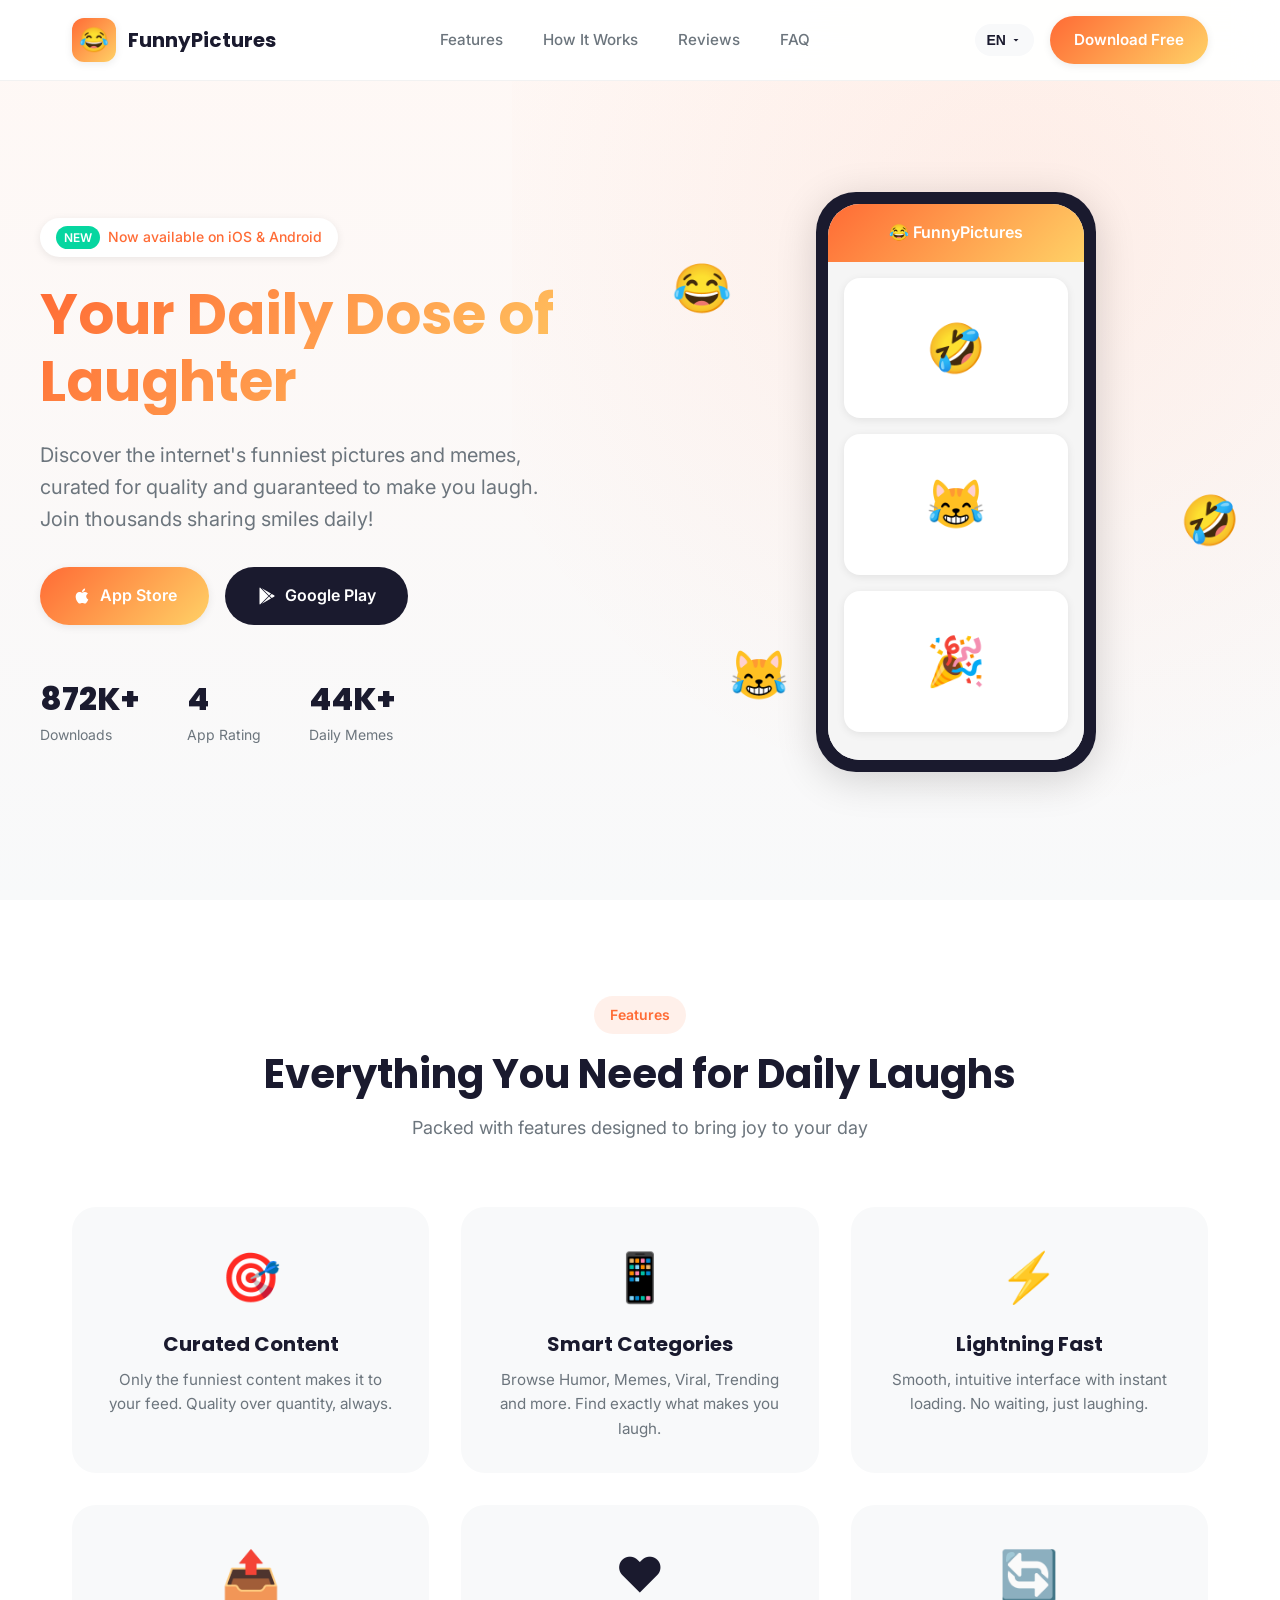
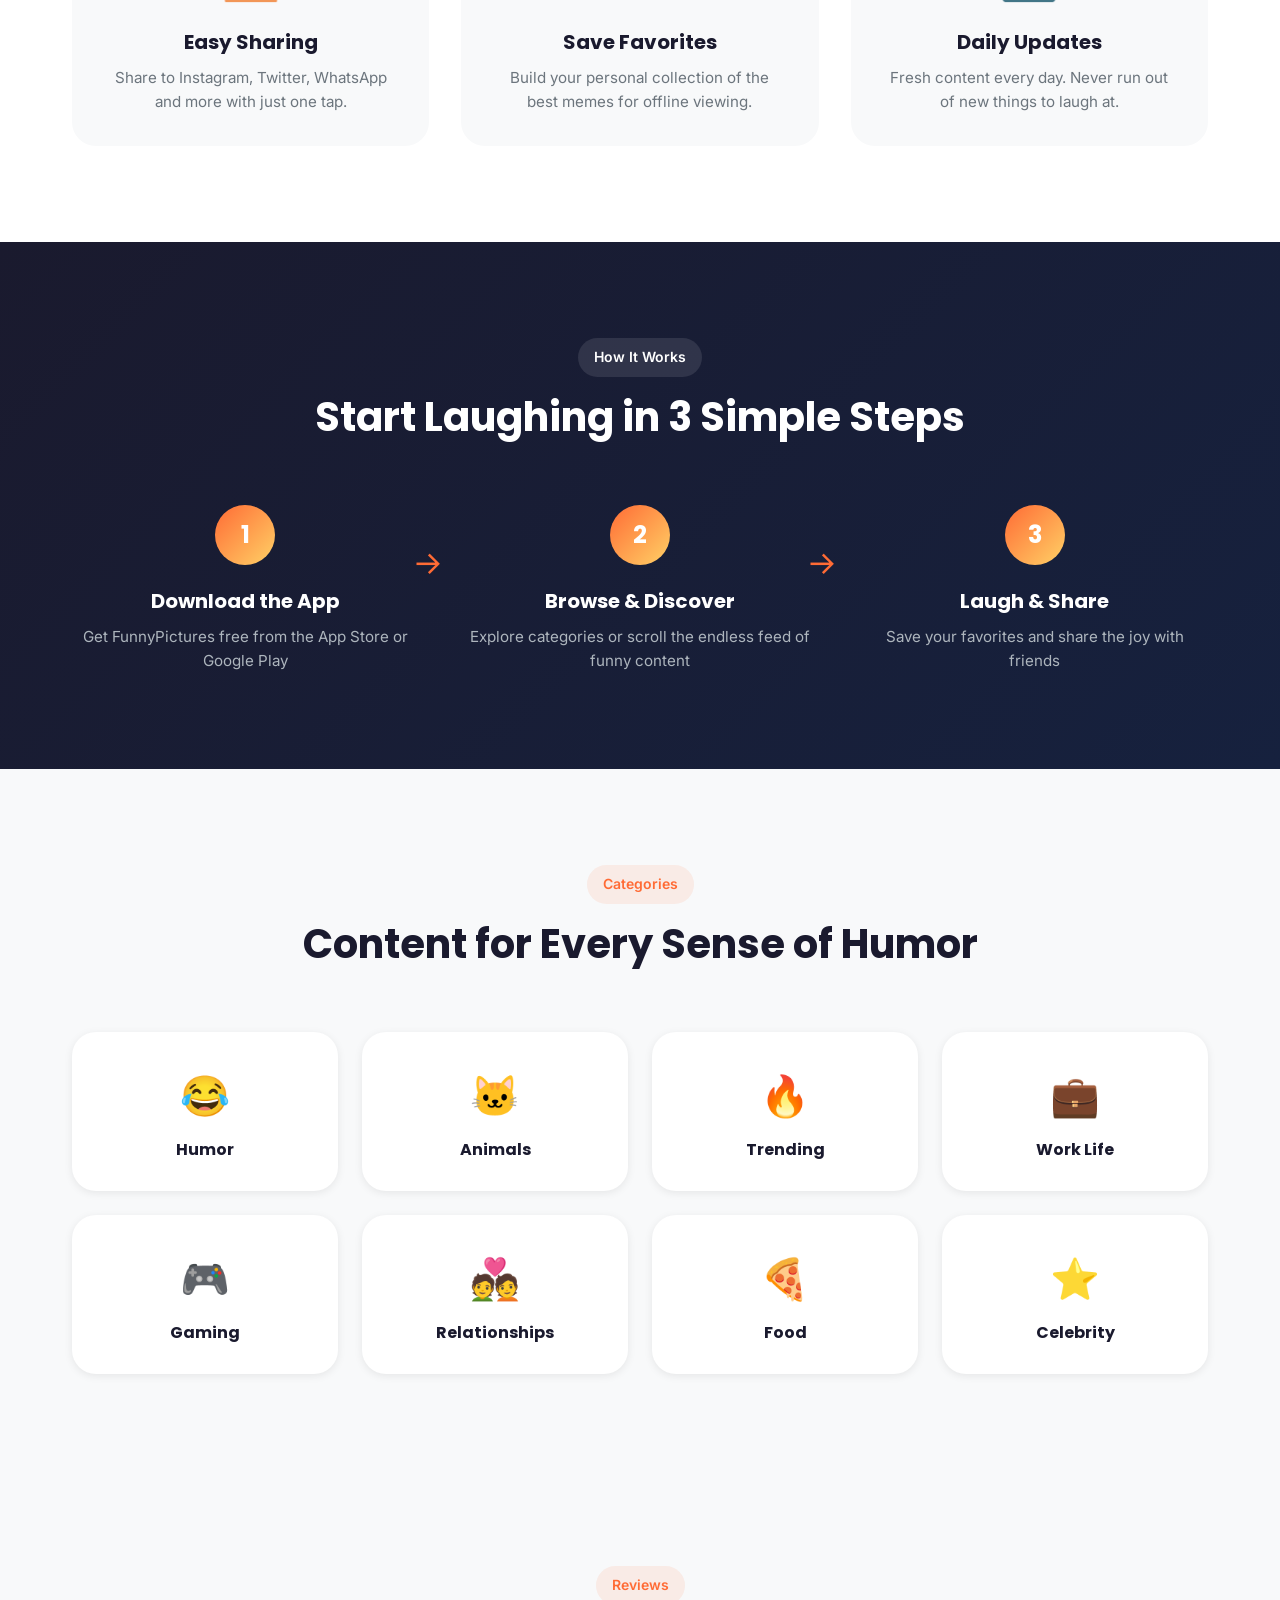
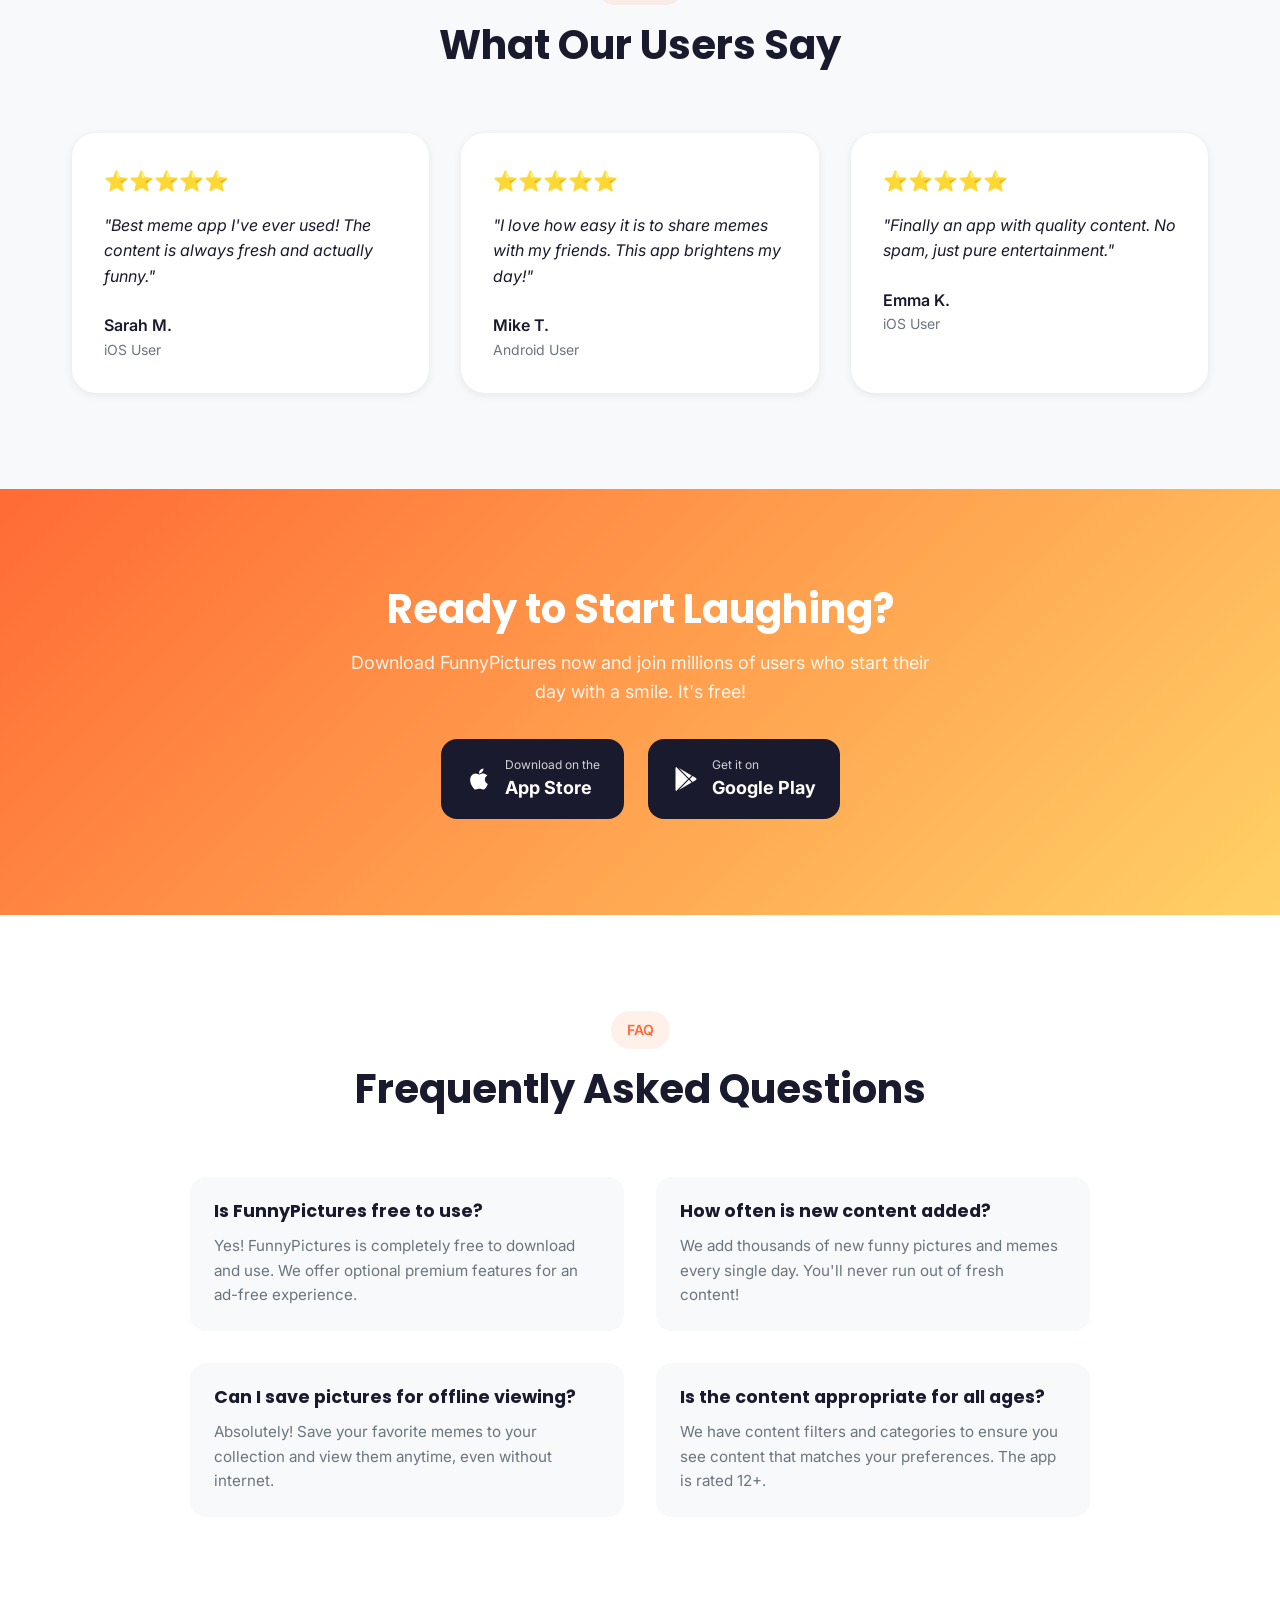
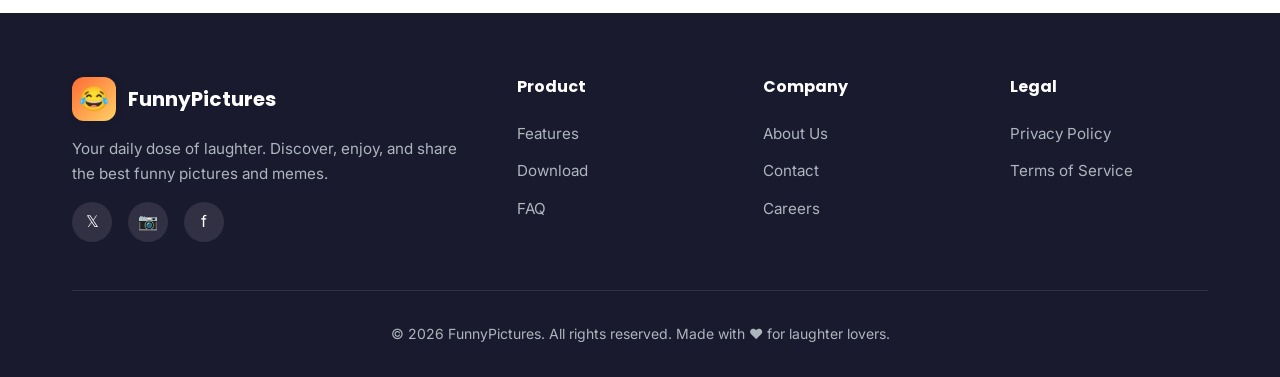
<file: index.html>
<!DOCTYPE html>
<html lang="en">
<head>
    <meta charset="UTF-8">
    <meta name="viewport" content="width=device-width, initial-scale=1.0">
    <meta name="description" content="FunnyPictures - Discover the internet's funniest pictures and memes. Daily jokes, hilarious memes, viral pics and funny quotes.">
    <meta name="keywords" content="funny pictures, memes, humor, comedy, entertainment, viral, trending, jokes, laugh">
    <title>FunnyPictures - Memes & Humor | Daily Funny Pictures App</title>
    <link rel="preconnect" href="https://fonts.googleapis.com">
    <link rel="preconnect" href="https://fonts.gstatic.com" crossorigin>
    <link href="https://fonts.googleapis.com/css2?family=Inter:wght@400;500;600;700;800&family=Poppins:wght@600;700;800&display=swap" rel="stylesheet">
    <link rel="stylesheet" href="styles.css">
</head>
<body>
    <!-- Navigation -->
    <nav id="navbar">
        <div class="nav-container">
            <a href="#" class="logo">
                <div class="logo-icon">😂</div>
                <span class="logo-text">FunnyPictures</span>
            </a>
            <ul class="nav-links">
                <li><a href="#features">Features</a></li>
                <li><a href="#how-it-works">How It Works</a></li>
                <li><a href="#testimonials">Reviews</a></li>
                <li><a href="#faq">FAQ</a></li>
            </ul>
            <div class="nav-right">
                <div class="lang-switcher">
                    <button class="lang-btn" aria-label="Select Language">
                        <span class="lang-current">EN</span>
                        <svg width="12" height="12" viewBox="0 0 24 24" fill="currentColor"><path d="M7 10l5 5 5-5z"/></svg>
                    </button>
                    <div class="lang-dropdown">
                        <a href="index.html" class="active">🇺🇸 English</a>
                        <a href="de/index.html">🇩🇪 Deutsch</a>
                        <a href="it/index.html">🇮🇹 Italiano</a>
                        <a href="ru/index.html">🇷🇺 Русский</a>
                    </div>
                </div>
                <a href="#download" class="btn btn-primary nav-cta-btn">Download Free</a>
            </div>
            <div class="mobile-menu-btn" aria-label="Menu">
                <span></span><span></span><span></span>
            </div>
        </div>
    </nav>

    <!-- Mobile Menu -->
    <div class="mobile-menu">
        <ul class="mobile-nav-links">
            <li><a href="#features">Features</a></li>
            <li><a href="#how-it-works">How It Works</a></li>
            <li><a href="#testimonials">Reviews</a></li>
            <li><a href="#faq">FAQ</a></li>
        </ul>
        <div class="mobile-lang-switcher">
            <a href="index.html" class="active">🇺🇸 EN</a>
            <a href="de/index.html">🇩🇪 DE</a>
            <a href="it/index.html">🇮🇹 IT</a>
            <a href="ru/index.html">🇷🇺 RU</a>
        </div>
        <a href="#download" class="btn btn-primary btn-block">Download Free</a>
    </div>

    <!-- Hero Section -->
    <section class="hero" id="home">
        <div class="hero-container">
            <div class="hero-content">
                <div class="hero-badge">
                    <span>NEW</span> Now available on iOS & Android
                </div>
                <h1>Your Daily Dose of Laughter</h1>
                <p class="hero-subtitle">Discover the internet's funniest pictures and memes, curated for quality and guaranteed to make you laugh. Join thousands sharing smiles daily!</p>
                <div class="hero-cta">
                    <a href="https://apps.apple.com/us/app/funnypics-funny-memes-jokes/id6755989494" target="_blank" class="btn btn-primary btn-lg">
                        <svg width="20" height="20" viewBox="0 0 24 24" fill="currentColor"><path d="M17.05 20.28c-.98.95-2.05.8-3.08.35-1.09-.46-2.09-.48-3.24 0-1.44.62-2.2.44-3.06-.35C2.79 15.25 3.51 7.59 9.05 7.31c1.35.07 2.29.74 3.08.8 1.18-.24 2.31-.93 3.57-.84 1.51.12 2.65.72 3.4 1.8-3.12 1.87-2.38 5.98.48 7.13-.57 1.5-1.31 2.99-2.54 4.09l.01-.01zM12.03 7.25c-.15-2.23 1.66-4.07 3.74-4.25.29 2.58-2.34 4.5-3.74 4.25z"/></svg>
                        App Store
                    </a>
                    <a href="https://play.google.com/store/apps/details?id=free.md036.funny_pics" target="_blank" class="btn btn-dark btn-lg">
                        <svg width="20" height="20" viewBox="0 0 24 24" fill="currentColor"><path d="M3.609 1.814L13.792 12 3.61 22.186a.996.996 0 01-.61-.92V2.734a1 1 0 01.609-.92zm10.89 10.893l2.302 2.302-10.937 6.333 8.635-8.635zm3.199-3.198l2.807 1.626a1 1 0 010 1.73l-2.808 1.626L15.206 12l2.492-2.491zM5.864 2.658L16.8 8.99l-2.302 2.302-8.634-8.634z"/></svg>
                        Google Play
                    </a>
                </div>
                <div class="hero-stats">
                    <div class="stat">
                        <span class="stat-number">1M+</span>
                        <span class="stat-label">Downloads</span>
                    </div>
                    <div class="stat">
                        <span class="stat-number">4.8</span>
                        <span class="stat-label">App Rating</span>
                    </div>
                    <div class="stat">
                        <span class="stat-number">50K+</span>
                        <span class="stat-label">Daily Memes</span>
                    </div>
                </div>
            </div>
            <div class="hero-visual">
                <div class="phone-mockup">
                    <div class="phone-screen">
                        <div class="app-preview">
                            <div class="preview-header">
                                <span>😂 FunnyPictures</span>
                            </div>
                            <div class="preview-content">
                                <div class="meme-card">🤣</div>
                                <div class="meme-card">😹</div>
                                <div class="meme-card">🎉</div>
                            </div>
                        </div>
                    </div>
                </div>
                <div class="floating-emoji emoji-1">😂</div>
                <div class="floating-emoji emoji-2">🤣</div>
                <div class="floating-emoji emoji-3">😹</div>
            </div>
        </div>
    </section>

    <!-- Features Section -->
    <section class="features" id="features">
        <div class="container">
            <div class="section-header">
                <span class="section-badge">Features</span>
                <h2>Everything You Need for Daily Laughs</h2>
                <p>Packed with features designed to bring joy to your day</p>
            </div>
            <div class="features-grid">
                <div class="feature-card">
                    <div class="feature-icon">🎯</div>
                    <h3>Curated Content</h3>
                    <p>Only the funniest content makes it to your feed. Quality over quantity, always.</p>
                </div>
                <div class="feature-card">
                    <div class="feature-icon">📱</div>
                    <h3>Smart Categories</h3>
                    <p>Browse Humor, Memes, Viral, Trending and more. Find exactly what makes you laugh.</p>
                </div>
                <div class="feature-card">
                    <div class="feature-icon">⚡</div>
                    <h3>Lightning Fast</h3>
                    <p>Smooth, intuitive interface with instant loading. No waiting, just laughing.</p>
                </div>
                <div class="feature-card">
                    <div class="feature-icon">📤</div>
                    <h3>Easy Sharing</h3>
                    <p>Share to Instagram, Twitter, WhatsApp and more with just one tap.</p>
                </div>
                <div class="feature-card">
                    <div class="feature-icon">❤️</div>
                    <h3>Save Favorites</h3>
                    <p>Build your personal collection of the best memes for offline viewing.</p>
                </div>
                <div class="feature-card">
                    <div class="feature-icon">🔄</div>
                    <h3>Daily Updates</h3>
                    <p>Fresh content every day. Never run out of new things to laugh at.</p>
                </div>
            </div>
        </div>
    </section>

    <!-- How It Works -->
    <section class="how-it-works" id="how-it-works">
        <div class="container">
            <div class="section-header">
                <span class="section-badge">How It Works</span>
                <h2>Start Laughing in 3 Simple Steps</h2>
            </div>
            <div class="steps-grid">
                <div class="step">
                    <div class="step-number">1</div>
                    <h3>Download the App</h3>
                    <p>Get FunnyPictures free from the App Store or Google Play</p>
                </div>
                <div class="step">
                    <div class="step-number">2</div>
                    <h3>Browse & Discover</h3>
                    <p>Explore categories or scroll the endless feed of funny content</p>
                </div>
                <div class="step">
                    <div class="step-number">3</div>
                    <h3>Laugh & Share</h3>
                    <p>Save your favorites and share the joy with friends</p>
                </div>
            </div>
        </div>
    </section>

    <!-- Categories Showcase -->
    <section class="categories" id="categories">
        <div class="container">
            <div class="section-header">
                <span class="section-badge">Categories</span>
                <h2>Content for Every Sense of Humor</h2>
            </div>
            <div class="categories-grid">
                <div class="category-card">
                    <span class="category-emoji">😂</span>
                    <h4>Humor</h4>
                </div>
                <div class="category-card">
                    <span class="category-emoji">🐱</span>
                    <h4>Animals</h4>
                </div>
                <div class="category-card">
                    <span class="category-emoji">🔥</span>
                    <h4>Trending</h4>
                </div>
                <div class="category-card">
                    <span class="category-emoji">💼</span>
                    <h4>Work Life</h4>
                </div>
                <div class="category-card">
                    <span class="category-emoji">🎮</span>
                    <h4>Gaming</h4>
                </div>
                <div class="category-card">
                    <span class="category-emoji">💑</span>
                    <h4>Relationships</h4>
                </div>
                <div class="category-card">
                    <span class="category-emoji">🍕</span>
                    <h4>Food</h4>
                </div>
                <div class="category-card">
                    <span class="category-emoji">⭐</span>
                    <h4>Celebrity</h4>
                </div>
            </div>
        </div>
    </section>

    <!-- Testimonials -->
    <section class="testimonials" id="testimonials">
        <div class="container">
            <div class="section-header">
                <span class="section-badge">Reviews</span>
                <h2>What Our Users Say</h2>
            </div>
            <div class="testimonials-grid">
                <div class="testimonial-card">
                    <div class="stars">⭐⭐⭐⭐⭐</div>
                    <p>"Best meme app I've ever used! The content is always fresh and actually funny."</p>
                    <div class="testimonial-author">
                        <span class="author-name">Sarah M.</span>
                        <span class="author-platform">iOS User</span>
                    </div>
                </div>
                <div class="testimonial-card">
                    <div class="stars">⭐⭐⭐⭐⭐</div>
                    <p>"I love how easy it is to share memes with my friends. This app brightens my day!"</p>
                    <div class="testimonial-author">
                        <span class="author-name">Mike T.</span>
                        <span class="author-platform">Android User</span>
                    </div>
                </div>
                <div class="testimonial-card">
                    <div class="stars">⭐⭐⭐⭐⭐</div>
                    <p>"Finally an app with quality content. No spam, just pure entertainment."</p>
                    <div class="testimonial-author">
                        <span class="author-name">Emma K.</span>
                        <span class="author-platform">iOS User</span>
                    </div>
                </div>
            </div>
        </div>
    </section>

    <!-- Download Section -->
    <section class="download" id="download">
        <div class="container">
            <div class="download-content">
                <h2>Ready to Start Laughing?</h2>
                <p>Download FunnyPictures now and join millions of users who start their day with a smile. It's free!</p>
                <div class="download-buttons">
                    <a href="https://apps.apple.com/us/app/funnypics-funny-memes-jokes/id6755989494" target="_blank" class="store-btn">
                        <svg width="28" height="28" viewBox="0 0 24 24" fill="currentColor"><path d="M17.05 20.28c-.98.95-2.05.8-3.08.35-1.09-.46-2.09-.48-3.24 0-1.44.62-2.2.44-3.06-.35C2.79 15.25 3.51 7.59 9.05 7.31c1.35.07 2.29.74 3.08.8 1.18-.24 2.31-.93 3.57-.84 1.51.12 2.65.72 3.4 1.8-3.12 1.87-2.38 5.98.48 7.13-.57 1.5-1.31 2.99-2.54 4.09l.01-.01zM12.03 7.25c-.15-2.23 1.66-4.07 3.74-4.25.29 2.58-2.34 4.5-3.74 4.25z"/></svg>
                        <div class="store-text">
                            <span>Download on the</span>
                            <strong>App Store</strong>
                        </div>
                    </a>
                    <a href="https://play.google.com/store/apps/details?id=free.md036.funny_pics" target="_blank" class="store-btn">
                        <svg width="28" height="28" viewBox="0 0 24 24" fill="currentColor"><path d="M3.609 1.814L13.792 12 3.61 22.186a.996.996 0 01-.61-.92V2.734a1 1 0 01.609-.92zm10.89 10.893l2.302 2.302-10.937 6.333 8.635-8.635zm3.199-3.198l2.807 1.626a1 1 0 010 1.73l-2.808 1.626L15.206 12l2.492-2.491zM5.864 2.658L16.8 8.99l-2.302 2.302-8.634-8.634z"/></svg>
                        <div class="store-text">
                            <span>Get it on</span>
                            <strong>Google Play</strong>
                        </div>
                    </a>
                </div>
            </div>
        </div>
    </section>

    <!-- FAQ Section -->
    <section class="faq" id="faq">
        <div class="container">
            <div class="section-header">
                <span class="section-badge">FAQ</span>
                <h2>Frequently Asked Questions</h2>
            </div>
            <div class="faq-grid">
                <div class="faq-item">
                    <h4>Is FunnyPictures free to use?</h4>
                    <p>Yes! FunnyPictures is completely free to download and use. We offer optional premium features for an ad-free experience.</p>
                </div>
                <div class="faq-item">
                    <h4>How often is new content added?</h4>
                    <p>We add thousands of new funny pictures and memes every single day. You'll never run out of fresh content!</p>
                </div>
                <div class="faq-item">
                    <h4>Can I save pictures for offline viewing?</h4>
                    <p>Absolutely! Save your favorite memes to your collection and view them anytime, even without internet.</p>
                </div>
                <div class="faq-item">
                    <h4>Is the content appropriate for all ages?</h4>
                    <p>We have content filters and categories to ensure you see content that matches your preferences. The app is rated 12+.</p>
                </div>
            </div>
        </div>
    </section>

    <!-- Footer -->
    <footer>
        <div class="container">
            <div class="footer-grid">
                <div class="footer-brand">
                    <a href="#" class="logo">
                        <div class="logo-icon">😂</div>
                        <span class="logo-text">FunnyPictures</span>
                    </a>
                    <p>Your daily dose of laughter. Discover, enjoy, and share the best funny pictures and memes.</p>
                    <div class="social-links">
                        <a href="#" aria-label="Twitter">𝕏</a>
                        <a href="#" aria-label="Instagram">📷</a>
                        <a href="#" aria-label="Facebook">f</a>
                    </div>
                </div>
                <div class="footer-links">
                    <h4>Product</h4>
                    <ul>
                        <li><a href="#features">Features</a></li>
                        <li><a href="#download">Download</a></li>
                        <li><a href="#faq">FAQ</a></li>
                    </ul>
                </div>
                <div class="footer-links">
                    <h4>Company</h4>
                    <ul>
                        <li><a href="#">About Us</a></li>
                        <li><a href="#">Contact</a></li>
                        <li><a href="#">Careers</a></li>
                    </ul>
                </div>
                <div class="footer-links">
                    <h4>Legal</h4>
                    <ul>
                        <li><a href="privacy-policy.html">Privacy Policy</a></li>
                        <li><a href="terms.html">Terms of Service</a></li>
                    </ul>
                </div>
            </div>
            <div class="footer-bottom">
                <p>&copy; <span class="js-current-year"></span> FunnyPictures. All rights reserved. Made with ❤️ for laughter lovers.</p>
            </div>
        </div>
    </footer>

    <script src="script.js"></script>
</body>
</html>
</file>
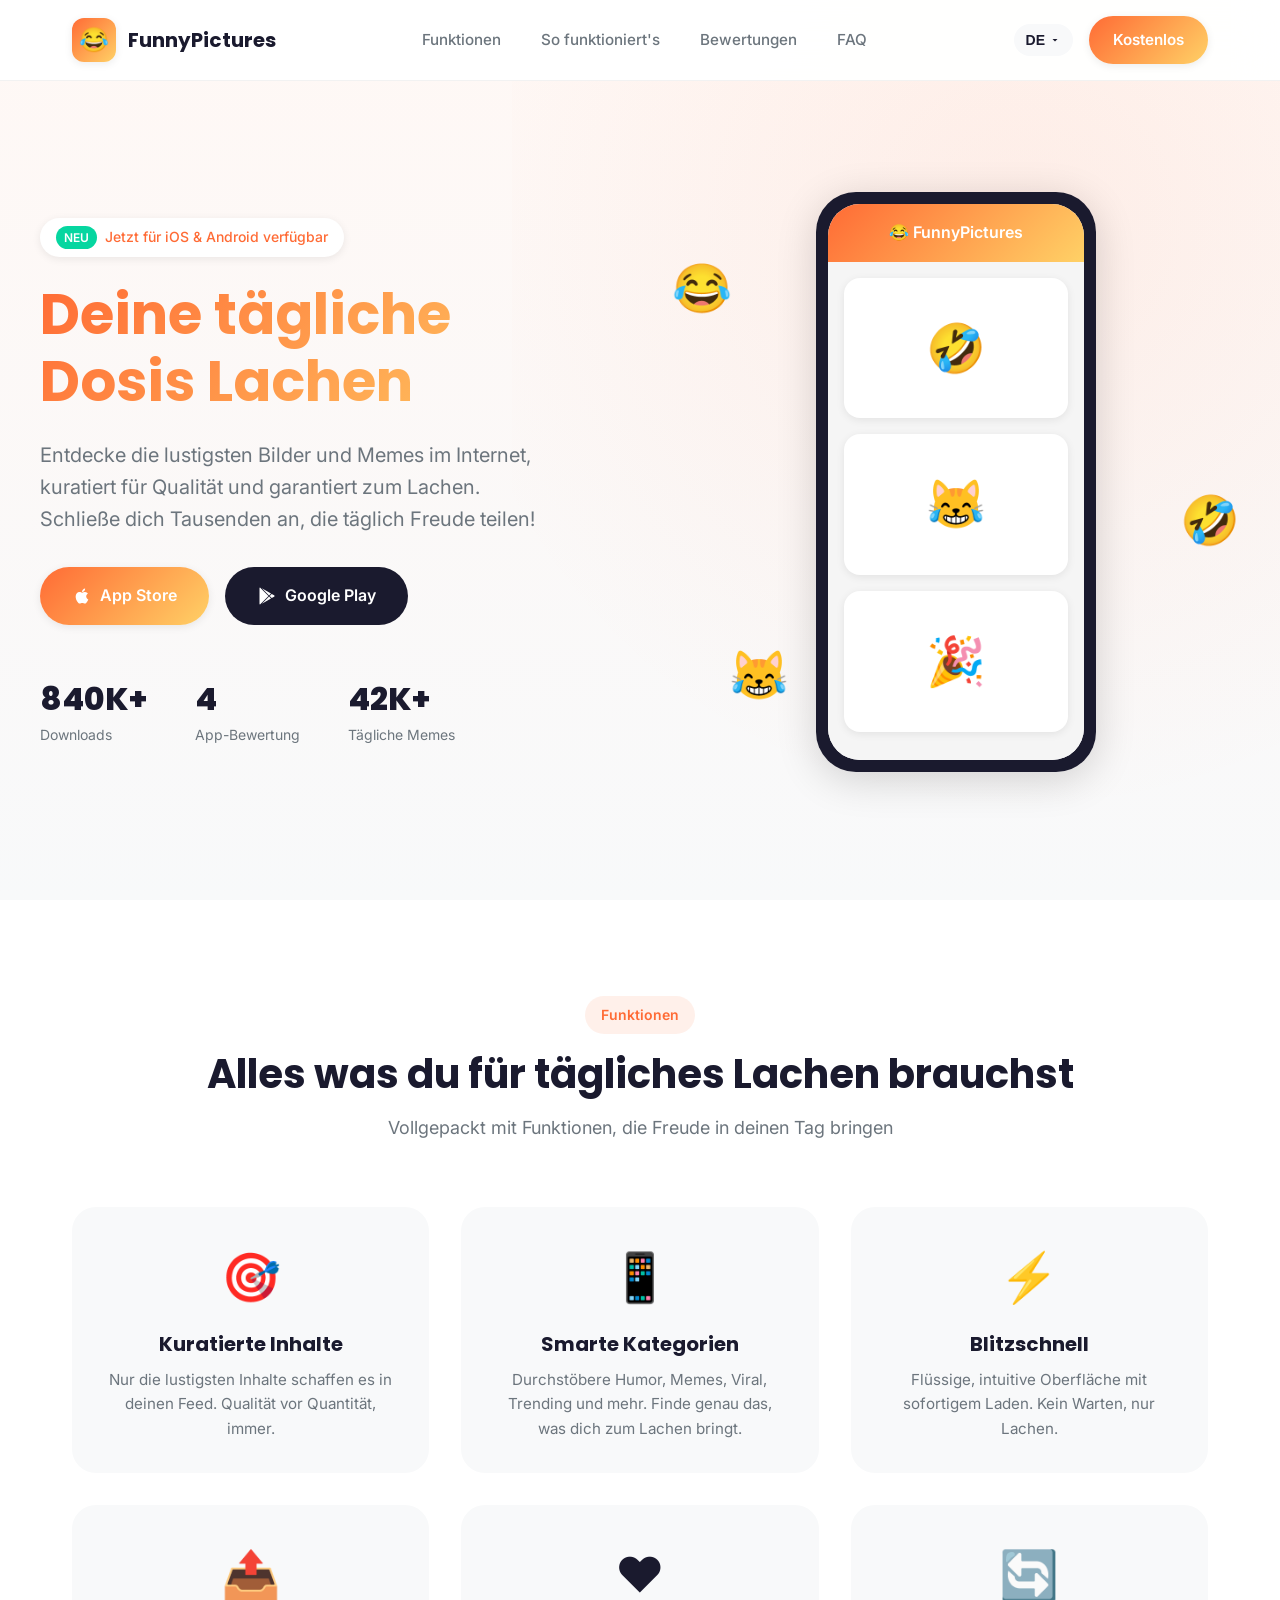
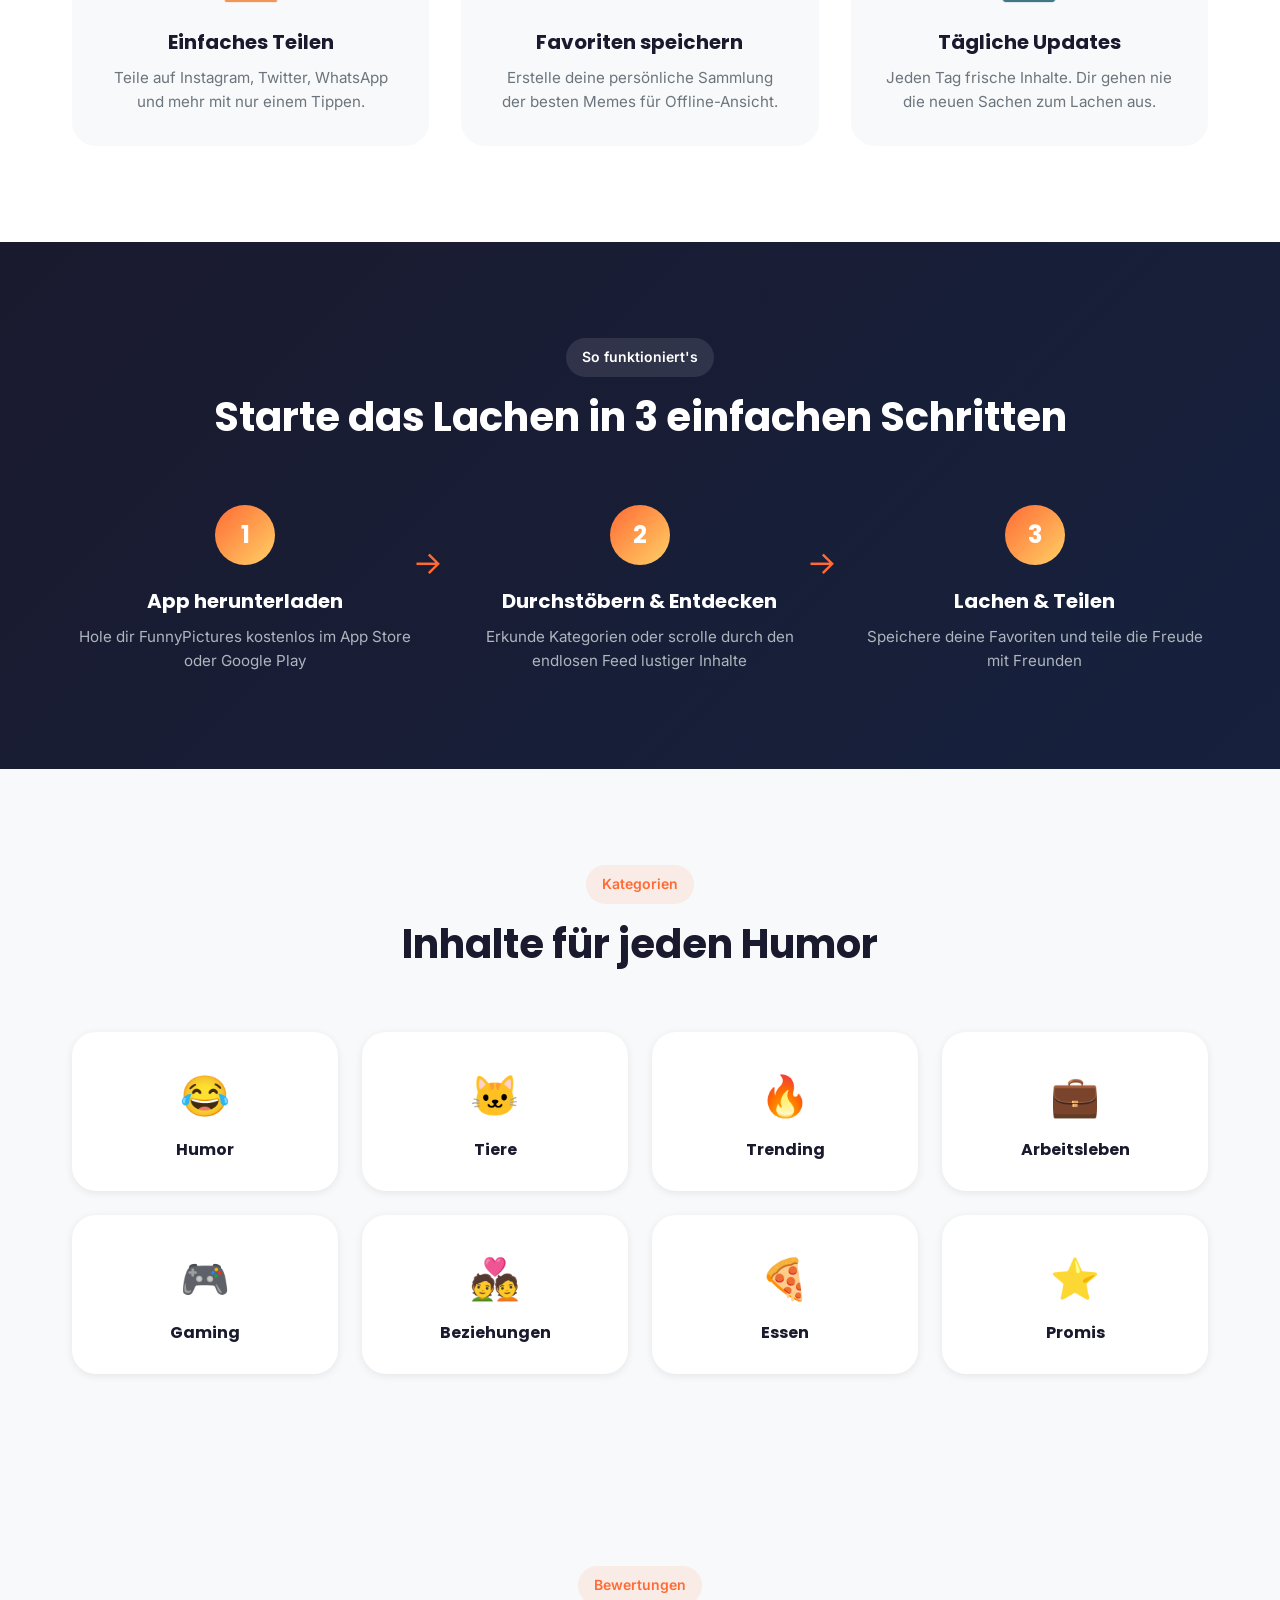
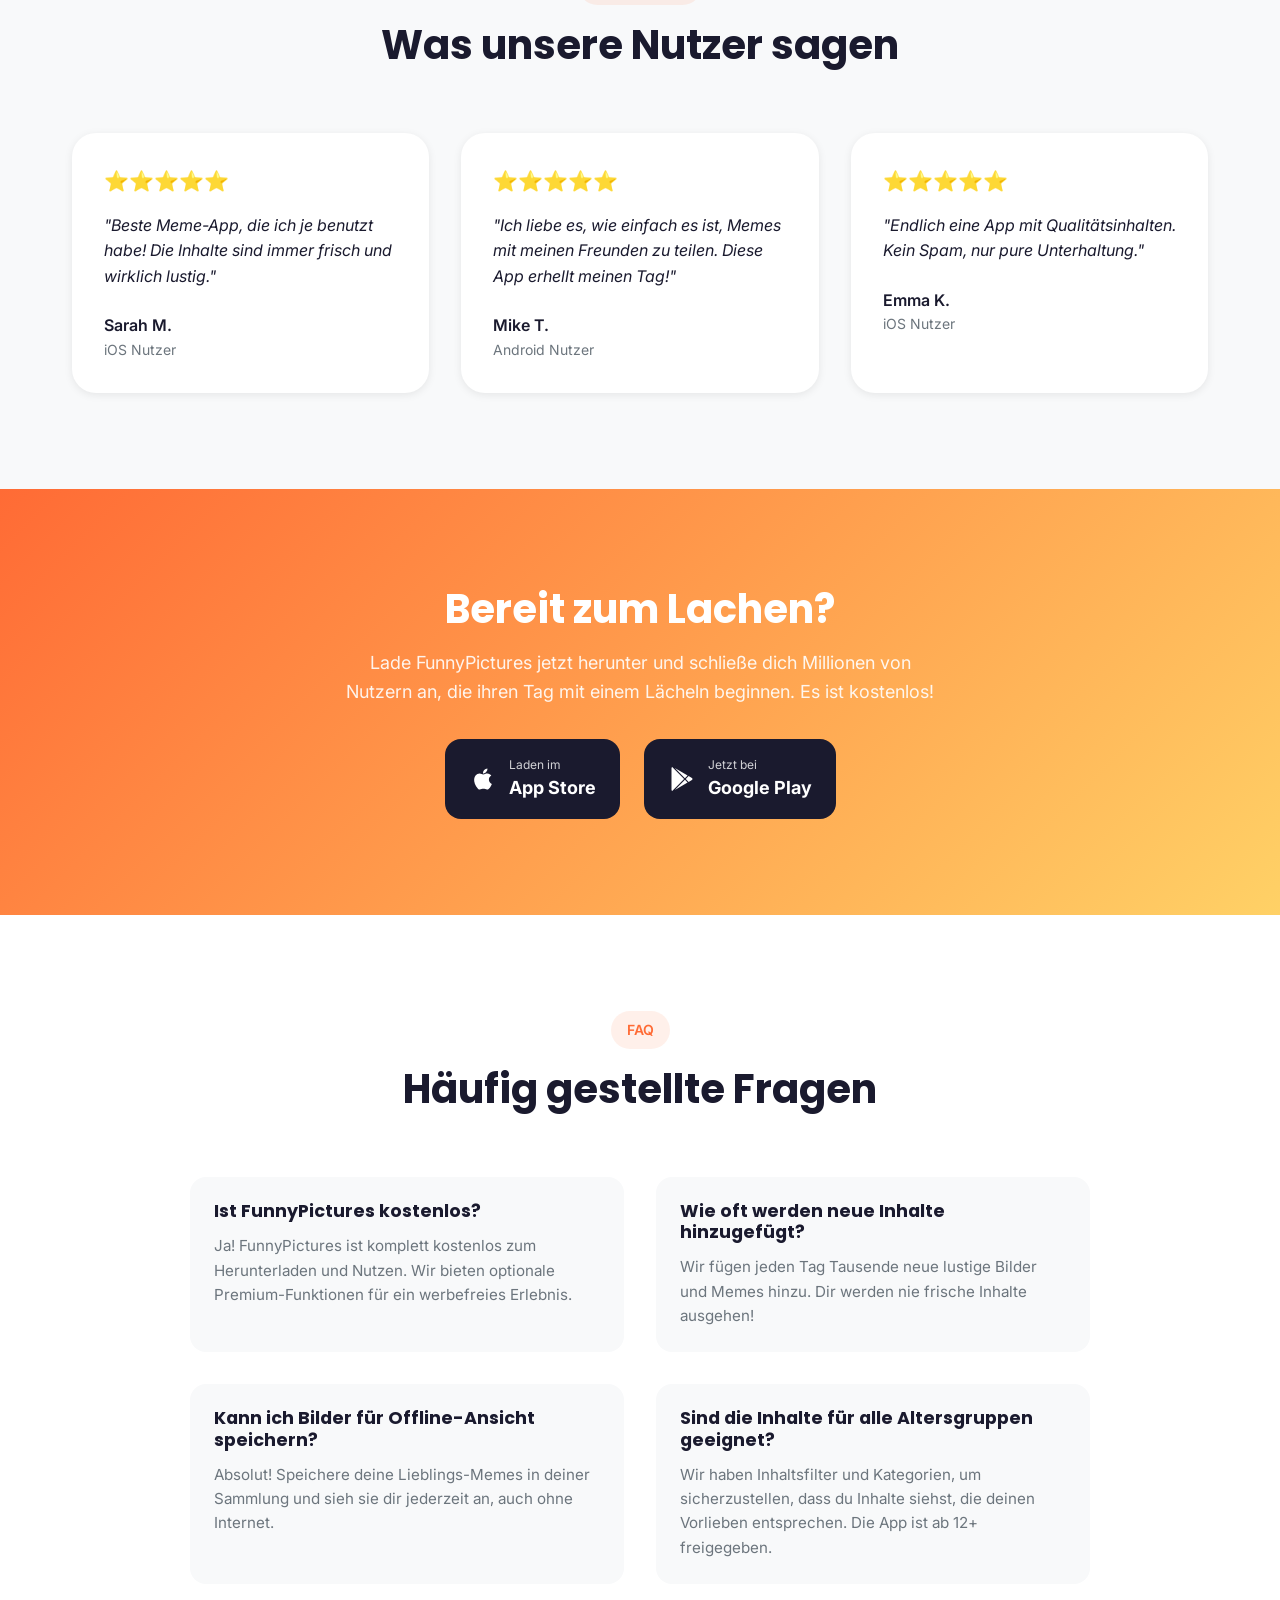
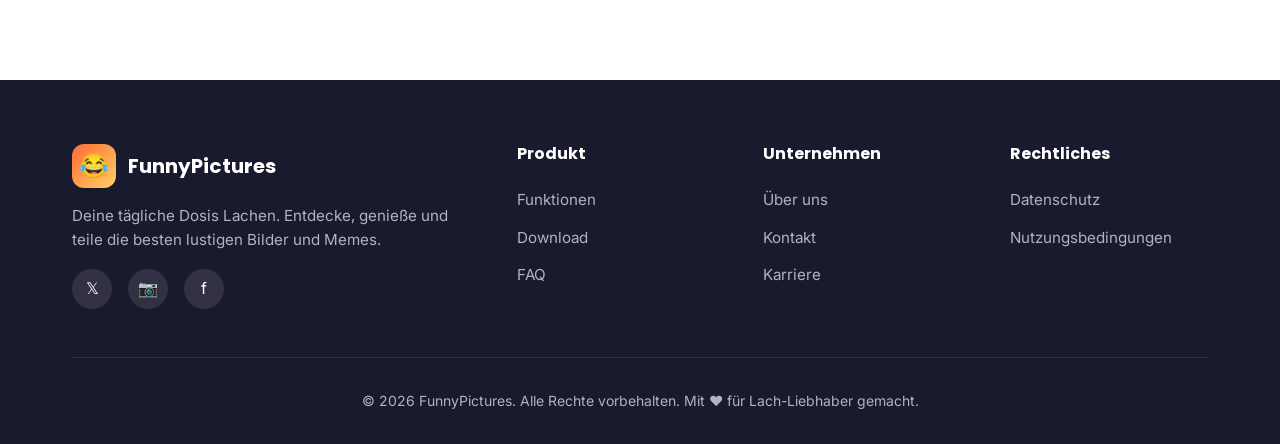
<file: de/index.html>
<!DOCTYPE html>
<html lang="de">
<head>
    <meta charset="UTF-8">
    <meta name="viewport" content="width=device-width, initial-scale=1.0">
    <meta name="description" content="FunnyPictures - Entdecke die lustigsten Bilder und Memes im Internet. Tägliche Witze, witzige Memes, virale Bilder und lustige Sprüche.">
    <meta name="keywords" content="lustige bilder, memes, humor, comedy, unterhaltung, viral, trending, witze, lachen">
    <title>FunnyPictures - Memes & Humor | Tägliche Lustige Bilder App</title>
    <link rel="preconnect" href="https://fonts.googleapis.com">
    <link rel="preconnect" href="https://fonts.gstatic.com" crossorigin>
    <link href="https://fonts.googleapis.com/css2?family=Inter:wght@400;500;600;700;800&family=Poppins:wght@600;700;800&display=swap" rel="stylesheet">
    <link rel="stylesheet" href="../styles.css">
</head>
<body>
<!-- Navigation -->
<nav id="navbar">
    <div class="nav-container">
        <a href="#" class="logo">
            <div class="logo-icon">😂</div>
            <span class="logo-text">FunnyPictures</span>
        </a>
        <ul class="nav-links">
            <li><a href="#features">Funktionen</a></li>
            <li><a href="#how-it-works">So funktioniert's</a></li>
            <li><a href="#testimonials">Bewertungen</a></li>
            <li><a href="#faq">FAQ</a></li>
        </ul>
        <div class="nav-right">
            <div class="lang-switcher">
                <button class="lang-btn" aria-label="Sprache wählen">
                    <span class="lang-current">DE</span>
                    <svg width="12" height="12" viewBox="0 0 24 24" fill="currentColor"><path d="M7 10l5 5 5-5z"/></svg>
                </button>
                <div class="lang-dropdown">
                    <a href="../index.html">🇺🇸 English</a>
                    <a href="index.html" class="active">🇩🇪 Deutsch</a>
                    <a href="../it/index.html">🇮🇹 Italiano</a>
                    <a href="../ru/index.html">🇷🇺 Русский</a>
                </div>
            </div>
            <a href="#download" class="btn btn-primary nav-cta-btn">Kostenlos</a>
        </div>
        <div class="mobile-menu-btn" aria-label="Menü">
            <span></span><span></span><span></span>
        </div>
    </div>
</nav>

<!-- Mobile Menu -->
<div class="mobile-menu">
    <ul class="mobile-nav-links">
        <li><a href="#features">Funktionen</a></li>
        <li><a href="#how-it-works">So funktioniert's</a></li>
        <li><a href="#testimonials">Bewertungen</a></li>
        <li><a href="#faq">FAQ</a></li>
    </ul>
    <div class="mobile-lang-switcher">
        <a href="../index.html">🇺🇸 EN</a>
        <a href="index.html" class="active">🇩🇪 DE</a>
        <a href="../it/index.html">🇮🇹 IT</a>
        <a href="../ru/index.html">🇷🇺 RU</a>
    </div>
    <a href="#download" class="btn btn-primary btn-block">Kostenlos herunterladen</a>
</div>

<!-- Hero Section -->
<section class="hero" id="home">
    <div class="hero-container">
        <div class="hero-content">
            <div class="hero-badge">
                <span>NEU</span> Jetzt für iOS & Android verfügbar
            </div>
            <h1>Deine tägliche Dosis Lachen</h1>
            <p class="hero-subtitle">Entdecke die lustigsten Bilder und Memes im Internet, kuratiert für Qualität und garantiert zum Lachen. Schließe dich Tausenden an, die täglich Freude teilen!</p>
            <div class="hero-cta">
                <a href="https://apps.apple.com/us/app/funnypics-funny-memes-jokes/id6755989494" target="_blank" class="btn btn-primary btn-lg">
                    <svg width="20" height="20" viewBox="0 0 24 24" fill="currentColor"><path d="M17.05 20.28c-.98.95-2.05.8-3.08.35-1.09-.46-2.09-.48-3.24 0-1.44.62-2.2.44-3.06-.35C2.79 15.25 3.51 7.59 9.05 7.31c1.35.07 2.29.74 3.08.8 1.18-.24 2.31-.93 3.57-.84 1.51.12 2.65.72 3.4 1.8-3.12 1.87-2.38 5.98.48 7.13-.57 1.5-1.31 2.99-2.54 4.09l.01-.01zM12.03 7.25c-.15-2.23 1.66-4.07 3.74-4.25.29 2.58-2.34 4.5-3.74 4.25z"/></svg>
                    App Store
                </a>
                <a href="https://play.google.com/store/apps/details?id=free.md036.funny_pics" target="_blank" class="btn btn-dark btn-lg">
                    <svg width="20" height="20" viewBox="0 0 24 24" fill="currentColor"><path d="M3.609 1.814L13.792 12 3.61 22.186a.996.996 0 01-.61-.92V2.734a1 1 0 01.609-.92zm10.89 10.893l2.302 2.302-10.937 6.333 8.635-8.635zm3.199-3.198l2.807 1.626a1 1 0 010 1.73l-2.808 1.626L15.206 12l2.492-2.491zM5.864 2.658L16.8 8.99l-2.302 2.302-8.634-8.634z"/></svg>
                    Google Play
                </a>
            </div>
            <div class="hero-stats">
                <div class="stat">
                    <span class="stat-number">1M+</span>
                    <span class="stat-label">Downloads</span>
                </div>
                <div class="stat">
                    <span class="stat-number">4.8</span>
                    <span class="stat-label">App-Bewertung</span>
                </div>
                <div class="stat">
                    <span class="stat-number">50K+</span>
                    <span class="stat-label">Tägliche Memes</span>
                </div>
            </div>
        </div>
        <div class="hero-visual">
            <div class="phone-mockup">
                <div class="phone-screen">
                    <div class="app-preview">
                        <div class="preview-header">
                            <span>😂 FunnyPictures</span>
                        </div>
                        <div class="preview-content">
                            <div class="meme-card">🤣</div>
                            <div class="meme-card">😹</div>
                            <div class="meme-card">🎉</div>
                        </div>
                    </div>
                </div>
            </div>
            <div class="floating-emoji emoji-1">😂</div>
            <div class="floating-emoji emoji-2">🤣</div>
            <div class="floating-emoji emoji-3">😹</div>
        </div>
    </div>
</section>

<!-- Features Section -->
<section class="features" id="features">
    <div class="container">
        <div class="section-header">
            <span class="section-badge">Funktionen</span>
            <h2>Alles was du für tägliches Lachen brauchst</h2>
            <p>Vollgepackt mit Funktionen, die Freude in deinen Tag bringen</p>
        </div>
        <div class="features-grid">
            <div class="feature-card">
                <div class="feature-icon">🎯</div>
                <h3>Kuratierte Inhalte</h3>
                <p>Nur die lustigsten Inhalte schaffen es in deinen Feed. Qualität vor Quantität, immer.</p>
            </div>
            <div class="feature-card">
                <div class="feature-icon">📱</div>
                <h3>Smarte Kategorien</h3>
                <p>Durchstöbere Humor, Memes, Viral, Trending und mehr. Finde genau das, was dich zum Lachen bringt.</p>
            </div>
            <div class="feature-card">
                <div class="feature-icon">⚡</div>
                <h3>Blitzschnell</h3>
                <p>Flüssige, intuitive Oberfläche mit sofortigem Laden. Kein Warten, nur Lachen.</p>
            </div>
            <div class="feature-card">
                <div class="feature-icon">📤</div>
                <h3>Einfaches Teilen</h3>
                <p>Teile auf Instagram, Twitter, WhatsApp und mehr mit nur einem Tippen.</p>
            </div>
            <div class="feature-card">
                <div class="feature-icon">❤️</div>
                <h3>Favoriten speichern</h3>
                <p>Erstelle deine persönliche Sammlung der besten Memes für Offline-Ansicht.</p>
            </div>
            <div class="feature-card">
                <div class="feature-icon">🔄</div>
                <h3>Tägliche Updates</h3>
                <p>Jeden Tag frische Inhalte. Dir gehen nie die neuen Sachen zum Lachen aus.</p>
            </div>
        </div>
    </div>
</section>

<!-- How It Works -->
<section class="how-it-works" id="how-it-works">
    <div class="container">
        <div class="section-header">
            <span class="section-badge">So funktioniert's</span>
            <h2>Starte das Lachen in 3 einfachen Schritten</h2>
        </div>
        <div class="steps-grid">
            <div class="step">
                <div class="step-number">1</div>
                <h3>App herunterladen</h3>
                <p>Hole dir FunnyPictures kostenlos im App Store oder Google Play</p>
            </div>
            <div class="step">
                <div class="step-number">2</div>
                <h3>Durchstöbern & Entdecken</h3>
                <p>Erkunde Kategorien oder scrolle durch den endlosen Feed lustiger Inhalte</p>
            </div>
            <div class="step">
                <div class="step-number">3</div>
                <h3>Lachen & Teilen</h3>
                <p>Speichere deine Favoriten und teile die Freude mit Freunden</p>
            </div>
        </div>
    </div>
</section>

<!-- Categories Showcase -->
<section class="categories" id="categories">
    <div class="container">
        <div class="section-header">
            <span class="section-badge">Kategorien</span>
            <h2>Inhalte für jeden Humor</h2>
        </div>
        <div class="categories-grid">
            <div class="category-card">
                <span class="category-emoji">😂</span>
                <h4>Humor</h4>
            </div>
            <div class="category-card">
                <span class="category-emoji">🐱</span>
                <h4>Tiere</h4>
            </div>
            <div class="category-card">
                <span class="category-emoji">🔥</span>
                <h4>Trending</h4>
            </div>
            <div class="category-card">
                <span class="category-emoji">💼</span>
                <h4>Arbeitsleben</h4>
            </div>
            <div class="category-card">
                <span class="category-emoji">🎮</span>
                <h4>Gaming</h4>
            </div>
            <div class="category-card">
                <span class="category-emoji">💑</span>
                <h4>Beziehungen</h4>
            </div>
            <div class="category-card">
                <span class="category-emoji">🍕</span>
                <h4>Essen</h4>
            </div>
            <div class="category-card">
                <span class="category-emoji">⭐</span>
                <h4>Promis</h4>
            </div>
        </div>
    </div>
</section>

<!-- Testimonials -->
<section class="testimonials" id="testimonials">
    <div class="container">
        <div class="section-header">
            <span class="section-badge">Bewertungen</span>
            <h2>Was unsere Nutzer sagen</h2>
        </div>
        <div class="testimonials-grid">
            <div class="testimonial-card">
                <div class="stars">⭐⭐⭐⭐⭐</div>
                <p>"Beste Meme-App, die ich je benutzt habe! Die Inhalte sind immer frisch und wirklich lustig."</p>
                <div class="testimonial-author">
                    <span class="author-name">Sarah M.</span>
                    <span class="author-platform">iOS Nutzer</span>
                </div>
            </div>
            <div class="testimonial-card">
                <div class="stars">⭐⭐⭐⭐⭐</div>
                <p>"Ich liebe es, wie einfach es ist, Memes mit meinen Freunden zu teilen. Diese App erhellt meinen Tag!"</p>
                <div class="testimonial-author">
                    <span class="author-name">Mike T.</span>
                    <span class="author-platform">Android Nutzer</span>
                </div>
            </div>
            <div class="testimonial-card">
                <div class="stars">⭐⭐⭐⭐⭐</div>
                <p>"Endlich eine App mit Qualitätsinhalten. Kein Spam, nur pure Unterhaltung."</p>
                <div class="testimonial-author">
                    <span class="author-name">Emma K.</span>
                    <span class="author-platform">iOS Nutzer</span>
                </div>
            </div>
        </div>
    </div>
</section>

<!-- Download Section -->
<section class="download" id="download">
    <div class="container">
        <div class="download-content">
            <h2>Bereit zum Lachen?</h2>
            <p>Lade FunnyPictures jetzt herunter und schließe dich Millionen von Nutzern an, die ihren Tag mit einem Lächeln beginnen. Es ist kostenlos!</p>
            <div class="download-buttons">
                <a href="https://apps.apple.com/us/app/funnypics-funny-memes-jokes/id6755989494" target="_blank" class="store-btn">
                    <svg width="28" height="28" viewBox="0 0 24 24" fill="currentColor"><path d="M17.05 20.28c-.98.95-2.05.8-3.08.35-1.09-.46-2.09-.48-3.24 0-1.44.62-2.2.44-3.06-.35C2.79 15.25 3.51 7.59 9.05 7.31c1.35.07 2.29.74 3.08.8 1.18-.24 2.31-.93 3.57-.84 1.51.12 2.65.72 3.4 1.8-3.12 1.87-2.38 5.98.48 7.13-.57 1.5-1.31 2.99-2.54 4.09l.01-.01zM12.03 7.25c-.15-2.23 1.66-4.07 3.74-4.25.29 2.58-2.34 4.5-3.74 4.25z"/></svg>
                    <div class="store-text">
                        <span>Laden im</span>
                        <strong>App Store</strong>
                    </div>
                </a>
                <a href="https://play.google.com/store/apps/details?id=free.md036.funny_pics" target="_blank" class="store-btn">
                    <svg width="28" height="28" viewBox="0 0 24 24" fill="currentColor"><path d="M3.609 1.814L13.792 12 3.61 22.186a.996.996 0 01-.61-.92V2.734a1 1 0 01.609-.92zm10.89 10.893l2.302 2.302-10.937 6.333 8.635-8.635zm3.199-3.198l2.807 1.626a1 1 0 010 1.73l-2.808 1.626L15.206 12l2.492-2.491zM5.864 2.658L16.8 8.99l-2.302 2.302-8.634-8.634z"/></svg>
                    <div class="store-text">
                        <span>Jetzt bei</span>
                        <strong>Google Play</strong>
                    </div>
                </a>
            </div>
        </div>
    </div>
</section>

<!-- FAQ Section -->
<section class="faq" id="faq">
    <div class="container">
        <div class="section-header">
            <span class="section-badge">FAQ</span>
            <h2>Häufig gestellte Fragen</h2>
        </div>
        <div class="faq-grid">
            <div class="faq-item">
                <h4>Ist FunnyPictures kostenlos?</h4>
                <p>Ja! FunnyPictures ist komplett kostenlos zum Herunterladen und Nutzen. Wir bieten optionale Premium-Funktionen für ein werbefreies Erlebnis.</p>
            </div>
            <div class="faq-item">
                <h4>Wie oft werden neue Inhalte hinzugefügt?</h4>
                <p>Wir fügen jeden Tag Tausende neue lustige Bilder und Memes hinzu. Dir werden nie frische Inhalte ausgehen!</p>
            </div>
            <div class="faq-item">
                <h4>Kann ich Bilder für Offline-Ansicht speichern?</h4>
                <p>Absolut! Speichere deine Lieblings-Memes in deiner Sammlung und sieh sie dir jederzeit an, auch ohne Internet.</p>
            </div>
            <div class="faq-item">
                <h4>Sind die Inhalte für alle Altersgruppen geeignet?</h4>
                <p>Wir haben Inhaltsfilter und Kategorien, um sicherzustellen, dass du Inhalte siehst, die deinen Vorlieben entsprechen. Die App ist ab 12+ freigegeben.</p>
            </div>
        </div>
    </div>
</section>

<!-- Footer -->
<footer>
    <div class="container">
        <div class="footer-grid">
            <div class="footer-brand">
                <a href="#" class="logo">
                    <div class="logo-icon">😂</div>
                    <span class="logo-text">FunnyPictures</span>
                </a>
                <p>Deine tägliche Dosis Lachen. Entdecke, genieße und teile die besten lustigen Bilder und Memes.</p>
                <div class="social-links">
                    <a href="#" aria-label="Twitter">𝕏</a>
                    <a href="#" aria-label="Instagram">📷</a>
                    <a href="#" aria-label="Facebook">f</a>
                </div>
            </div>
            <div class="footer-links">
                <h4>Produkt</h4>
                <ul>
                    <li><a href="#features">Funktionen</a></li>
                    <li><a href="#download">Download</a></li>
                    <li><a href="#faq">FAQ</a></li>
                </ul>
            </div>
            <div class="footer-links">
                <h4>Unternehmen</h4>
                <ul>
                    <li><a href="#">Über uns</a></li>
                    <li><a href="#">Kontakt</a></li>
                    <li><a href="#">Karriere</a></li>
                </ul>
            </div>
            <div class="footer-links">
                <h4>Rechtliches</h4>
                <ul>
                    <li><a href="../privacy-policy.html">Datenschutz</a></li>
                    <li><a href="../terms.html">Nutzungsbedingungen</a></li>
                </ul>
            </div>
        </div>
        <div class="footer-bottom">
            <p>&copy; <span class="js-current-year"></span> FunnyPictures. Alle Rechte vorbehalten. Mit ❤️ für Lach-Liebhaber gemacht.</p>
        </div>
    </div>
</footer>

<script src="../script.js"></script>
</body>
</html>
</file>
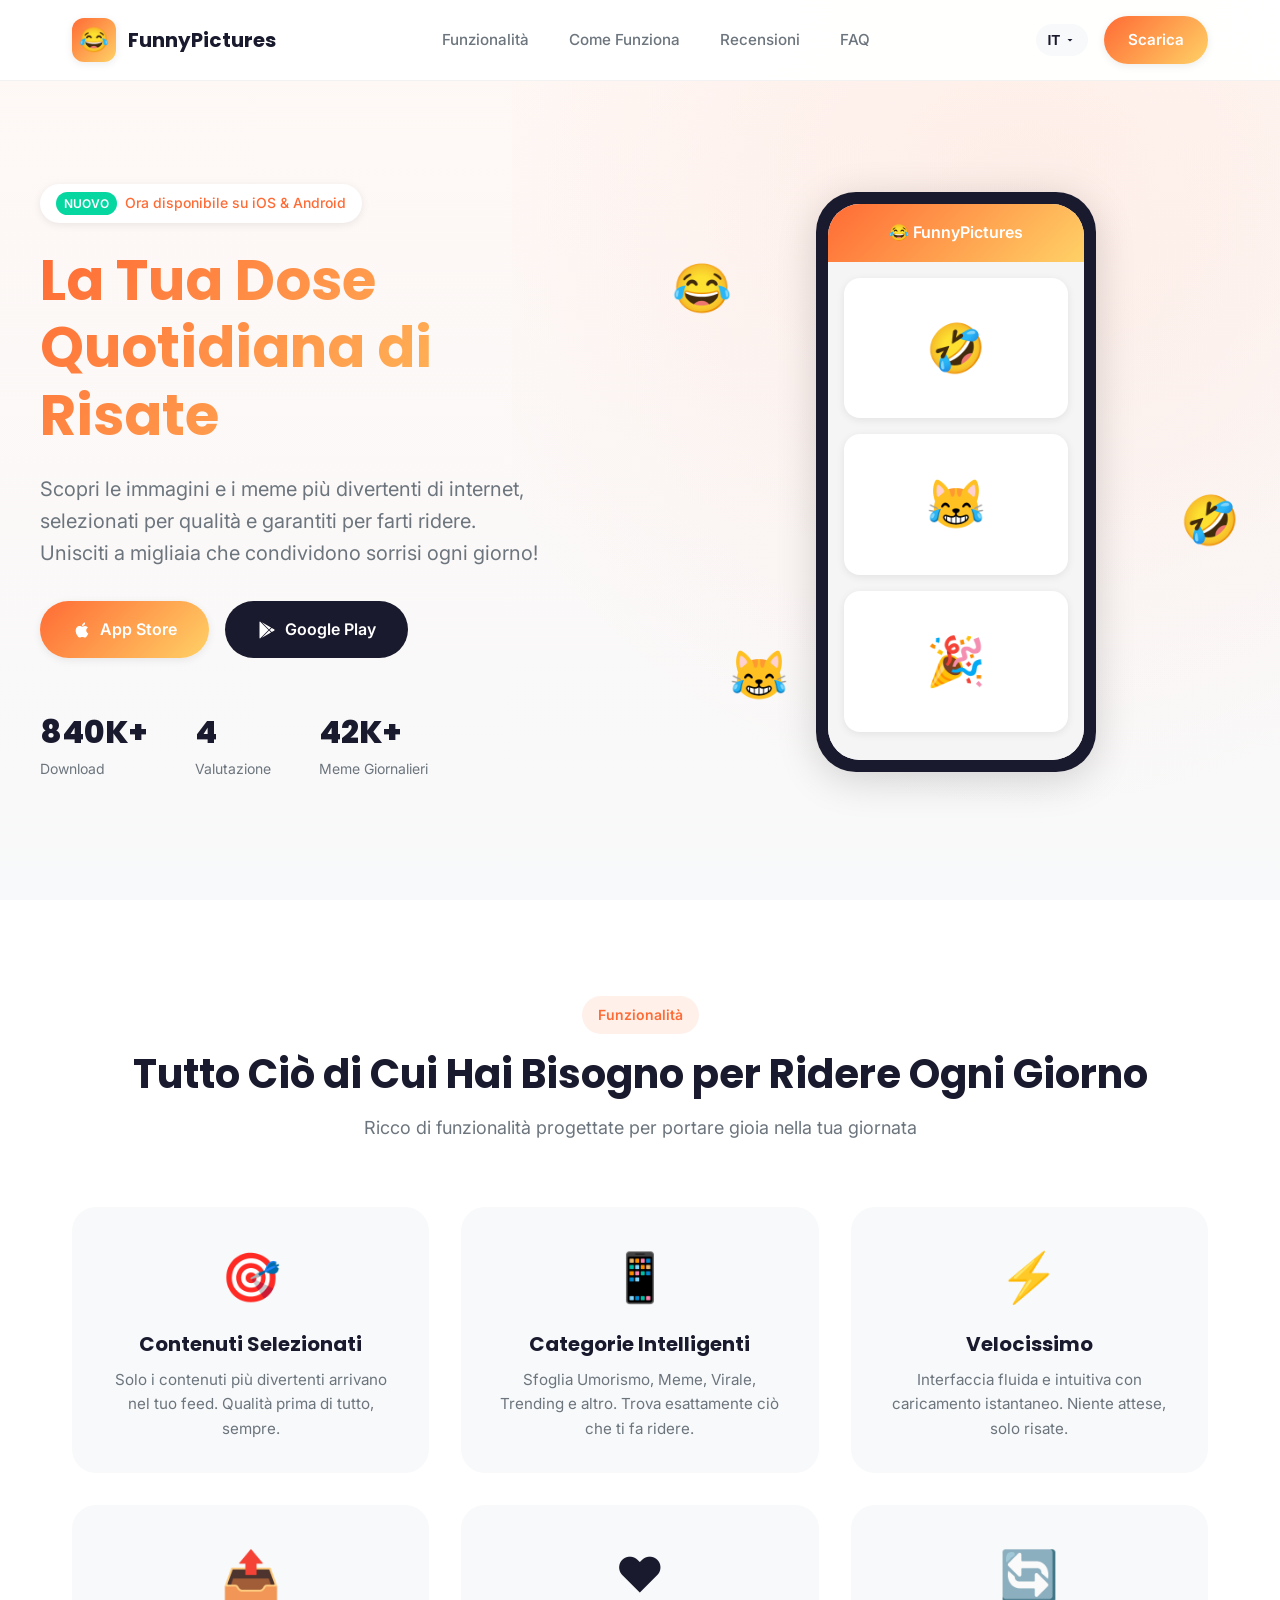
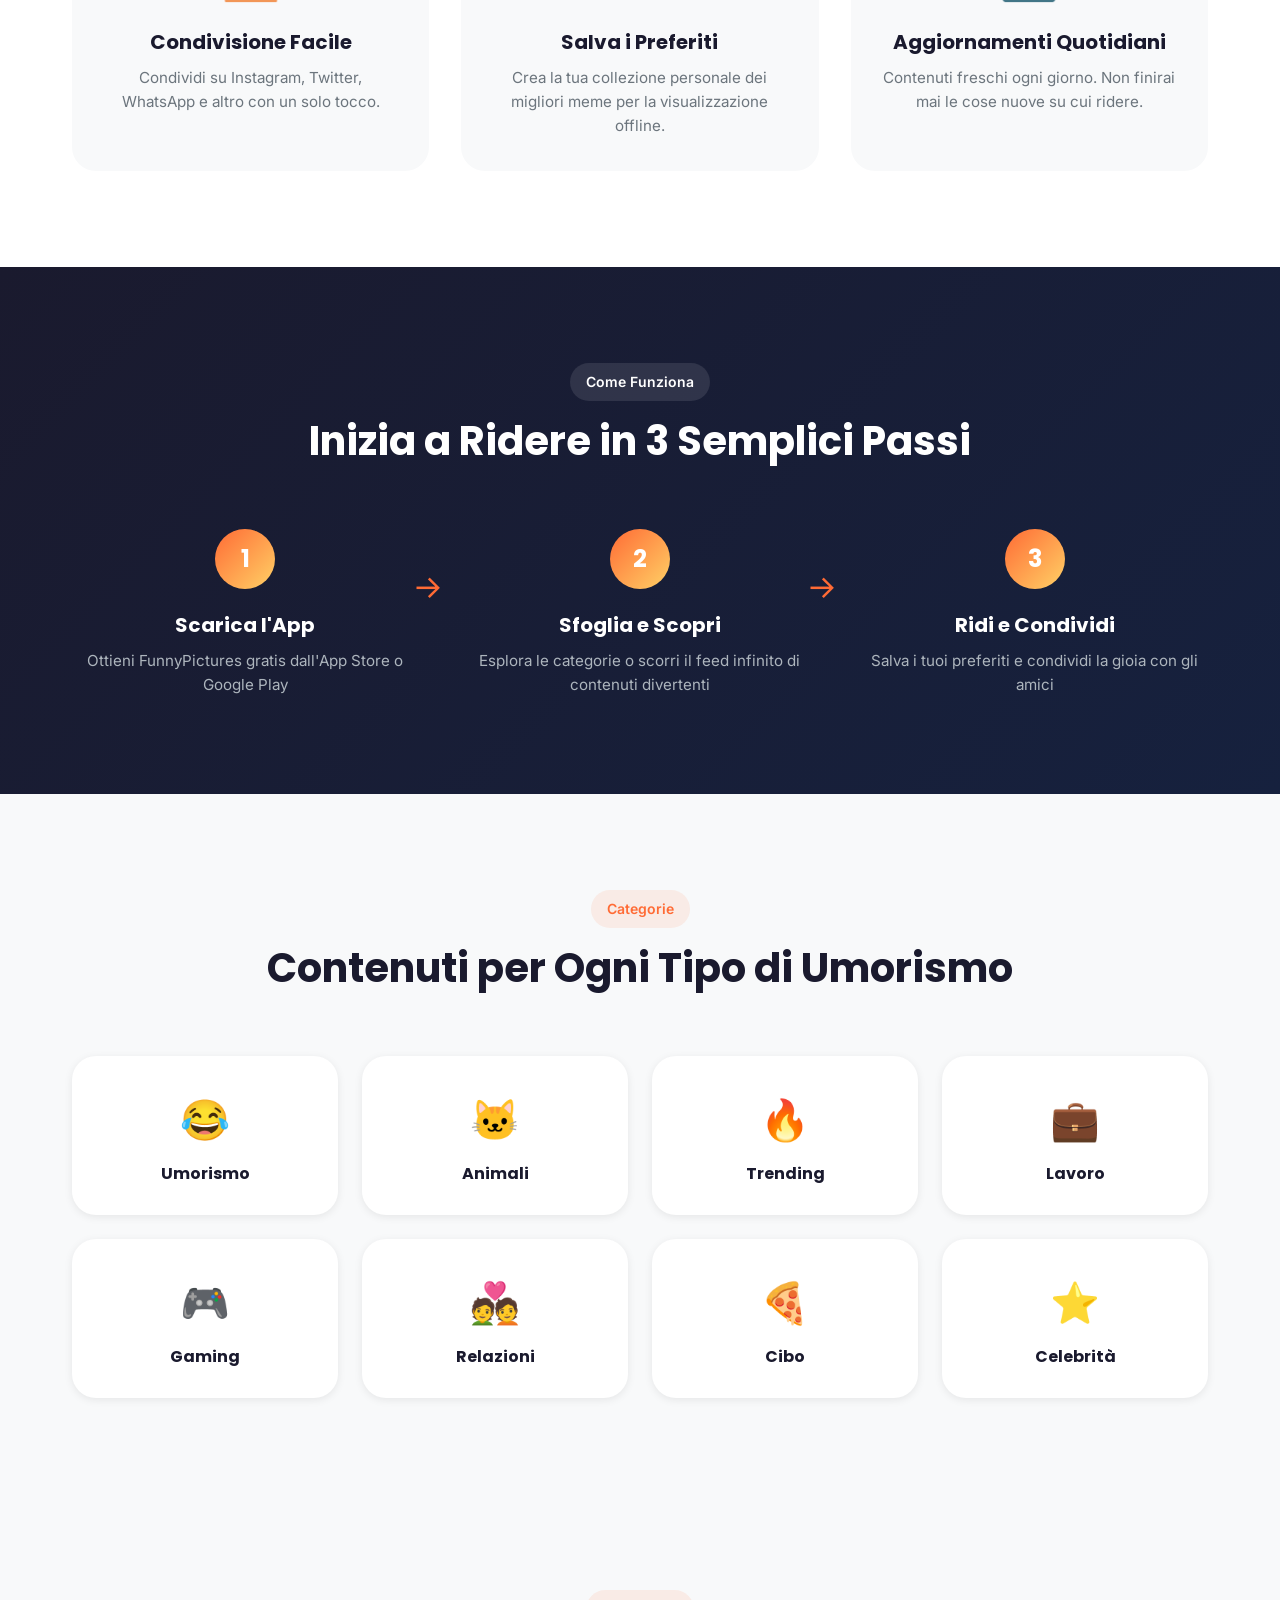
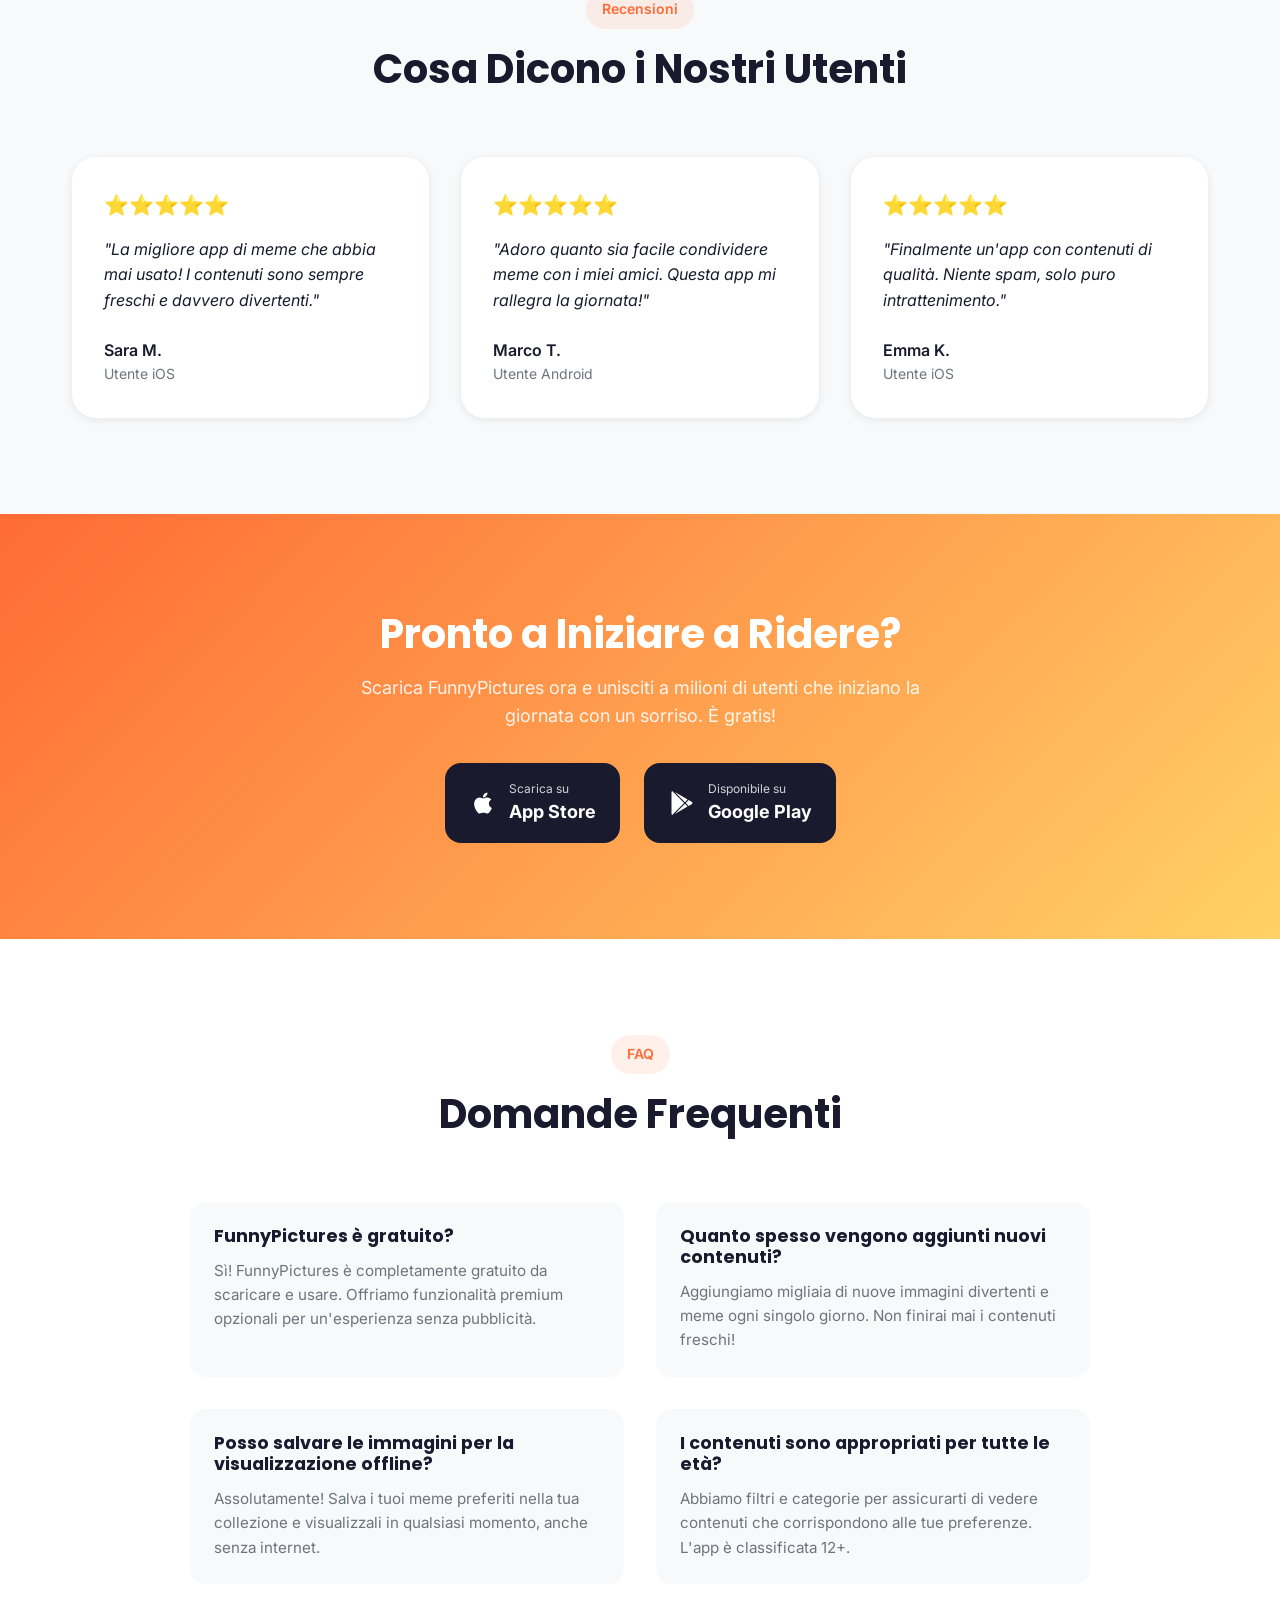
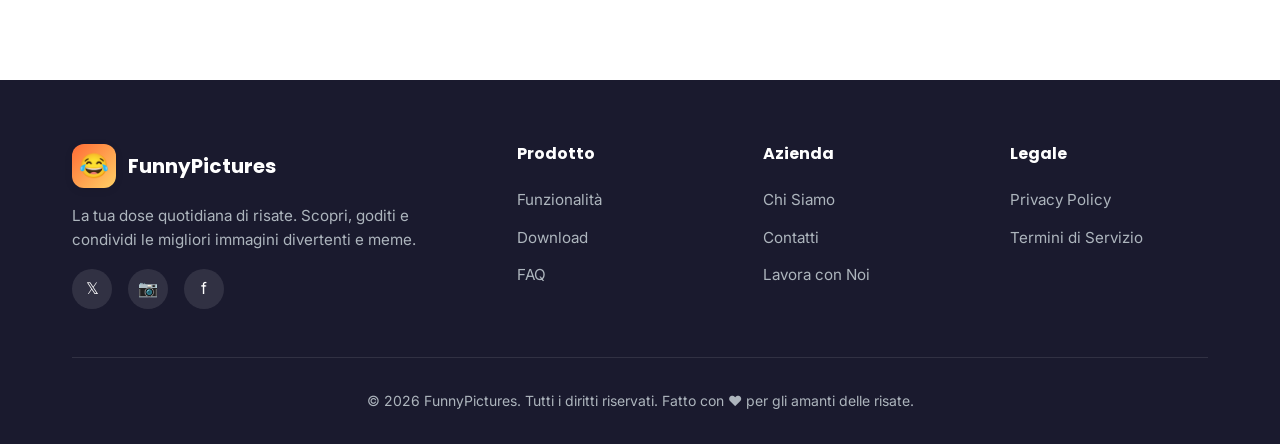
<file: it/index.html>
<!DOCTYPE html>
<html lang="it">
<head>
    <meta charset="UTF-8">
    <meta name="viewport" content="width=device-width, initial-scale=1.0">
    <meta name="description" content="FunnyPictures - Scopri le immagini e i meme più divertenti di internet. Battute quotidiane, meme esilaranti e citazioni divertenti.">
    <meta name="keywords" content="immagini divertenti, meme, umorismo, commedia, intrattenimento, virale, trending, battute, risate">
    <title>FunnyPictures - Meme & Umorismo | App Immagini Divertenti</title>
    <link rel="preconnect" href="https://fonts.googleapis.com">
    <link rel="preconnect" href="https://fonts.gstatic.com" crossorigin>
    <link href="https://fonts.googleapis.com/css2?family=Inter:wght@400;500;600;700;800&family=Poppins:wght@600;700;800&display=swap" rel="stylesheet">
    <link rel="stylesheet" href="../styles.css">
</head>
<body>
<!-- Navigation -->
<nav id="navbar">
    <div class="nav-container">
        <a href="#" class="logo">
            <div class="logo-icon">😂</div>
            <span class="logo-text">FunnyPictures</span>
        </a>
        <ul class="nav-links">
            <li><a href="#features">Funzionalità</a></li>
            <li><a href="#how-it-works">Come Funziona</a></li>
            <li><a href="#testimonials">Recensioni</a></li>
            <li><a href="#faq">FAQ</a></li>
        </ul>
        <div class="nav-right">
            <div class="lang-switcher">
                <button class="lang-btn" aria-label="Seleziona Lingua">
                    <span class="lang-current">IT</span>
                    <svg width="12" height="12" viewBox="0 0 24 24" fill="currentColor"><path d="M7 10l5 5 5-5z"/></svg>
                </button>
                <div class="lang-dropdown">
                    <a href="../index.html">🇺🇸 English</a>
                    <a href="../de/index.html">🇩🇪 Deutsch</a>
                    <a href="index.html" class="active">🇮🇹 Italiano</a>
                    <a href="../ru/index.html">🇷🇺 Русский</a>
                </div>
            </div>
            <a href="#download" class="btn btn-primary nav-cta-btn">Scarica</a>
        </div>
        <div class="mobile-menu-btn" aria-label="Menu">
            <span></span><span></span><span></span>
        </div>
    </div>
</nav>

<!-- Mobile Menu -->
<div class="mobile-menu">
    <ul class="mobile-nav-links">
        <li><a href="#features">Funzionalità</a></li>
        <li><a href="#how-it-works">Come Funziona</a></li>
        <li><a href="#testimonials">Recensioni</a></li>
        <li><a href="#faq">FAQ</a></li>
    </ul>
    <div class="mobile-lang-switcher">
        <a href="../index.html">🇺🇸 EN</a>
        <a href="../de/index.html">🇩🇪 DE</a>
        <a href="index.html" class="active">🇮🇹 IT</a>
        <a href="../ru/index.html">🇷🇺 RU</a>
    </div>
    <a href="#download" class="btn btn-primary btn-block">Scarica Gratis</a>
</div>

<!-- Hero Section -->
<section class="hero" id="home">
    <div class="hero-container">
        <div class="hero-content">
            <div class="hero-badge">
                <span>NUOVO</span> Ora disponibile su iOS & Android
            </div>
            <h1>La Tua Dose Quotidiana di Risate</h1>
            <p class="hero-subtitle">Scopri le immagini e i meme più divertenti di internet, selezionati per qualità e garantiti per farti ridere. Unisciti a migliaia che condividono sorrisi ogni giorno!</p>
            <div class="hero-cta">
                <a href="https://apps.apple.com/us/app/funnypics-funny-memes-jokes/id6755989494" target="_blank" class="btn btn-primary btn-lg">
                    <svg width="20" height="20" viewBox="0 0 24 24" fill="currentColor"><path d="M17.05 20.28c-.98.95-2.05.8-3.08.35-1.09-.46-2.09-.48-3.24 0-1.44.62-2.2.44-3.06-.35C2.79 15.25 3.51 7.59 9.05 7.31c1.35.07 2.29.74 3.08.8 1.18-.24 2.31-.93 3.57-.84 1.51.12 2.65.72 3.4 1.8-3.12 1.87-2.38 5.98.48 7.13-.57 1.5-1.31 2.99-2.54 4.09l.01-.01zM12.03 7.25c-.15-2.23 1.66-4.07 3.74-4.25.29 2.58-2.34 4.5-3.74 4.25z"/></svg>
                    App Store
                </a>
                <a href="https://play.google.com/store/apps/details?id=free.md036.funny_pics" target="_blank" class="btn btn-dark btn-lg">
                    <svg width="20" height="20" viewBox="0 0 24 24" fill="currentColor"><path d="M3.609 1.814L13.792 12 3.61 22.186a.996.996 0 01-.61-.92V2.734a1 1 0 01.609-.92zm10.89 10.893l2.302 2.302-10.937 6.333 8.635-8.635zm3.199-3.198l2.807 1.626a1 1 0 010 1.73l-2.808 1.626L15.206 12l2.492-2.491zM5.864 2.658L16.8 8.99l-2.302 2.302-8.634-8.634z"/></svg>
                    Google Play
                </a>
            </div>
            <div class="hero-stats">
                <div class="stat">
                    <span class="stat-number">1M+</span>
                    <span class="stat-label">Download</span>
                </div>
                <div class="stat">
                    <span class="stat-number">4.8</span>
                    <span class="stat-label">Valutazione</span>
                </div>
                <div class="stat">
                    <span class="stat-number">50K+</span>
                    <span class="stat-label">Meme Giornalieri</span>
                </div>
            </div>
        </div>
        <div class="hero-visual">
            <div class="phone-mockup">
                <div class="phone-screen">
                    <div class="app-preview">
                        <div class="preview-header">
                            <span>😂 FunnyPictures</span>
                        </div>
                        <div class="preview-content">
                            <div class="meme-card">🤣</div>
                            <div class="meme-card">😹</div>
                            <div class="meme-card">🎉</div>
                        </div>
                    </div>
                </div>
            </div>
            <div class="floating-emoji emoji-1">😂</div>
            <div class="floating-emoji emoji-2">🤣</div>
            <div class="floating-emoji emoji-3">😹</div>
        </div>
    </div>
</section>

<!-- Features Section -->
<section class="features" id="features">
    <div class="container">
        <div class="section-header">
            <span class="section-badge">Funzionalità</span>
            <h2>Tutto Ciò di Cui Hai Bisogno per Ridere Ogni Giorno</h2>
            <p>Ricco di funzionalità progettate per portare gioia nella tua giornata</p>
        </div>
        <div class="features-grid">
            <div class="feature-card">
                <div class="feature-icon">🎯</div>
                <h3>Contenuti Selezionati</h3>
                <p>Solo i contenuti più divertenti arrivano nel tuo feed. Qualità prima di tutto, sempre.</p>
            </div>
            <div class="feature-card">
                <div class="feature-icon">📱</div>
                <h3>Categorie Intelligenti</h3>
                <p>Sfoglia Umorismo, Meme, Virale, Trending e altro. Trova esattamente ciò che ti fa ridere.</p>
            </div>
            <div class="feature-card">
                <div class="feature-icon">⚡</div>
                <h3>Velocissimo</h3>
                <p>Interfaccia fluida e intuitiva con caricamento istantaneo. Niente attese, solo risate.</p>
            </div>
            <div class="feature-card">
                <div class="feature-icon">📤</div>
                <h3>Condivisione Facile</h3>
                <p>Condividi su Instagram, Twitter, WhatsApp e altro con un solo tocco.</p>
            </div>
            <div class="feature-card">
                <div class="feature-icon">❤️</div>
                <h3>Salva i Preferiti</h3>
                <p>Crea la tua collezione personale dei migliori meme per la visualizzazione offline.</p>
            </div>
            <div class="feature-card">
                <div class="feature-icon">🔄</div>
                <h3>Aggiornamenti Quotidiani</h3>
                <p>Contenuti freschi ogni giorno. Non finirai mai le cose nuove su cui ridere.</p>
            </div>
        </div>
    </div>
</section>

<!-- How It Works -->
<section class="how-it-works" id="how-it-works">
    <div class="container">
        <div class="section-header">
            <span class="section-badge">Come Funziona</span>
            <h2>Inizia a Ridere in 3 Semplici Passi</h2>
        </div>
        <div class="steps-grid">
            <div class="step">
                <div class="step-number">1</div>
                <h3>Scarica l'App</h3>
                <p>Ottieni FunnyPictures gratis dall'App Store o Google Play</p>
            </div>
            <div class="step">
                <div class="step-number">2</div>
                <h3>Sfoglia e Scopri</h3>
                <p>Esplora le categorie o scorri il feed infinito di contenuti divertenti</p>
            </div>
            <div class="step">
                <div class="step-number">3</div>
                <h3>Ridi e Condividi</h3>
                <p>Salva i tuoi preferiti e condividi la gioia con gli amici</p>
            </div>
        </div>
    </div>
</section>

<!-- Categories Showcase -->
<section class="categories" id="categories">
    <div class="container">
        <div class="section-header">
            <span class="section-badge">Categorie</span>
            <h2>Contenuti per Ogni Tipo di Umorismo</h2>
        </div>
        <div class="categories-grid">
            <div class="category-card">
                <span class="category-emoji">😂</span>
                <h4>Umorismo</h4>
            </div>
            <div class="category-card">
                <span class="category-emoji">🐱</span>
                <h4>Animali</h4>
            </div>
            <div class="category-card">
                <span class="category-emoji">🔥</span>
                <h4>Trending</h4>
            </div>
            <div class="category-card">
                <span class="category-emoji">💼</span>
                <h4>Lavoro</h4>
            </div>
            <div class="category-card">
                <span class="category-emoji">🎮</span>
                <h4>Gaming</h4>
            </div>
            <div class="category-card">
                <span class="category-emoji">💑</span>
                <h4>Relazioni</h4>
            </div>
            <div class="category-card">
                <span class="category-emoji">🍕</span>
                <h4>Cibo</h4>
            </div>
            <div class="category-card">
                <span class="category-emoji">⭐</span>
                <h4>Celebrità</h4>
            </div>
        </div>
    </div>
</section>

<!-- Testimonials -->
<section class="testimonials" id="testimonials">
    <div class="container">
        <div class="section-header">
            <span class="section-badge">Recensioni</span>
            <h2>Cosa Dicono i Nostri Utenti</h2>
        </div>
        <div class="testimonials-grid">
            <div class="testimonial-card">
                <div class="stars">⭐⭐⭐⭐⭐</div>
                <p>"La migliore app di meme che abbia mai usato! I contenuti sono sempre freschi e davvero divertenti."</p>
                <div class="testimonial-author">
                    <span class="author-name">Sara M.</span>
                    <span class="author-platform">Utente iOS</span>
                </div>
            </div>
            <div class="testimonial-card">
                <div class="stars">⭐⭐⭐⭐⭐</div>
                <p>"Adoro quanto sia facile condividere meme con i miei amici. Questa app mi rallegra la giornata!"</p>
                <div class="testimonial-author">
                    <span class="author-name">Marco T.</span>
                    <span class="author-platform">Utente Android</span>
                </div>
            </div>
            <div class="testimonial-card">
                <div class="stars">⭐⭐⭐⭐⭐</div>
                <p>"Finalmente un'app con contenuti di qualità. Niente spam, solo puro intrattenimento."</p>
                <div class="testimonial-author">
                    <span class="author-name">Emma K.</span>
                    <span class="author-platform">Utente iOS</span>
                </div>
            </div>
        </div>
    </div>
</section>

<!-- Download Section -->
<section class="download" id="download">
    <div class="container">
        <div class="download-content">
            <h2>Pronto a Iniziare a Ridere?</h2>
            <p>Scarica FunnyPictures ora e unisciti a milioni di utenti che iniziano la giornata con un sorriso. È gratis!</p>
            <div class="download-buttons">
                <a href="https://apps.apple.com/us/app/funnypics-funny-memes-jokes/id6755989494" target="_blank" class="store-btn">
                    <svg width="28" height="28" viewBox="0 0 24 24" fill="currentColor"><path d="M17.05 20.28c-.98.95-2.05.8-3.08.35-1.09-.46-2.09-.48-3.24 0-1.44.62-2.2.44-3.06-.35C2.79 15.25 3.51 7.59 9.05 7.31c1.35.07 2.29.74 3.08.8 1.18-.24 2.31-.93 3.57-.84 1.51.12 2.65.72 3.4 1.8-3.12 1.87-2.38 5.98.48 7.13-.57 1.5-1.31 2.99-2.54 4.09l.01-.01zM12.03 7.25c-.15-2.23 1.66-4.07 3.74-4.25.29 2.58-2.34 4.5-3.74 4.25z"/></svg>
                    <div class="store-text">
                        <span>Scarica su</span>
                        <strong>App Store</strong>
                    </div>
                </a>
                <a href="https://play.google.com/store/apps/details?id=free.md036.funny_pics" target="_blank" class="store-btn">
                    <svg width="28" height="28" viewBox="0 0 24 24" fill="currentColor"><path d="M3.609 1.814L13.792 12 3.61 22.186a.996.996 0 01-.61-.92V2.734a1 1 0 01.609-.92zm10.89 10.893l2.302 2.302-10.937 6.333 8.635-8.635zm3.199-3.198l2.807 1.626a1 1 0 010 1.73l-2.808 1.626L15.206 12l2.492-2.491zM5.864 2.658L16.8 8.99l-2.302 2.302-8.634-8.634z"/></svg>
                    <div class="store-text">
                        <span>Disponibile su</span>
                        <strong>Google Play</strong>
                    </div>
                </a>
            </div>
        </div>
    </div>
</section>

<!-- FAQ Section -->
<section class="faq" id="faq">
    <div class="container">
        <div class="section-header">
            <span class="section-badge">FAQ</span>
            <h2>Domande Frequenti</h2>
        </div>
        <div class="faq-grid">
            <div class="faq-item">
                <h4>FunnyPictures è gratuito?</h4>
                <p>Sì! FunnyPictures è completamente gratuito da scaricare e usare. Offriamo funzionalità premium opzionali per un'esperienza senza pubblicità.</p>
            </div>
            <div class="faq-item">
                <h4>Quanto spesso vengono aggiunti nuovi contenuti?</h4>
                <p>Aggiungiamo migliaia di nuove immagini divertenti e meme ogni singolo giorno. Non finirai mai i contenuti freschi!</p>
            </div>
            <div class="faq-item">
                <h4>Posso salvare le immagini per la visualizzazione offline?</h4>
                <p>Assolutamente! Salva i tuoi meme preferiti nella tua collezione e visualizzali in qualsiasi momento, anche senza internet.</p>
            </div>
            <div class="faq-item">
                <h4>I contenuti sono appropriati per tutte le età?</h4>
                <p>Abbiamo filtri e categorie per assicurarti di vedere contenuti che corrispondono alle tue preferenze. L'app è classificata 12+.</p>
            </div>
        </div>
    </div>
</section>

<!-- Footer -->
<footer>
    <div class="container">
        <div class="footer-grid">
            <div class="footer-brand">
                <a href="#" class="logo">
                    <div class="logo-icon">😂</div>
                    <span class="logo-text">FunnyPictures</span>
                </a>
                <p>La tua dose quotidiana di risate. Scopri, goditi e condividi le migliori immagini divertenti e meme.</p>
                <div class="social-links">
                    <a href="#" aria-label="Twitter">𝕏</a>
                    <a href="#" aria-label="Instagram">📷</a>
                    <a href="#" aria-label="Facebook">f</a>
                </div>
            </div>
            <div class="footer-links">
                <h4>Prodotto</h4>
                <ul>
                    <li><a href="#features">Funzionalità</a></li>
                    <li><a href="#download">Download</a></li>
                    <li><a href="#faq">FAQ</a></li>
                </ul>
            </div>
            <div class="footer-links">
                <h4>Azienda</h4>
                <ul>
                    <li><a href="#">Chi Siamo</a></li>
                    <li><a href="#">Contatti</a></li>
                    <li><a href="#">Lavora con Noi</a></li>
                </ul>
            </div>
            <div class="footer-links">
                <h4>Legale</h4>
                <ul>
                    <li><a href="../privacy-policy.html">Privacy Policy</a></li>
                    <li><a href="../terms.html">Termini di Servizio</a></li>
                </ul>
            </div>
        </div>
        <div class="footer-bottom">
            <p>&copy; <span class="js-current-year"></span> FunnyPictures. Tutti i diritti riservati. Fatto con ❤️ per gli amanti delle risate.</p>
        </div>
    </div>
</footer>

<script src="../script.js"></script>
</body>
</html>
</file>
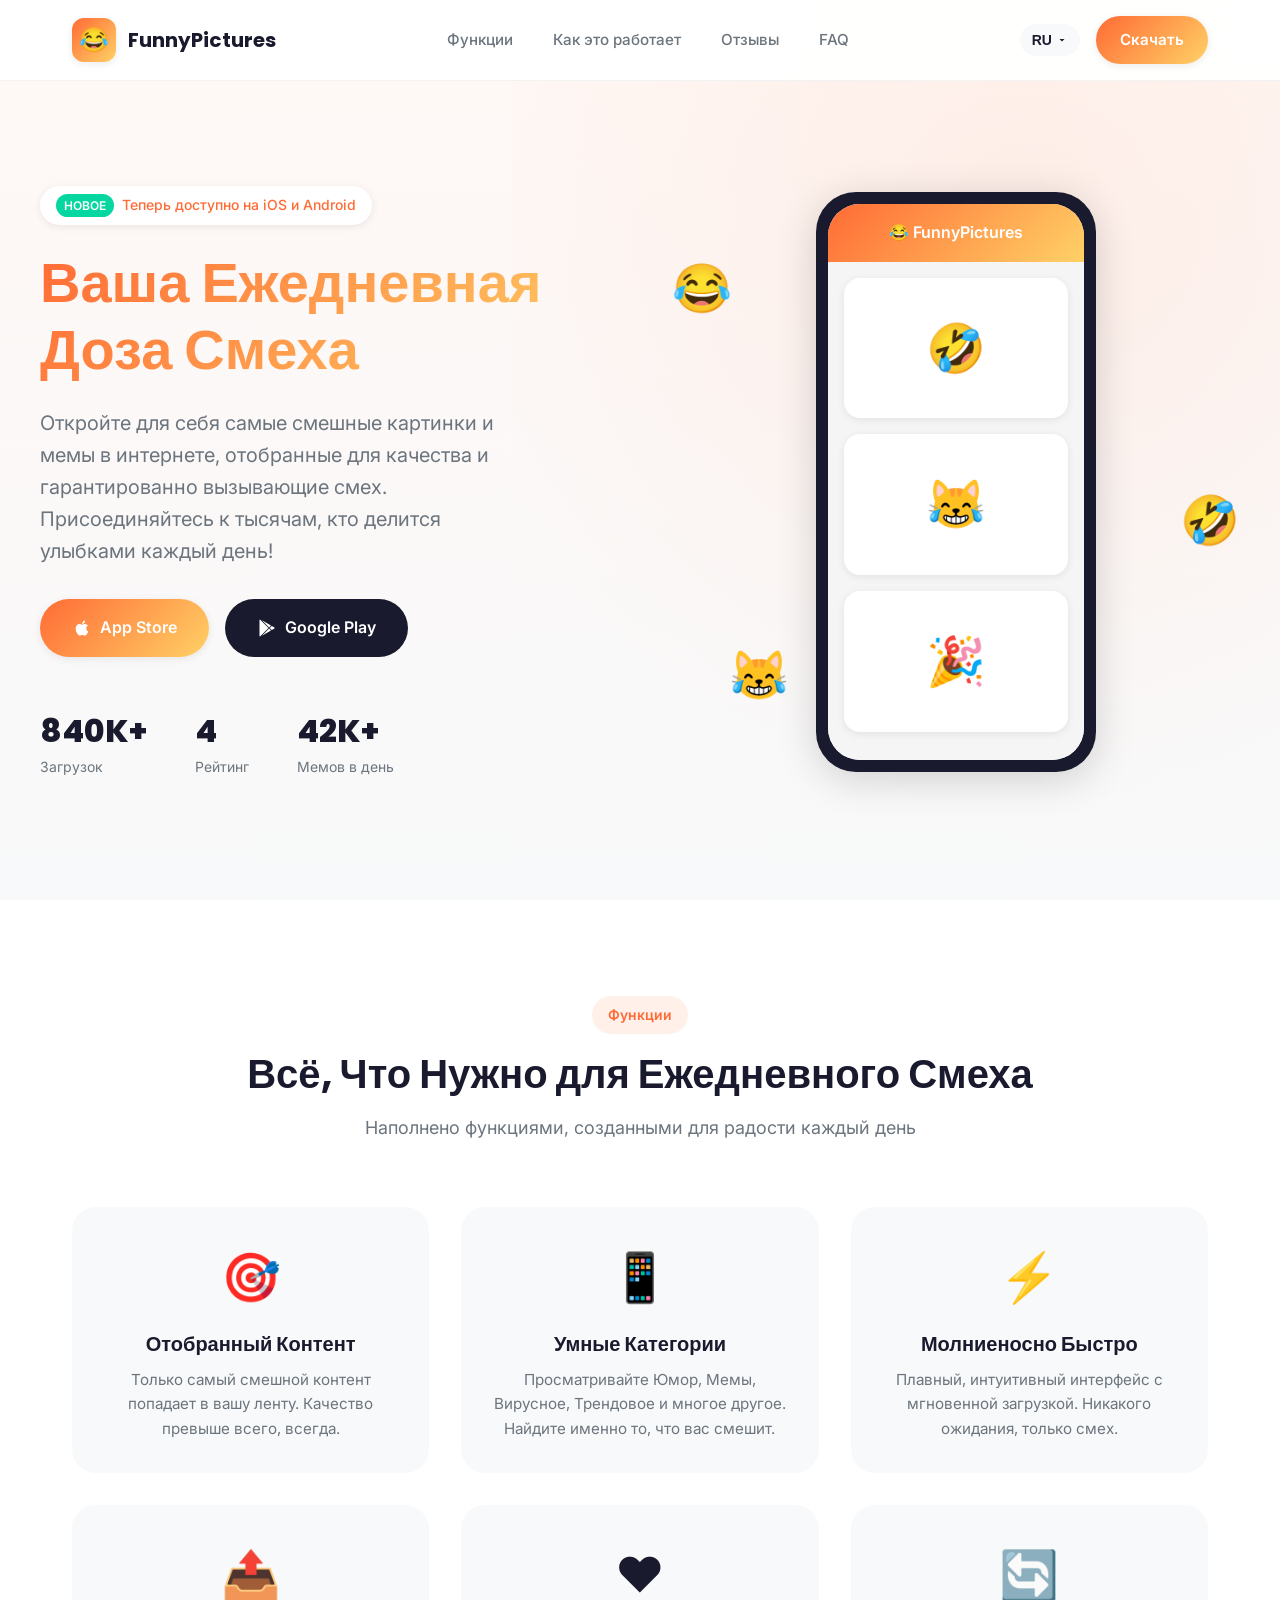
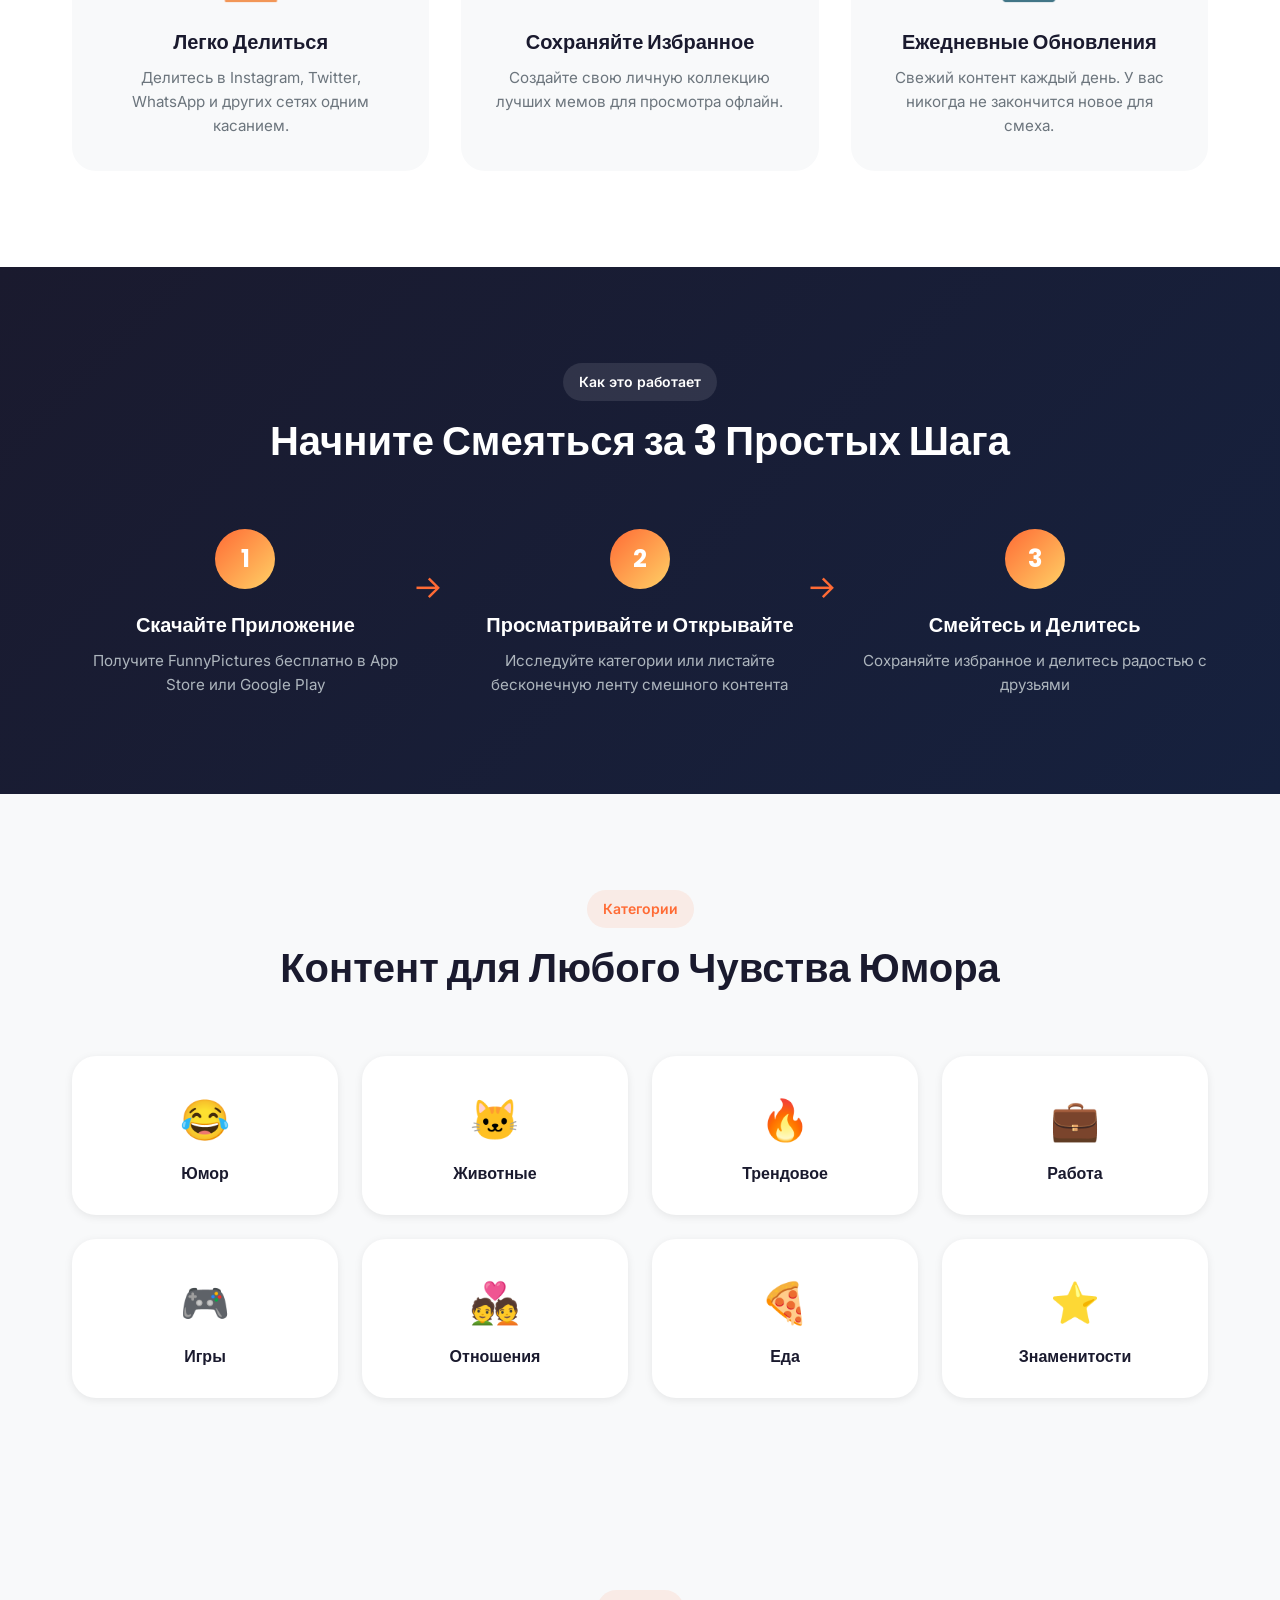
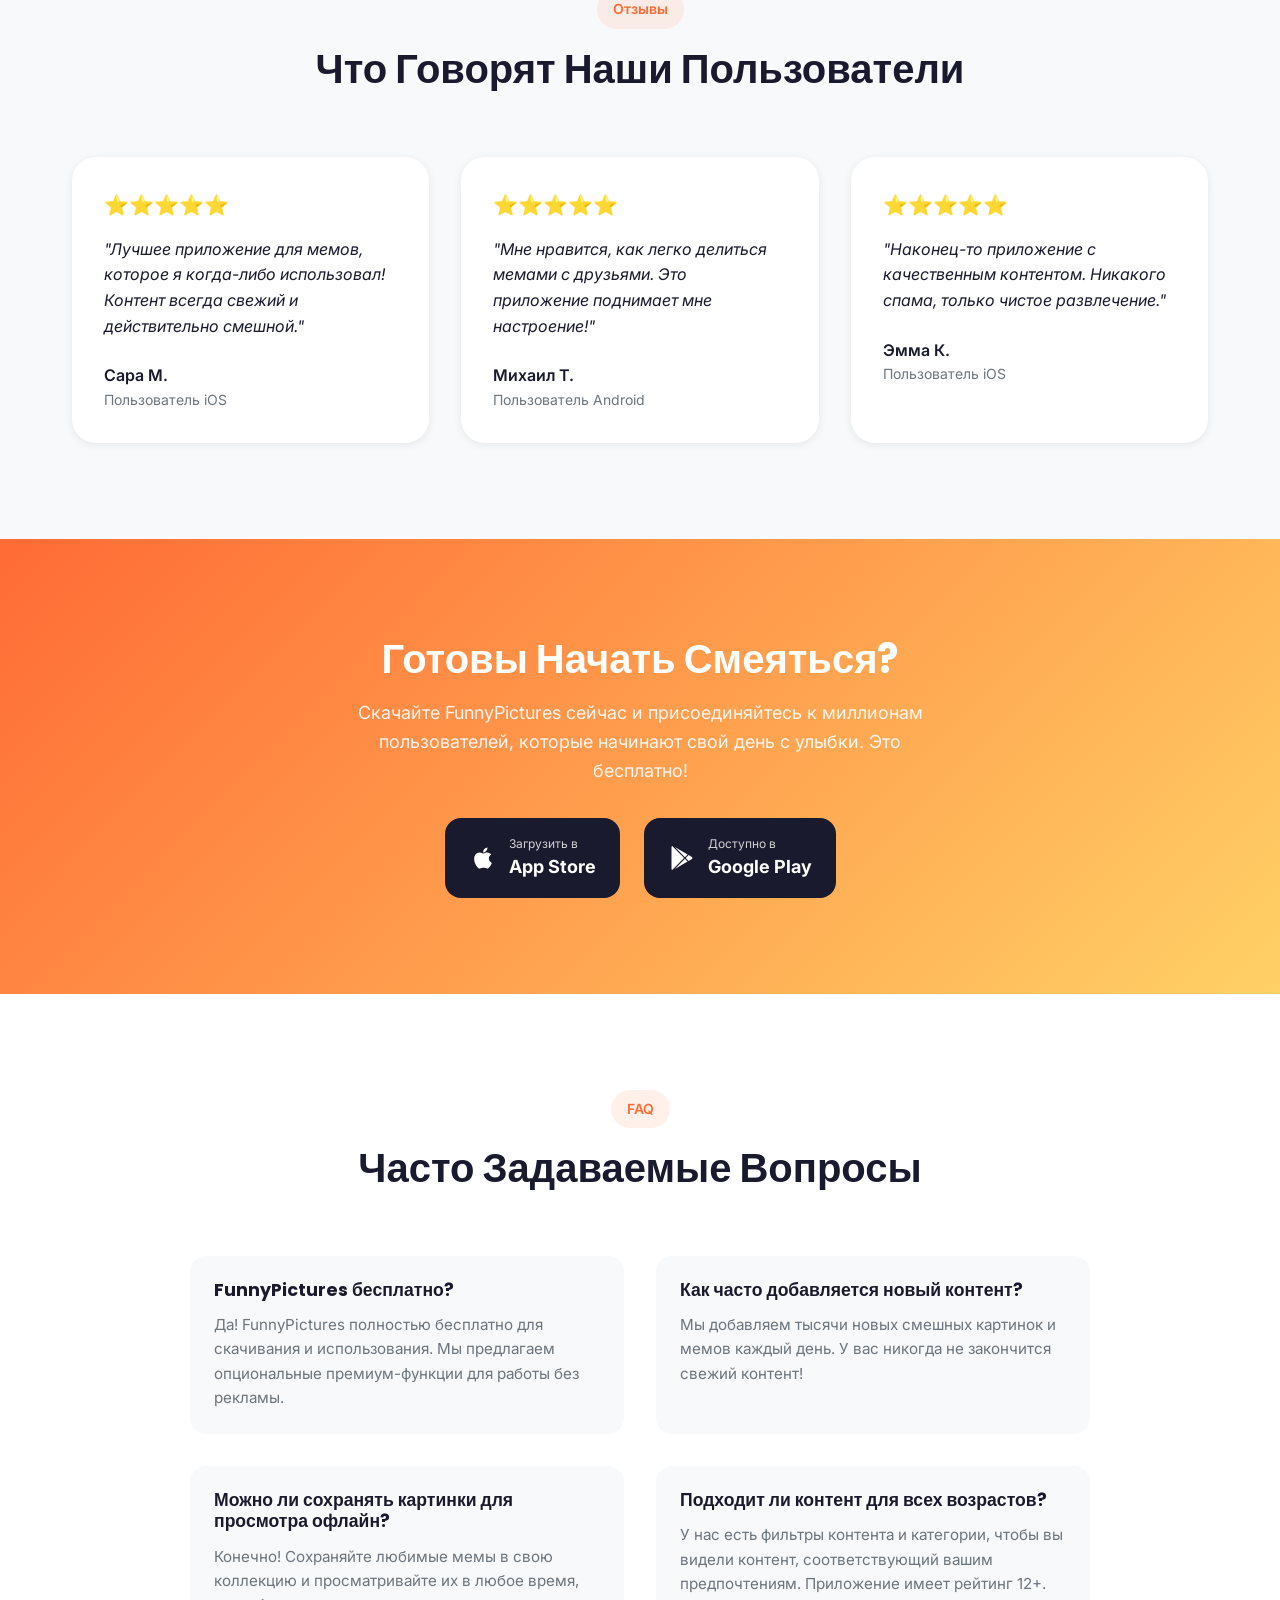
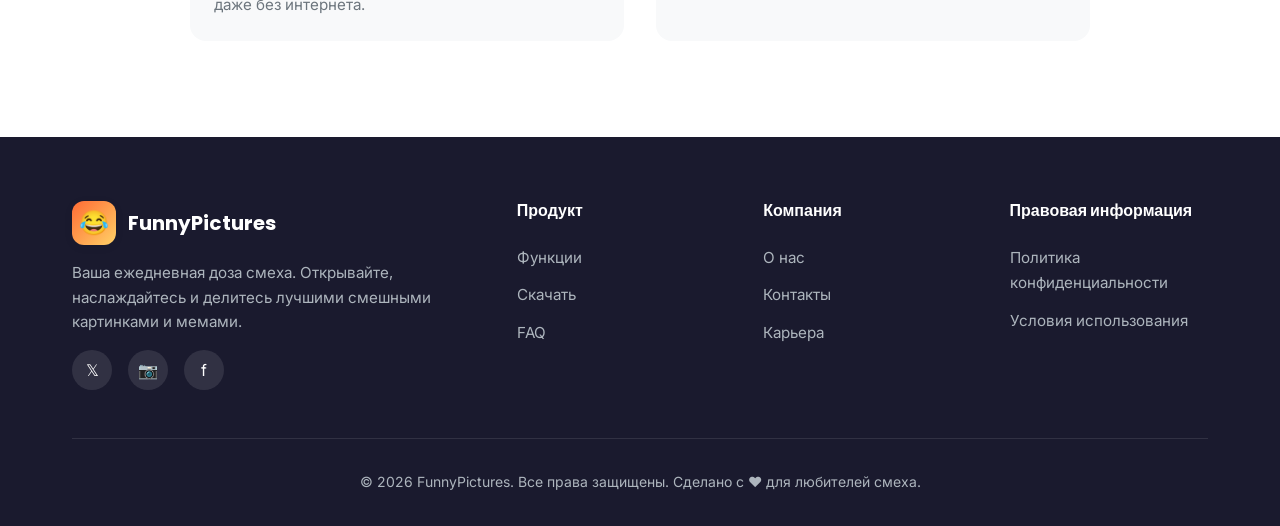
<file: ru/index.html>
<!DOCTYPE html>
<html lang="ru">
<head>
    <meta charset="UTF-8">
    <meta name="viewport" content="width=device-width, initial-scale=1.0">
    <meta name="description" content="FunnyPictures - Откройте для себя самые смешные картинки и мемы в интернете. Ежедневные шутки, веселые мемы и забавные цитаты.">
    <meta name="keywords" content="смешные картинки, мемы, юмор, комедия, развлечения, вирусные, трендовые, шутки, смех">
    <title>FunnyPictures - Мемы и Юмор | Приложение Смешных Картинок</title>
    <link rel="preconnect" href="https://fonts.googleapis.com">
    <link rel="preconnect" href="https://fonts.gstatic.com" crossorigin>
    <link href="https://fonts.googleapis.com/css2?family=Inter:wght@400;500;600;700;800&family=Poppins:wght@600;700;800&display=swap" rel="stylesheet">
    <link rel="stylesheet" href="../styles.css">
</head>
<body>
<!-- Navigation -->
<nav id="navbar">
    <div class="nav-container">
        <a href="#" class="logo">
            <div class="logo-icon">😂</div>
            <span class="logo-text">FunnyPictures</span>
        </a>
        <ul class="nav-links">
            <li><a href="#features">Функции</a></li>
            <li><a href="#how-it-works">Как это работает</a></li>
            <li><a href="#testimonials">Отзывы</a></li>
            <li><a href="#faq">FAQ</a></li>
        </ul>
        <div class="nav-right">
            <div class="lang-switcher">
                <button class="lang-btn" aria-label="Выбрать язык">
                    <span class="lang-current">RU</span>
                    <svg width="12" height="12" viewBox="0 0 24 24" fill="currentColor"><path d="M7 10l5 5 5-5z"/></svg>
                </button>
                <div class="lang-dropdown">
                    <a href="../index.html">🇺🇸 English</a>
                    <a href="../de/index.html">🇩🇪 Deutsch</a>
                    <a href="../it/index.html">🇮🇹 Italiano</a>
                    <a href="index.html" class="active">🇷🇺 Русский</a>
                </div>
            </div>
            <a href="#download" class="btn btn-primary nav-cta-btn">Скачать</a>
        </div>
        <div class="mobile-menu-btn" aria-label="Меню">
            <span></span><span></span><span></span>
        </div>
    </div>
</nav>

<!-- Mobile Menu -->
<div class="mobile-menu">
    <ul class="mobile-nav-links">
        <li><a href="#features">Функции</a></li>
        <li><a href="#how-it-works">Как это работает</a></li>
        <li><a href="#testimonials">Отзывы</a></li>
        <li><a href="#faq">FAQ</a></li>
    </ul>
    <div class="mobile-lang-switcher">
        <a href="../index.html">🇺🇸 EN</a>
        <a href="../de/index.html">🇩🇪 DE</a>
        <a href="../it/index.html">🇮🇹 IT</a>
        <a href="index.html" class="active">🇷🇺 RU</a>
    </div>
    <a href="#download" class="btn btn-primary btn-block">Скачать бесплатно</a>
</div>

<!-- Hero Section -->
<section class="hero" id="home">
    <div class="hero-container">
        <div class="hero-content">
            <div class="hero-badge">
                <span>НОВОЕ</span> Теперь доступно на iOS и Android
            </div>
            <h1>Ваша Ежедневная Доза Смеха</h1>
            <p class="hero-subtitle">Откройте для себя самые смешные картинки и мемы в интернете, отобранные для качества и гарантированно вызывающие смех. Присоединяйтесь к тысячам, кто делится улыбками каждый день!</p>
            <div class="hero-cta">
                <a href="https://apps.apple.com/us/app/funnypics-funny-memes-jokes/id6755989494" target="_blank" class="btn btn-primary btn-lg">
                    <svg width="20" height="20" viewBox="0 0 24 24" fill="currentColor"><path d="M17.05 20.28c-.98.95-2.05.8-3.08.35-1.09-.46-2.09-.48-3.24 0-1.44.62-2.2.44-3.06-.35C2.79 15.25 3.51 7.59 9.05 7.31c1.35.07 2.29.74 3.08.8 1.18-.24 2.31-.93 3.57-.84 1.51.12 2.65.72 3.4 1.8-3.12 1.87-2.38 5.98.48 7.13-.57 1.5-1.31 2.99-2.54 4.09l.01-.01zM12.03 7.25c-.15-2.23 1.66-4.07 3.74-4.25.29 2.58-2.34 4.5-3.74 4.25z"/></svg>
                    App Store
                </a>
                <a href="https://play.google.com/store/apps/details?id=free.md036.funny_pics" target="_blank" class="btn btn-dark btn-lg">
                    <svg width="20" height="20" viewBox="0 0 24 24" fill="currentColor"><path d="M3.609 1.814L13.792 12 3.61 22.186a.996.996 0 01-.61-.92V2.734a1 1 0 01.609-.92zm10.89 10.893l2.302 2.302-10.937 6.333 8.635-8.635zm3.199-3.198l2.807 1.626a1 1 0 010 1.73l-2.808 1.626L15.206 12l2.492-2.491zM5.864 2.658L16.8 8.99l-2.302 2.302-8.634-8.634z"/></svg>
                    Google Play
                </a>
            </div>
            <div class="hero-stats">
                <div class="stat">
                    <span class="stat-number">1M+</span>
                    <span class="stat-label">Загрузок</span>
                </div>
                <div class="stat">
                    <span class="stat-number">4.8</span>
                    <span class="stat-label">Рейтинг</span>
                </div>
                <div class="stat">
                    <span class="stat-number">50K+</span>
                    <span class="stat-label">Мемов в день</span>
                </div>
            </div>
        </div>
        <div class="hero-visual">
            <div class="phone-mockup">
                <div class="phone-screen">
                    <div class="app-preview">
                        <div class="preview-header">
                            <span>😂 FunnyPictures</span>
                        </div>
                        <div class="preview-content">
                            <div class="meme-card">🤣</div>
                            <div class="meme-card">😹</div>
                            <div class="meme-card">🎉</div>
                        </div>
                    </div>
                </div>
            </div>
            <div class="floating-emoji emoji-1">😂</div>
            <div class="floating-emoji emoji-2">🤣</div>
            <div class="floating-emoji emoji-3">😹</div>
        </div>
    </div>
</section>

<!-- Features Section -->
<section class="features" id="features">
    <div class="container">
        <div class="section-header">
            <span class="section-badge">Функции</span>
            <h2>Всё, Что Нужно для Ежедневного Смеха</h2>
            <p>Наполнено функциями, созданными для радости каждый день</p>
        </div>
        <div class="features-grid">
            <div class="feature-card">
                <div class="feature-icon">🎯</div>
                <h3>Отобранный Контент</h3>
                <p>Только самый смешной контент попадает в вашу ленту. Качество превыше всего, всегда.</p>
            </div>
            <div class="feature-card">
                <div class="feature-icon">📱</div>
                <h3>Умные Категории</h3>
                <p>Просматривайте Юмор, Мемы, Вирусное, Трендовое и многое другое. Найдите именно то, что вас смешит.</p>
            </div>
            <div class="feature-card">
                <div class="feature-icon">⚡</div>
                <h3>Молниеносно Быстро</h3>
                <p>Плавный, интуитивный интерфейс с мгновенной загрузкой. Никакого ожидания, только смех.</p>
            </div>
            <div class="feature-card">
                <div class="feature-icon">📤</div>
                <h3>Легко Делиться</h3>
                <p>Делитесь в Instagram, Twitter, WhatsApp и других сетях одним касанием.</p>
            </div>
            <div class="feature-card">
                <div class="feature-icon">❤️</div>
                <h3>Сохраняйте Избранное</h3>
                <p>Создайте свою личную коллекцию лучших мемов для просмотра офлайн.</p>
            </div>
            <div class="feature-card">
                <div class="feature-icon">🔄</div>
                <h3>Ежедневные Обновления</h3>
                <p>Свежий контент каждый день. У вас никогда не закончится новое для смеха.</p>
            </div>
        </div>
    </div>
</section>

<!-- How It Works -->
<section class="how-it-works" id="how-it-works">
    <div class="container">
        <div class="section-header">
            <span class="section-badge">Как это работает</span>
            <h2>Начните Смеяться за 3 Простых Шага</h2>
        </div>
        <div class="steps-grid">
            <div class="step">
                <div class="step-number">1</div>
                <h3>Скачайте Приложение</h3>
                <p>Получите FunnyPictures бесплатно в App Store или Google Play</p>
            </div>
            <div class="step">
                <div class="step-number">2</div>
                <h3>Просматривайте и Открывайте</h3>
                <p>Исследуйте категории или листайте бесконечную ленту смешного контента</p>
            </div>
            <div class="step">
                <div class="step-number">3</div>
                <h3>Смейтесь и Делитесь</h3>
                <p>Сохраняйте избранное и делитесь радостью с друзьями</p>
            </div>
        </div>
    </div>
</section>

<!-- Categories Showcase -->
<section class="categories" id="categories">
    <div class="container">
        <div class="section-header">
            <span class="section-badge">Категории</span>
            <h2>Контент для Любого Чувства Юмора</h2>
        </div>
        <div class="categories-grid">
            <div class="category-card">
                <span class="category-emoji">😂</span>
                <h4>Юмор</h4>
            </div>
            <div class="category-card">
                <span class="category-emoji">🐱</span>
                <h4>Животные</h4>
            </div>
            <div class="category-card">
                <span class="category-emoji">🔥</span>
                <h4>Трендовое</h4>
            </div>
            <div class="category-card">
                <span class="category-emoji">💼</span>
                <h4>Работа</h4>
            </div>
            <div class="category-card">
                <span class="category-emoji">🎮</span>
                <h4>Игры</h4>
            </div>
            <div class="category-card">
                <span class="category-emoji">💑</span>
                <h4>Отношения</h4>
            </div>
            <div class="category-card">
                <span class="category-emoji">🍕</span>
                <h4>Еда</h4>
            </div>
            <div class="category-card">
                <span class="category-emoji">⭐</span>
                <h4>Знаменитости</h4>
            </div>
        </div>
    </div>
</section>

<!-- Testimonials -->
<section class="testimonials" id="testimonials">
    <div class="container">
        <div class="section-header">
            <span class="section-badge">Отзывы</span>
            <h2>Что Говорят Наши Пользователи</h2>
        </div>
        <div class="testimonials-grid">
            <div class="testimonial-card">
                <div class="stars">⭐⭐⭐⭐⭐</div>
                <p>"Лучшее приложение для мемов, которое я когда-либо использовал! Контент всегда свежий и действительно смешной."</p>
                <div class="testimonial-author">
                    <span class="author-name">Сара М.</span>
                    <span class="author-platform">Пользователь iOS</span>
                </div>
            </div>
            <div class="testimonial-card">
                <div class="stars">⭐⭐⭐⭐⭐</div>
                <p>"Мне нравится, как легко делиться мемами с друзьями. Это приложение поднимает мне настроение!"</p>
                <div class="testimonial-author">
                    <span class="author-name">Михаил Т.</span>
                    <span class="author-platform">Пользователь Android</span>
                </div>
            </div>
            <div class="testimonial-card">
                <div class="stars">⭐⭐⭐⭐⭐</div>
                <p>"Наконец-то приложение с качественным контентом. Никакого спама, только чистое развлечение."</p>
                <div class="testimonial-author">
                    <span class="author-name">Эмма К.</span>
                    <span class="author-platform">Пользователь iOS</span>
                </div>
            </div>
        </div>
    </div>
</section>

<!-- Download Section -->
<section class="download" id="download">
    <div class="container">
        <div class="download-content">
            <h2>Готовы Начать Смеяться?</h2>
            <p>Скачайте FunnyPictures сейчас и присоединяйтесь к миллионам пользователей, которые начинают свой день с улыбки. Это бесплатно!</p>
            <div class="download-buttons">
                <a href="https://apps.apple.com/us/app/funnypics-funny-memes-jokes/id6755989494" target="_blank" class="store-btn">
                    <svg width="28" height="28" viewBox="0 0 24 24" fill="currentColor"><path d="M17.05 20.28c-.98.95-2.05.8-3.08.35-1.09-.46-2.09-.48-3.24 0-1.44.62-2.2.44-3.06-.35C2.79 15.25 3.51 7.59 9.05 7.31c1.35.07 2.29.74 3.08.8 1.18-.24 2.31-.93 3.57-.84 1.51.12 2.65.72 3.4 1.8-3.12 1.87-2.38 5.98.48 7.13-.57 1.5-1.31 2.99-2.54 4.09l.01-.01zM12.03 7.25c-.15-2.23 1.66-4.07 3.74-4.25.29 2.58-2.34 4.5-3.74 4.25z"/></svg>
                    <div class="store-text">
                        <span>Загрузить в</span>
                        <strong>App Store</strong>
                    </div>
                </a>
                <a href="https://play.google.com/store/apps/details?id=free.md036.funny_pics" target="_blank" class="store-btn">
                    <svg width="28" height="28" viewBox="0 0 24 24" fill="currentColor"><path d="M3.609 1.814L13.792 12 3.61 22.186a.996.996 0 01-.61-.92V2.734a1 1 0 01.609-.92zm10.89 10.893l2.302 2.302-10.937 6.333 8.635-8.635zm3.199-3.198l2.807 1.626a1 1 0 010 1.73l-2.808 1.626L15.206 12l2.492-2.491zM5.864 2.658L16.8 8.99l-2.302 2.302-8.634-8.634z"/></svg>
                    <div class="store-text">
                        <span>Доступно в</span>
                        <strong>Google Play</strong>
                    </div>
                </a>
            </div>
        </div>
    </div>
</section>

<!-- FAQ Section -->
<section class="faq" id="faq">
    <div class="container">
        <div class="section-header">
            <span class="section-badge">FAQ</span>
            <h2>Часто Задаваемые Вопросы</h2>
        </div>
        <div class="faq-grid">
            <div class="faq-item">
                <h4>FunnyPictures бесплатно?</h4>
                <p>Да! FunnyPictures полностью бесплатно для скачивания и использования. Мы предлагаем опциональные премиум-функции для работы без рекламы.</p>
            </div>
            <div class="faq-item">
                <h4>Как часто добавляется новый контент?</h4>
                <p>Мы добавляем тысячи новых смешных картинок и мемов каждый день. У вас никогда не закончится свежий контент!</p>
            </div>
            <div class="faq-item">
                <h4>Можно ли сохранять картинки для просмотра офлайн?</h4>
                <p>Конечно! Сохраняйте любимые мемы в свою коллекцию и просматривайте их в любое время, даже без интернета.</p>
            </div>
            <div class="faq-item">
                <h4>Подходит ли контент для всех возрастов?</h4>
                <p>У нас есть фильтры контента и категории, чтобы вы видели контент, соответствующий вашим предпочтениям. Приложение имеет рейтинг 12+.</p>
            </div>
        </div>
    </div>
</section>

<!-- Footer -->
<footer>
    <div class="container">
        <div class="footer-grid">
            <div class="footer-brand">
                <a href="#" class="logo">
                    <div class="logo-icon">😂</div>
                    <span class="logo-text">FunnyPictures</span>
                </a>
                <p>Ваша ежедневная доза смеха. Открывайте, наслаждайтесь и делитесь лучшими смешными картинками и мемами.</p>
                <div class="social-links">
                    <a href="#" aria-label="Twitter">𝕏</a>
                    <a href="#" aria-label="Instagram">📷</a>
                    <a href="#" aria-label="Facebook">f</a>
                </div>
            </div>
            <div class="footer-links">
                <h4>Продукт</h4>
                <ul>
                    <li><a href="#features">Функции</a></li>
                    <li><a href="#download">Скачать</a></li>
                    <li><a href="#faq">FAQ</a></li>
                </ul>
            </div>
            <div class="footer-links">
                <h4>Компания</h4>
                <ul>
                    <li><a href="#">О нас</a></li>
                    <li><a href="#">Контакты</a></li>
                    <li><a href="#">Карьера</a></li>
                </ul>
            </div>
            <div class="footer-links">
                <h4>Правовая информация</h4>
                <ul>
                    <li><a href="../privacy-policy.html">Политика конфиденциальности</a></li>
                    <li><a href="../terms.html">Условия использования</a></li>
                </ul>
            </div>
        </div>
        <div class="footer-bottom">
            <p>&copy; <span class="js-current-year"></span> FunnyPictures. Все права защищены. Сделано с ❤️ для любителей смеха.</p>
        </div>
    </div>
</footer>

<script src="../script.js"></script>
</body>
</html>
</file>
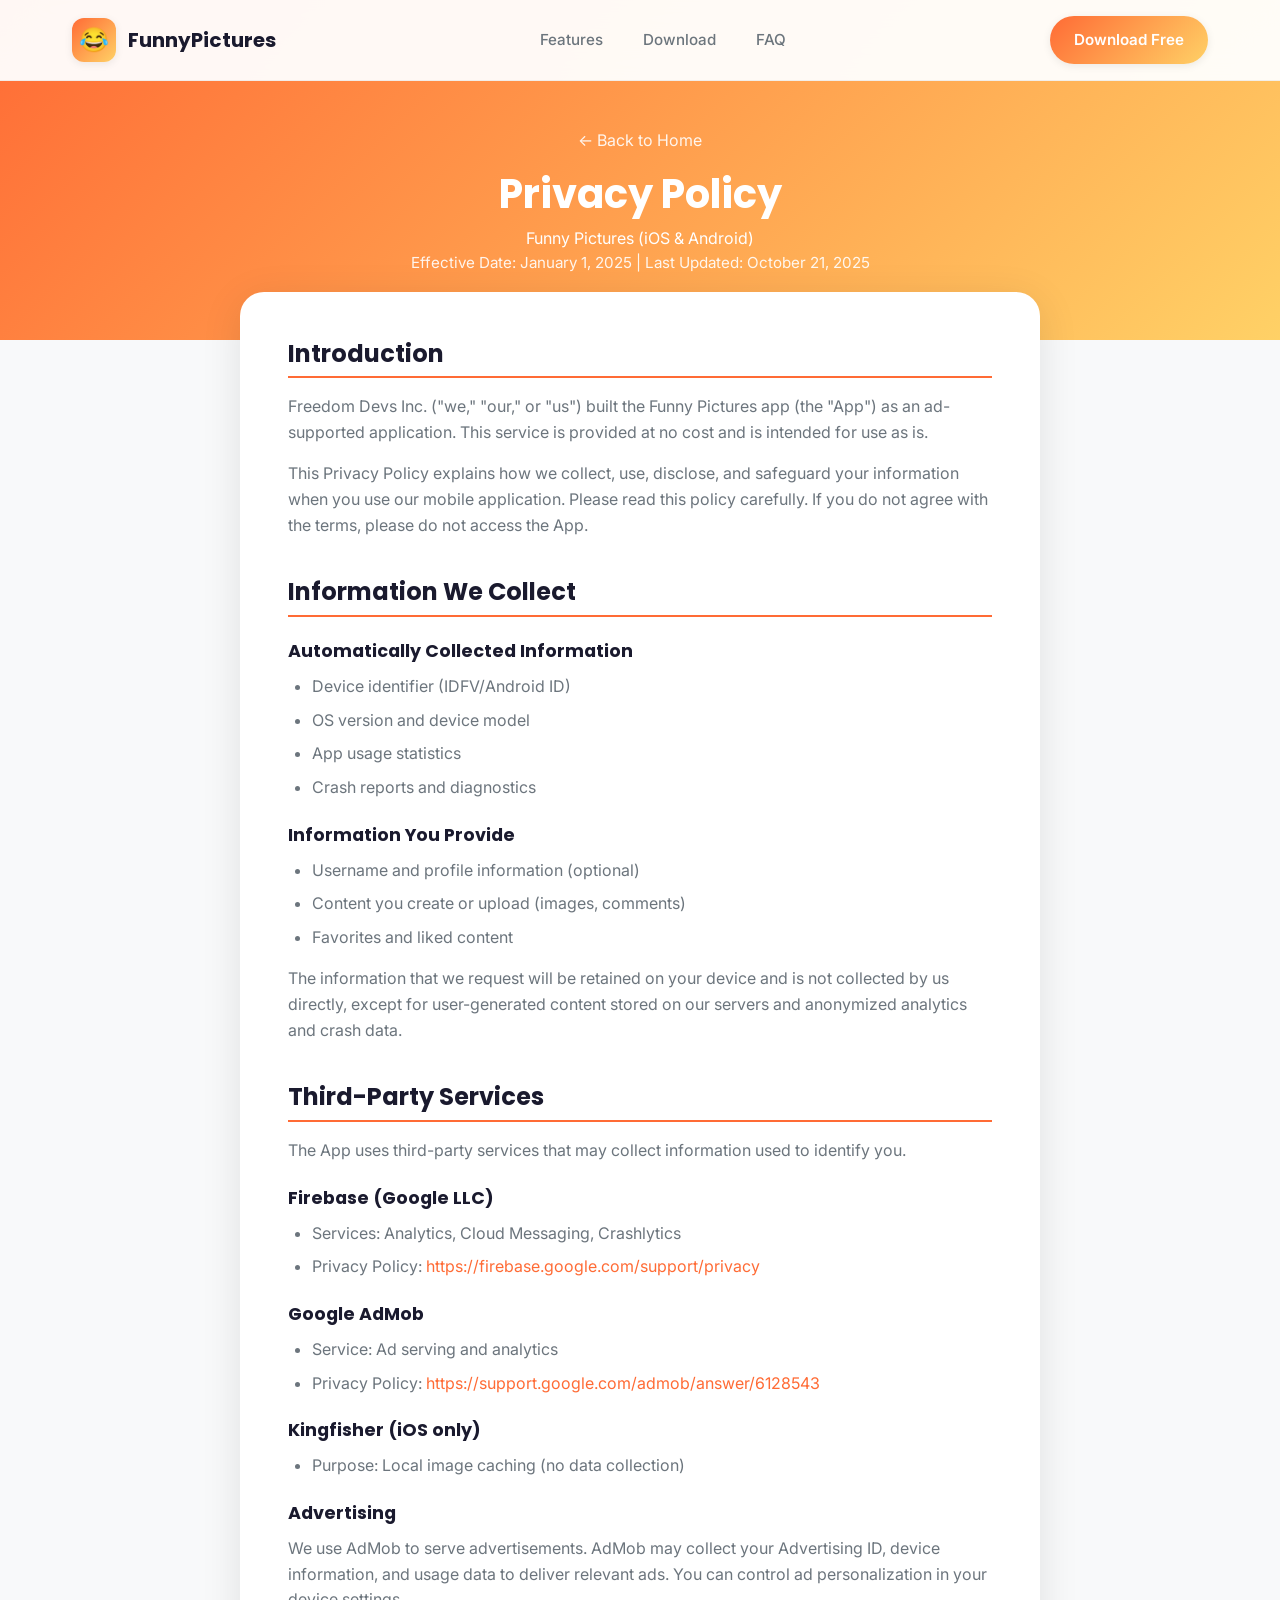
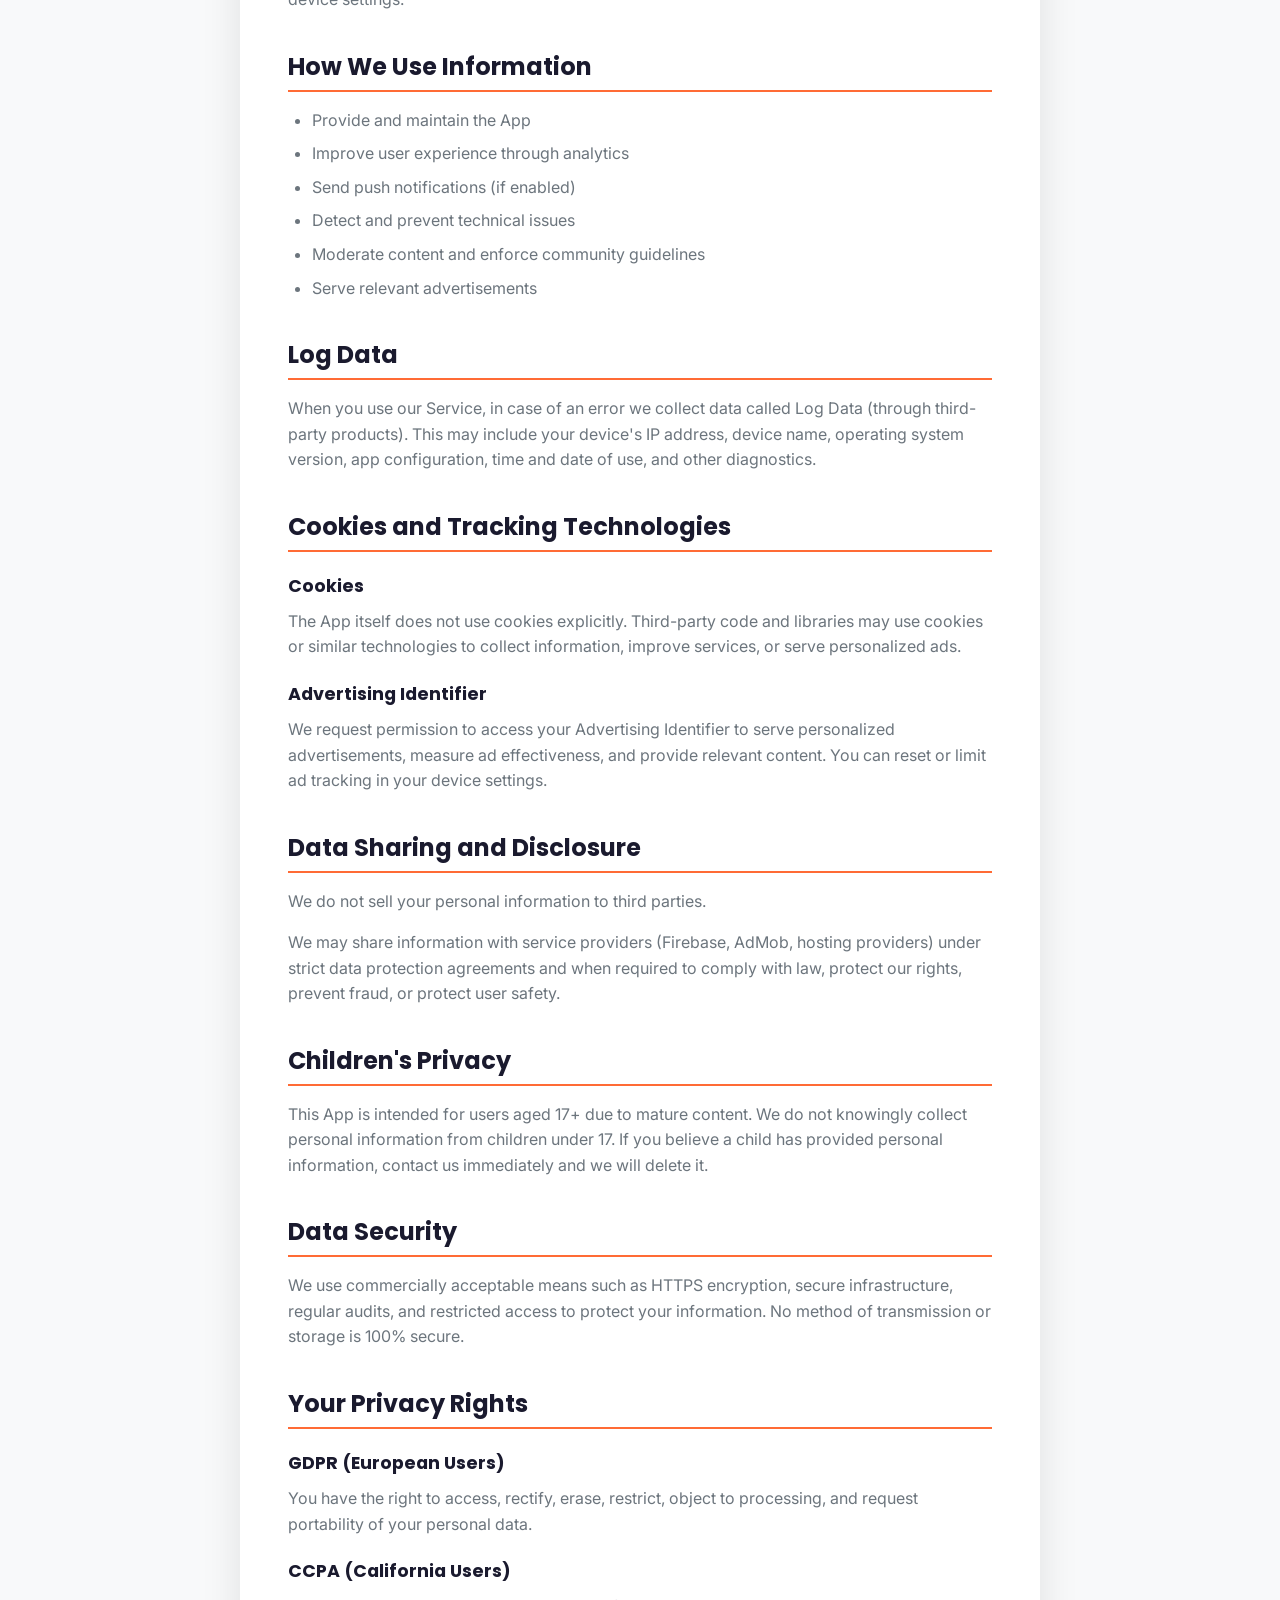
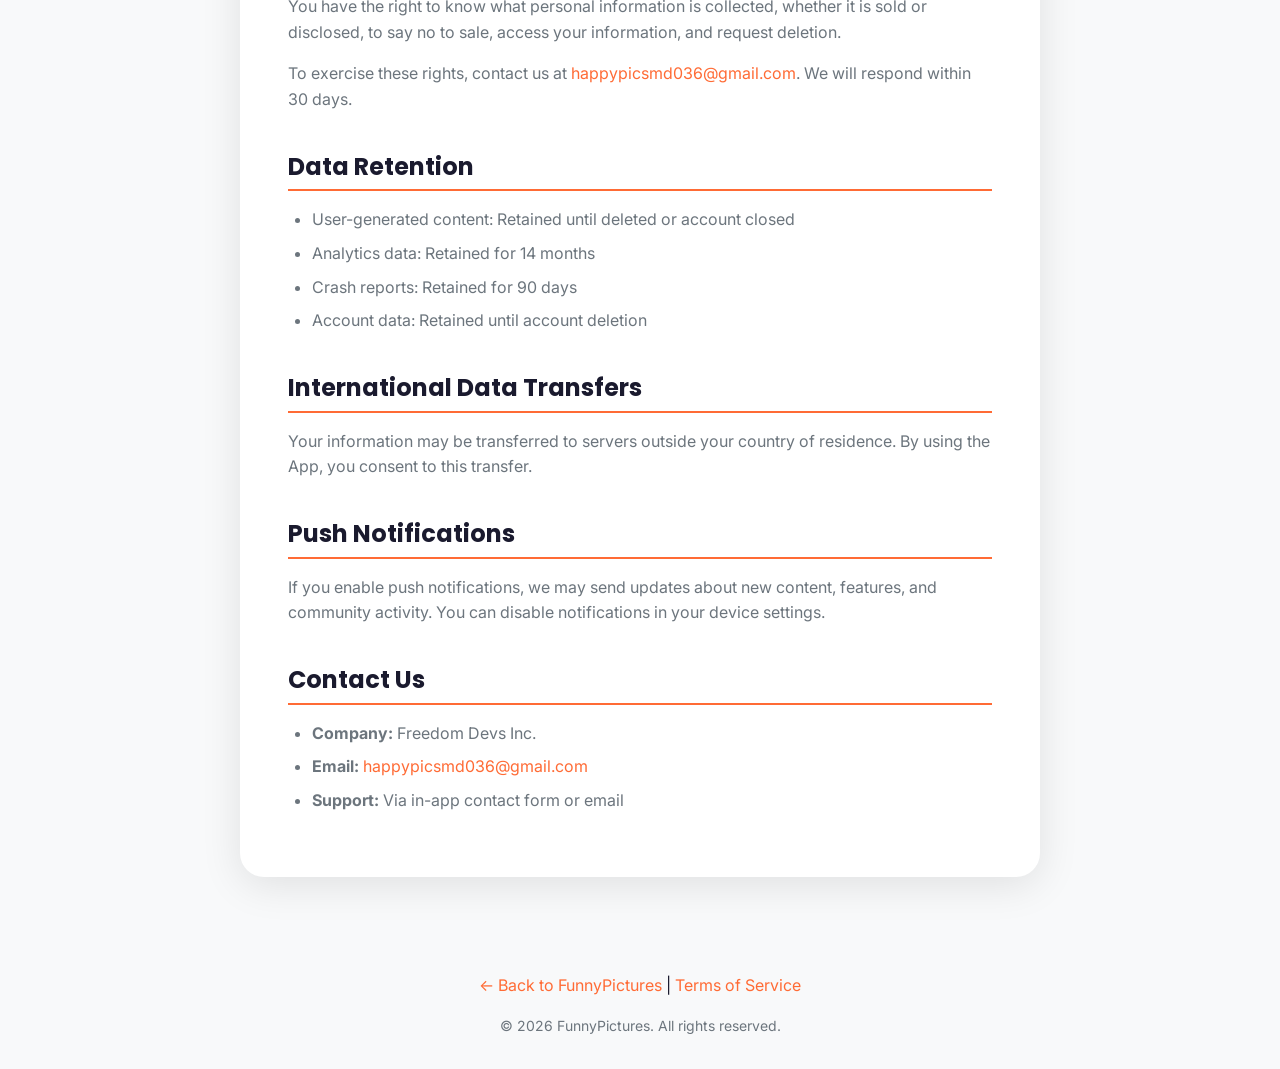
<file: privacy-policy.html>
<!DOCTYPE html>
<html lang="en">
<head>
    <meta charset="UTF-8">
    <meta name="viewport" content="width=device-width, initial-scale=1.0">
    <meta name="description" content="Privacy Policy for FunnyPictures - Funny Memes & Jokes App">
    <title>Privacy Policy - FunnyPictures</title>
    <link rel="preconnect" href="https://fonts.googleapis.com">
    <link rel="preconnect" href="https://fonts.gstatic.com" crossorigin>
    <link href="https://fonts.googleapis.com/css2?family=Inter:wght@400;500;600;700&family=Poppins:wght@600;700&display=swap" rel="stylesheet">
    <link rel="stylesheet" href="styles.css">
    <style>
        .legal-hero {
            background: var(--gradient-primary);
            padding: 8rem 2rem 4rem;
            text-align: center;
            color: white;
        }
        .legal-hero h1 {
            font-size: 2.5rem;
            margin-bottom: 0.5rem;
            color: white;
            -webkit-text-fill-color: white;
        }
        .legal-hero .meta {
            opacity: 0.9;
            font-size: 0.95rem;
        }
        .legal-content {
            max-width: 800px;
            margin: -3rem auto 4rem;
            background: white;
            border-radius: 24px;
            padding: 3rem;
            box-shadow: 0 8px 40px rgba(0,0,0,0.1);
        }
        .legal-content h2 {
            color: var(--dark);
            font-size: 1.5rem;
            margin-top: 2.5rem;
            margin-bottom: 1rem;
            padding-bottom: 0.5rem;
            border-bottom: 2px solid var(--primary);
        }
        .legal-content h2:first-child {
            margin-top: 0;
        }
        .legal-content h3 {
            color: var(--dark);
            font-size: 1.1rem;
            margin-top: 1.5rem;
            margin-bottom: 0.75rem;
        }
        .legal-content p {
            color: var(--gray);
            margin-bottom: 1rem;
        }
        .legal-content ul {
            color: var(--gray);
            margin-bottom: 1rem;
            padding-left: 1.5rem;
        }
        .legal-content li {
            margin-bottom: 0.5rem;
        }
        .legal-content a {
            color: var(--primary);
            text-decoration: none;
        }
        .legal-content a:hover {
            text-decoration: underline;
        }
        .back-link {
            display: inline-flex;
            align-items: center;
            gap: 0.5rem;
            color: white;
            text-decoration: none;
            margin-bottom: 1rem;
            opacity: 0.9;
            transition: opacity 0.3s;
        }
        .back-link:hover {
            opacity: 1;
        }
        .legal-footer {
            text-align: center;
            padding: 2rem;
            background: var(--light);
        }
        .legal-footer a {
            color: var(--primary);
            text-decoration: none;
        }
    </style>
</head>
<body>
    <!-- Navigation -->
    <nav id="navbar" class="scrolled">
        <div class="nav-container">
            <a href="index.html" class="logo">
                <div class="logo-icon">😂</div>
                <span class="logo-text">FunnyPictures</span>
            </a>
            <ul class="nav-links">
                <li><a href="index.html#features">Features</a></li>
                <li><a href="index.html#download">Download</a></li>
                <li><a href="index.html#faq">FAQ</a></li>
            </ul>
            <div class="nav-cta">
                <a href="https://apps.apple.com/us/app/funnypics-funny-memes-jokes/id6755989494" target="_blank" class="btn btn-primary">Download Free</a>
            </div>
        </div>
    </nav>

    <!-- Hero -->
    <section class="legal-hero">
        <a href="index.html" class="back-link">← Back to Home</a>
        <h1>Privacy Policy</h1>
        <p>Funny Pictures (iOS & Android)</p>
        <p class="meta">Effective Date: January 1, 2025 | Last Updated: October 21, 2025</p>
    </section>

    <!-- Content -->
    <main class="legal-content">
        <h2>Introduction</h2>
        <p>Freedom Devs Inc. ("we," "our," or "us") built the Funny Pictures app (the "App") as an ad-supported application. This service is provided at no cost and is intended for use as is.</p>
        <p>This Privacy Policy explains how we collect, use, disclose, and safeguard your information when you use our mobile application. Please read this policy carefully. If you do not agree with the terms, please do not access the App.</p>

        <h2>Information We Collect</h2>
        <h3>Automatically Collected Information</h3>
        <ul>
            <li>Device identifier (IDFV/Android ID)</li>
            <li>OS version and device model</li>
            <li>App usage statistics</li>
            <li>Crash reports and diagnostics</li>
        </ul>
        <h3>Information You Provide</h3>
        <ul>
            <li>Username and profile information (optional)</li>
            <li>Content you create or upload (images, comments)</li>
            <li>Favorites and liked content</li>
        </ul>
        <p>The information that we request will be retained on your device and is not collected by us directly, except for user-generated content stored on our servers and anonymized analytics and crash data.</p>

        <h2>Third-Party Services</h2>
        <p>The App uses third-party services that may collect information used to identify you.</p>
        
        <h3>Firebase (Google LLC)</h3>
        <ul>
            <li>Services: Analytics, Cloud Messaging, Crashlytics</li>
            <li>Privacy Policy: <a href="https://firebase.google.com/support/privacy" target="_blank" rel="noopener">https://firebase.google.com/support/privacy</a></li>
        </ul>
        
        <h3>Google AdMob</h3>
        <ul>
            <li>Service: Ad serving and analytics</li>
            <li>Privacy Policy: <a href="https://support.google.com/admob/answer/6128543" target="_blank" rel="noopener">https://support.google.com/admob/answer/6128543</a></li>
        </ul>
        
        <h3>Kingfisher (iOS only)</h3>
        <ul>
            <li>Purpose: Local image caching (no data collection)</li>
        </ul>
        
        <h3>Advertising</h3>
        <p>We use AdMob to serve advertisements. AdMob may collect your Advertising ID, device information, and usage data to deliver relevant ads. You can control ad personalization in your device settings.</p>

        <h2>How We Use Information</h2>
        <ul>
            <li>Provide and maintain the App</li>
            <li>Improve user experience through analytics</li>
            <li>Send push notifications (if enabled)</li>
            <li>Detect and prevent technical issues</li>
            <li>Moderate content and enforce community guidelines</li>
            <li>Serve relevant advertisements</li>
        </ul>

        <h2>Log Data</h2>
        <p>When you use our Service, in case of an error we collect data called Log Data (through third-party products). This may include your device's IP address, device name, operating system version, app configuration, time and date of use, and other diagnostics.</p>

        <h2>Cookies and Tracking Technologies</h2>
        <h3>Cookies</h3>
        <p>The App itself does not use cookies explicitly. Third-party code and libraries may use cookies or similar technologies to collect information, improve services, or serve personalized ads.</p>
        
        <h3>Advertising Identifier</h3>
        <p>We request permission to access your Advertising Identifier to serve personalized advertisements, measure ad effectiveness, and provide relevant content. You can reset or limit ad tracking in your device settings.</p>

        <h2>Data Sharing and Disclosure</h2>
        <p>We do not sell your personal information to third parties.</p>
        <p>We may share information with service providers (Firebase, AdMob, hosting providers) under strict data protection agreements and when required to comply with law, protect our rights, prevent fraud, or protect user safety.</p>

        <h2>Children's Privacy</h2>
        <p>This App is intended for users aged 17+ due to mature content. We do not knowingly collect personal information from children under 17. If you believe a child has provided personal information, contact us immediately and we will delete it.</p>

        <h2>Data Security</h2>
        <p>We use commercially acceptable means such as HTTPS encryption, secure infrastructure, regular audits, and restricted access to protect your information. No method of transmission or storage is 100% secure.</p>

        <h2>Your Privacy Rights</h2>
        <h3>GDPR (European Users)</h3>
        <p>You have the right to access, rectify, erase, restrict, object to processing, and request portability of your personal data.</p>
        
        <h3>CCPA (California Users)</h3>
        <p>You have the right to know what personal information is collected, whether it is sold or disclosed, to say no to sale, access your information, and request deletion.</p>
        <p>To exercise these rights, contact us at <a href="mailto:happypicsmd036@gmail.com">happypicsmd036@gmail.com</a>. We will respond within 30 days.</p>

        <h2>Data Retention</h2>
        <ul>
            <li>User-generated content: Retained until deleted or account closed</li>
            <li>Analytics data: Retained for 14 months</li>
            <li>Crash reports: Retained for 90 days</li>
            <li>Account data: Retained until account deletion</li>
        </ul>

        <h2>International Data Transfers</h2>
        <p>Your information may be transferred to servers outside your country of residence. By using the App, you consent to this transfer.</p>

        <h2>Push Notifications</h2>
        <p>If you enable push notifications, we may send updates about new content, features, and community activity. You can disable notifications in your device settings.</p>

        <h2>Contact Us</h2>
        <ul>
            <li><strong>Company:</strong> Freedom Devs Inc.</li>
            <li><strong>Email:</strong> <a href="mailto:happypicsmd036@gmail.com">happypicsmd036@gmail.com</a></li>
            <li><strong>Support:</strong> Via in-app contact form or email</li>
        </ul>
    </main>

    <!-- Footer -->
    <div class="legal-footer">
        <p><a href="index.html">← Back to FunnyPictures</a> | <a href="terms.html">Terms of Service</a></p>
        <p style="margin-top: 1rem; color: var(--gray); font-size: 0.875rem;">&copy; <span class="js-current-year">2024</span> FunnyPictures. All rights reserved.</p>
    </div>

    <script src="script.js"></script>
</body>
</html>
</file>
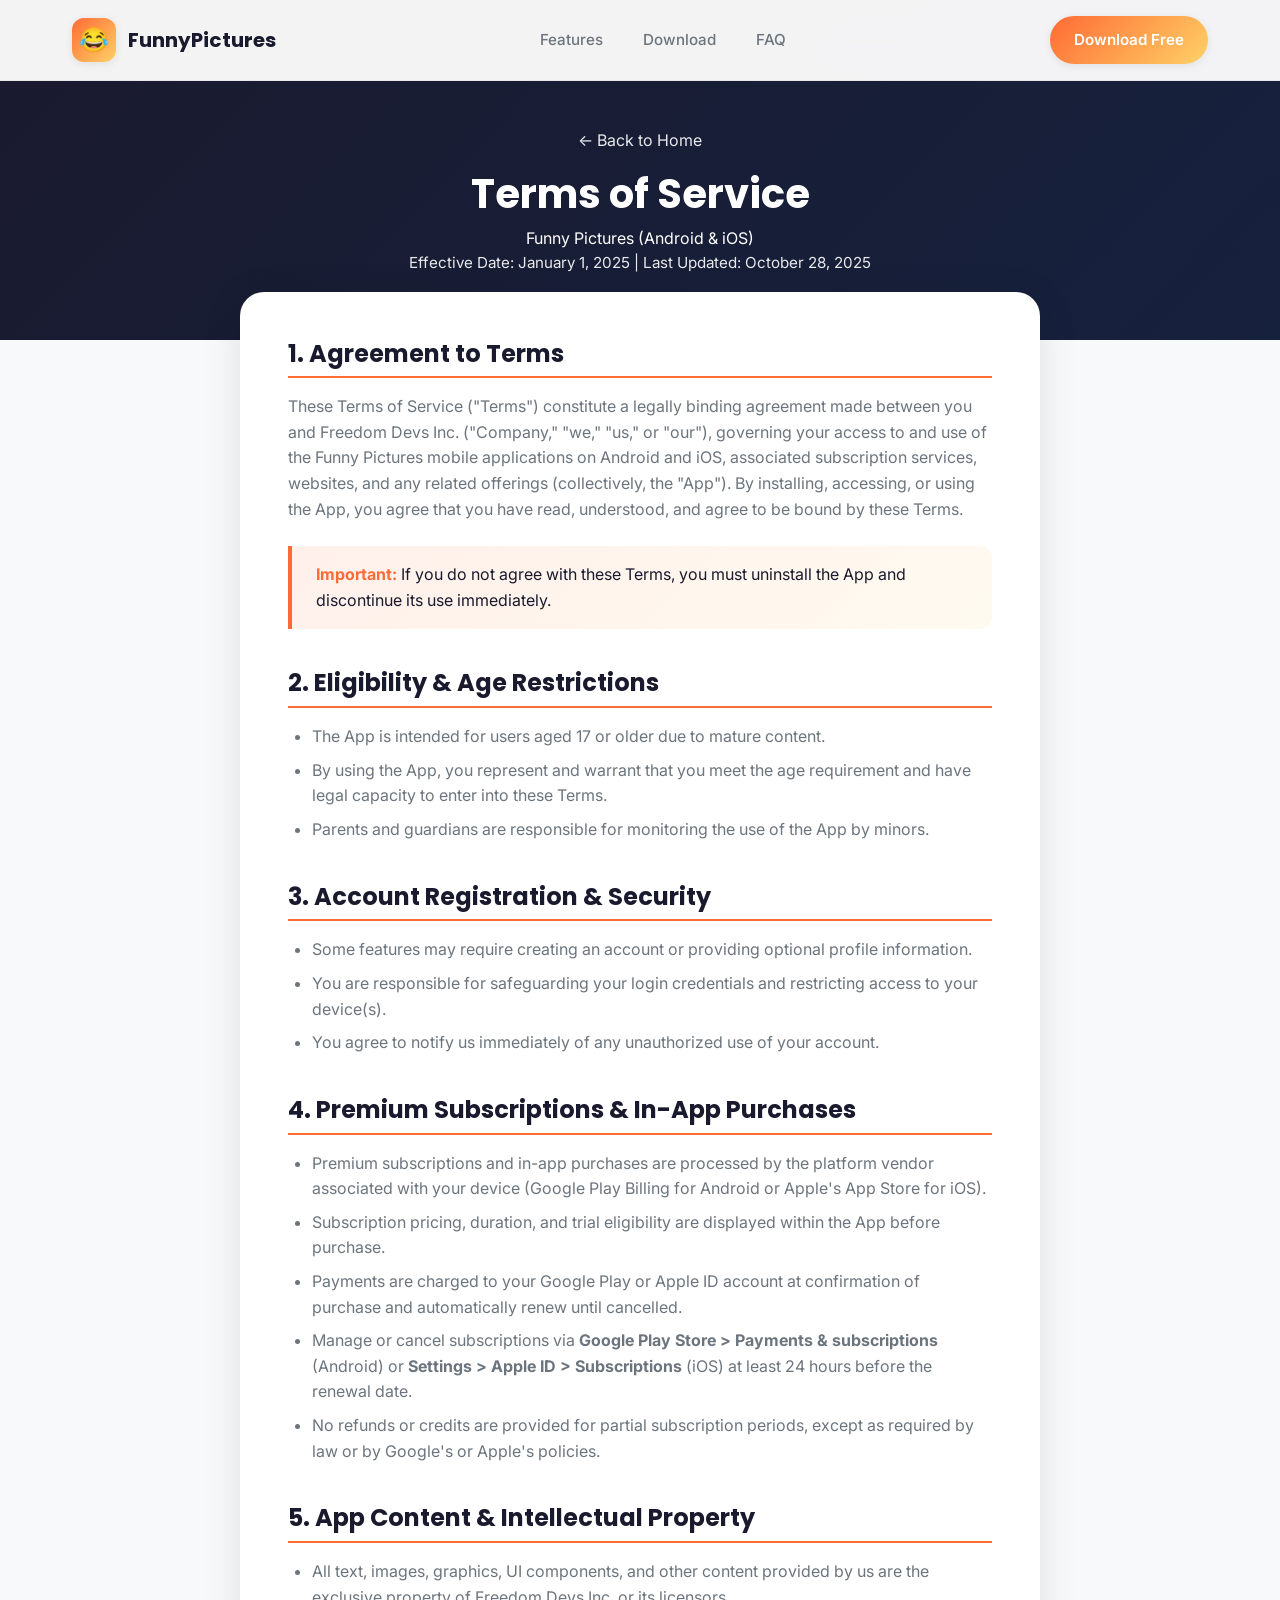
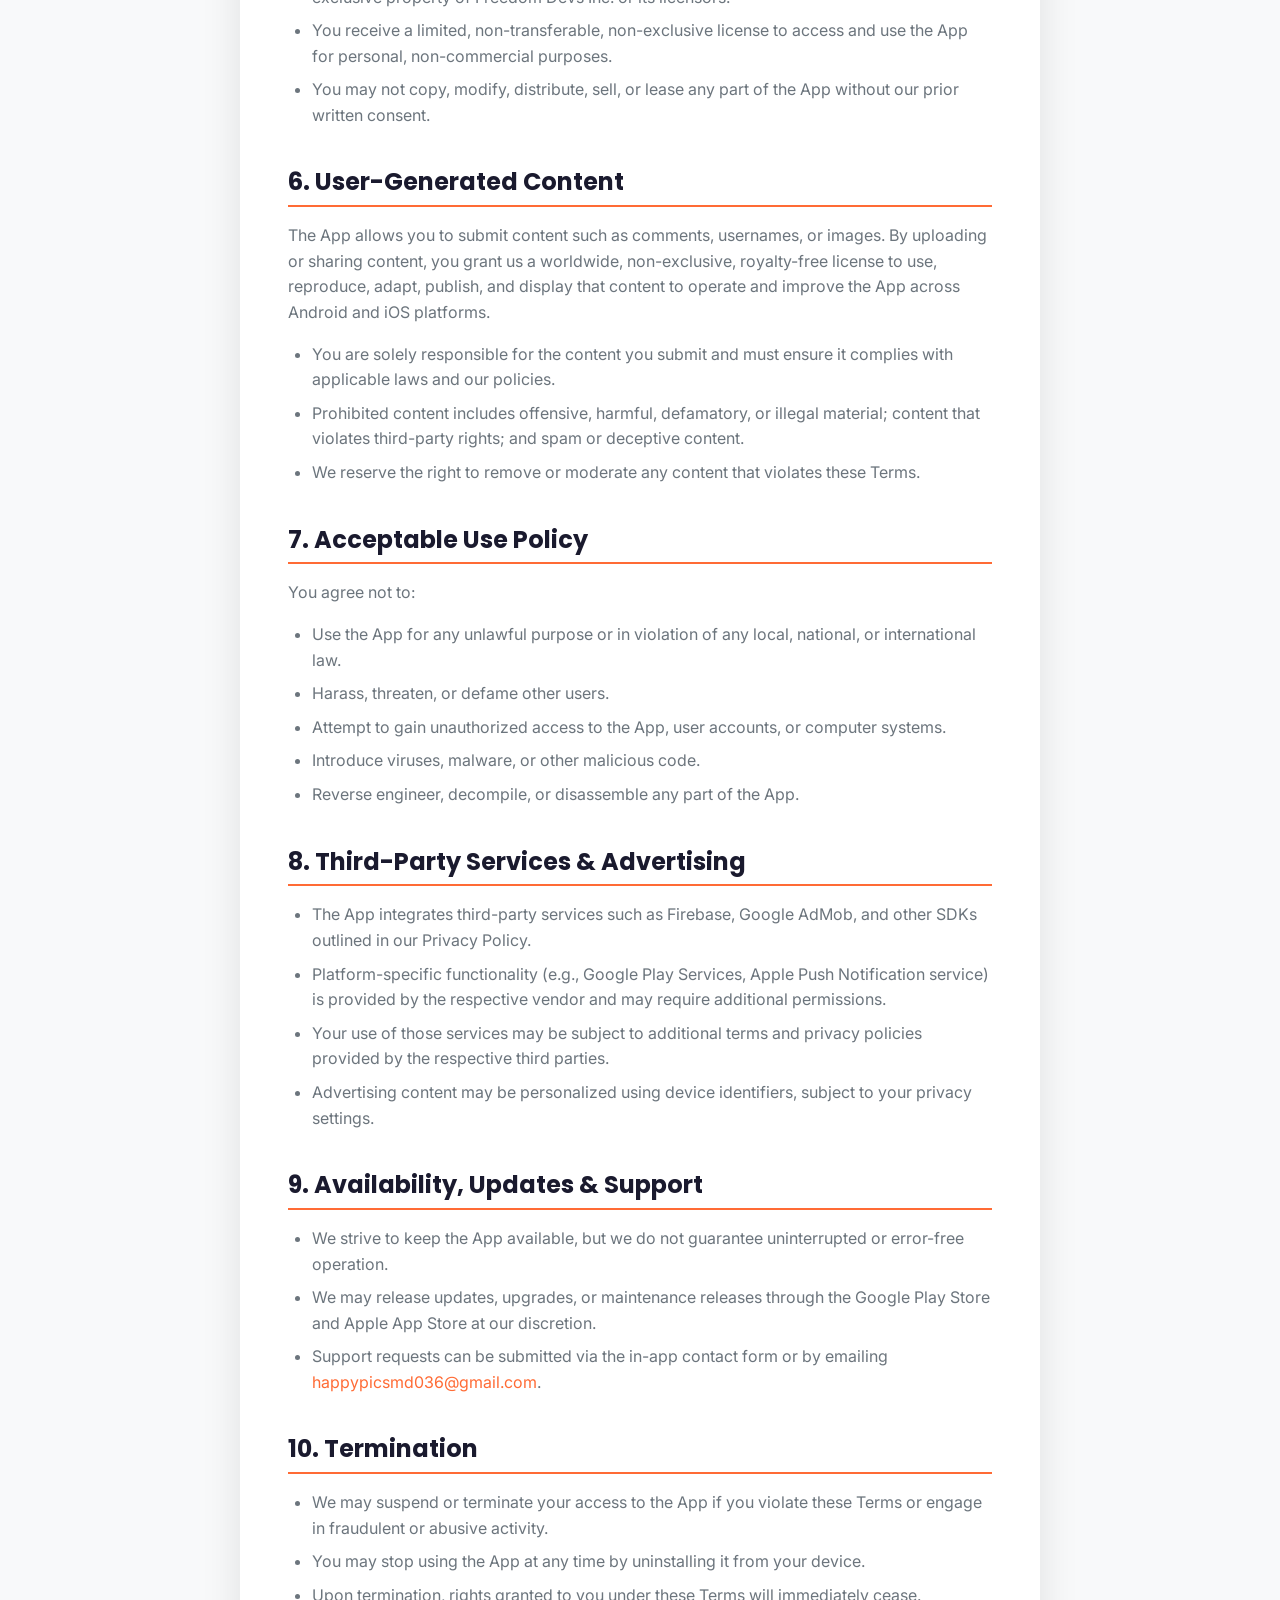
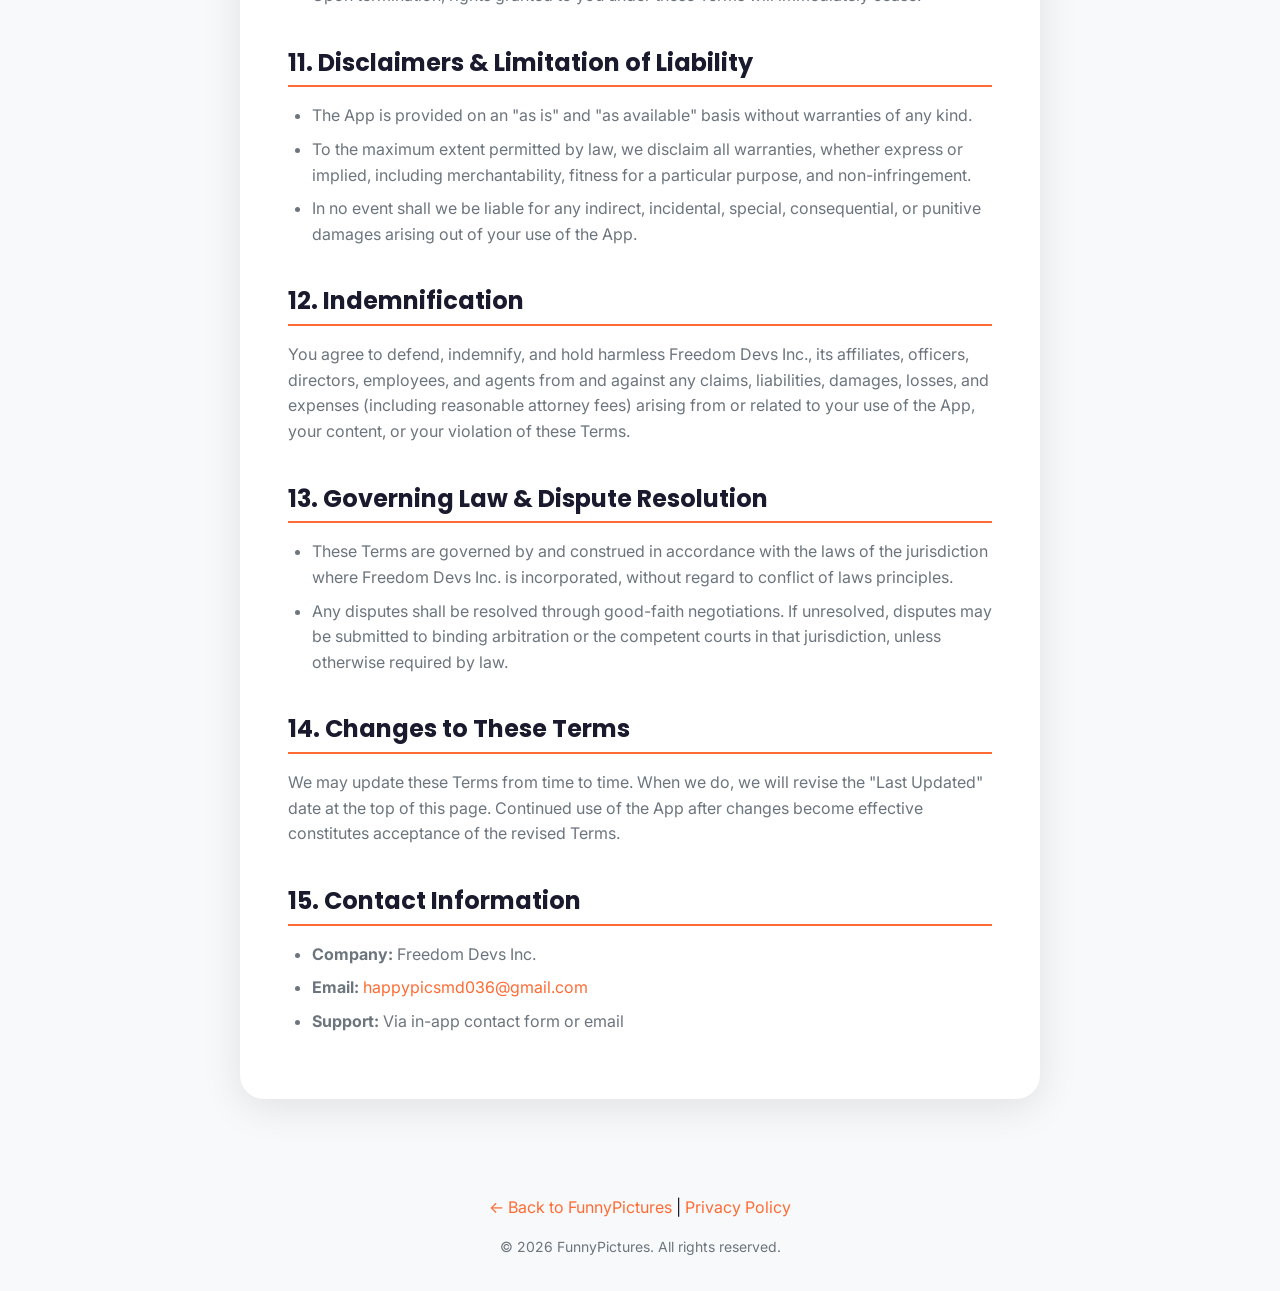
<file: terms.html>
<!DOCTYPE html>
<html lang="en">
<head>
    <meta charset="UTF-8">
    <meta name="viewport" content="width=device-width, initial-scale=1.0">
    <meta name="description" content="Terms of Service for FunnyPictures - Funny Memes & Jokes App">
    <title>Terms of Service - FunnyPictures</title>
    <link rel="preconnect" href="https://fonts.googleapis.com">
    <link rel="preconnect" href="https://fonts.gstatic.com" crossorigin>
    <link href="https://fonts.googleapis.com/css2?family=Inter:wght@400;500;600;700&family=Poppins:wght@600;700&display=swap" rel="stylesheet">
    <link rel="stylesheet" href="styles.css">
    <style>
        .legal-hero {
            background: var(--gradient-dark);
            padding: 8rem 2rem 4rem;
            text-align: center;
            color: white;
        }
        .legal-hero h1 {
            font-size: 2.5rem;
            margin-bottom: 0.5rem;
            color: white;
            -webkit-text-fill-color: white;
        }
        .legal-hero .meta {
            opacity: 0.9;
            font-size: 0.95rem;
        }
        .legal-content {
            max-width: 800px;
            margin: -3rem auto 4rem;
            background: white;
            border-radius: 24px;
            padding: 3rem;
            box-shadow: 0 8px 40px rgba(0,0,0,0.1);
        }
        .legal-content h2 {
            color: var(--dark);
            font-size: 1.5rem;
            margin-top: 2.5rem;
            margin-bottom: 1rem;
            padding-bottom: 0.5rem;
            border-bottom: 2px solid var(--primary);
        }
        .legal-content h2:first-child {
            margin-top: 0;
        }
        .legal-content h3 {
            color: var(--dark);
            font-size: 1.1rem;
            margin-top: 1.5rem;
            margin-bottom: 0.75rem;
        }
        .legal-content p {
            color: var(--gray);
            margin-bottom: 1rem;
        }
        .legal-content ul {
            color: var(--gray);
            margin-bottom: 1rem;
            padding-left: 1.5rem;
        }
        .legal-content li {
            margin-bottom: 0.5rem;
        }
        .legal-content a {
            color: var(--primary);
            text-decoration: none;
        }
        .legal-content a:hover {
            text-decoration: underline;
        }
        .back-link {
            display: inline-flex;
            align-items: center;
            gap: 0.5rem;
            color: white;
            text-decoration: none;
            margin-bottom: 1rem;
            opacity: 0.9;
            transition: opacity 0.3s;
        }
        .back-link:hover {
            opacity: 1;
        }
        .callout {
            background: linear-gradient(135deg, rgba(255, 107, 53, 0.1) 0%, rgba(255, 209, 102, 0.1) 100%);
            border-left: 4px solid var(--primary);
            padding: 1rem 1.5rem;
            border-radius: 0 12px 12px 0;
            margin: 1.5rem 0;
        }
        .callout strong {
            color: var(--primary);
        }
        .legal-footer {
            text-align: center;
            padding: 2rem;
            background: var(--light);
        }
        .legal-footer a {
            color: var(--primary);
            text-decoration: none;
        }
    </style>
</head>
<body>
    <!-- Navigation -->
    <nav id="navbar" class="scrolled">
        <div class="nav-container">
            <a href="index.html" class="logo">
                <div class="logo-icon">😂</div>
                <span class="logo-text">FunnyPictures</span>
            </a>
            <ul class="nav-links">
                <li><a href="index.html#features">Features</a></li>
                <li><a href="index.html#download">Download</a></li>
                <li><a href="index.html#faq">FAQ</a></li>
            </ul>
            <div class="nav-cta">
                <a href="https://apps.apple.com/us/app/funnypics-funny-memes-jokes/id6755989494" target="_blank" class="btn btn-primary">Download Free</a>
            </div>
        </div>
    </nav>

    <!-- Hero -->
    <section class="legal-hero">
        <a href="index.html" class="back-link">← Back to Home</a>
        <h1>Terms of Service</h1>
        <p>Funny Pictures (Android & iOS)</p>
        <p class="meta">Effective Date: January 1, 2025 | Last Updated: October 28, 2025</p>
    </section>

    <!-- Content -->
    <main class="legal-content">
        <h2>1. Agreement to Terms</h2>
        <p>These Terms of Service ("Terms") constitute a legally binding agreement made between you and Freedom Devs Inc. ("Company," "we," "us," or "our"), governing your access to and use of the Funny Pictures mobile applications on Android and iOS, associated subscription services, websites, and any related offerings (collectively, the "App"). By installing, accessing, or using the App, you agree that you have read, understood, and agree to be bound by these Terms.</p>
        <div class="callout">
            <strong>Important:</strong> If you do not agree with these Terms, you must uninstall the App and discontinue its use immediately.
        </div>

        <h2>2. Eligibility & Age Restrictions</h2>
        <ul>
            <li>The App is intended for users aged 17 or older due to mature content.</li>
            <li>By using the App, you represent and warrant that you meet the age requirement and have legal capacity to enter into these Terms.</li>
            <li>Parents and guardians are responsible for monitoring the use of the App by minors.</li>
        </ul>

        <h2>3. Account Registration & Security</h2>
        <ul>
            <li>Some features may require creating an account or providing optional profile information.</li>
            <li>You are responsible for safeguarding your login credentials and restricting access to your device(s).</li>
            <li>You agree to notify us immediately of any unauthorized use of your account.</li>
        </ul>

        <h2>4. Premium Subscriptions & In-App Purchases</h2>
        <ul>
            <li>Premium subscriptions and in-app purchases are processed by the platform vendor associated with your device (Google Play Billing for Android or Apple's App Store for iOS).</li>
            <li>Subscription pricing, duration, and trial eligibility are displayed within the App before purchase.</li>
            <li>Payments are charged to your Google Play or Apple ID account at confirmation of purchase and automatically renew until cancelled.</li>
            <li>Manage or cancel subscriptions via <strong>Google Play Store > Payments & subscriptions</strong> (Android) or <strong>Settings > Apple ID > Subscriptions</strong> (iOS) at least 24 hours before the renewal date.</li>
            <li>No refunds or credits are provided for partial subscription periods, except as required by law or by Google's or Apple's policies.</li>
        </ul>

        <h2>5. App Content & Intellectual Property</h2>
        <ul>
            <li>All text, images, graphics, UI components, and other content provided by us are the exclusive property of Freedom Devs Inc. or its licensors.</li>
            <li>You receive a limited, non-transferable, non-exclusive license to access and use the App for personal, non-commercial purposes.</li>
            <li>You may not copy, modify, distribute, sell, or lease any part of the App without our prior written consent.</li>
        </ul>

        <h2>6. User-Generated Content</h2>
        <p>The App allows you to submit content such as comments, usernames, or images. By uploading or sharing content, you grant us a worldwide, non-exclusive, royalty-free license to use, reproduce, adapt, publish, and display that content to operate and improve the App across Android and iOS platforms.</p>
        <ul>
            <li>You are solely responsible for the content you submit and must ensure it complies with applicable laws and our policies.</li>
            <li>Prohibited content includes offensive, harmful, defamatory, or illegal material; content that violates third-party rights; and spam or deceptive content.</li>
            <li>We reserve the right to remove or moderate any content that violates these Terms.</li>
        </ul>

        <h2>7. Acceptable Use Policy</h2>
        <p>You agree not to:</p>
        <ul>
            <li>Use the App for any unlawful purpose or in violation of any local, national, or international law.</li>
            <li>Harass, threaten, or defame other users.</li>
            <li>Attempt to gain unauthorized access to the App, user accounts, or computer systems.</li>
            <li>Introduce viruses, malware, or other malicious code.</li>
            <li>Reverse engineer, decompile, or disassemble any part of the App.</li>
        </ul>

        <h2>8. Third-Party Services & Advertising</h2>
        <ul>
            <li>The App integrates third-party services such as Firebase, Google AdMob, and other SDKs outlined in our Privacy Policy.</li>
            <li>Platform-specific functionality (e.g., Google Play Services, Apple Push Notification service) is provided by the respective vendor and may require additional permissions.</li>
            <li>Your use of those services may be subject to additional terms and privacy policies provided by the respective third parties.</li>
            <li>Advertising content may be personalized using device identifiers, subject to your privacy settings.</li>
        </ul>

        <h2>9. Availability, Updates & Support</h2>
        <ul>
            <li>We strive to keep the App available, but we do not guarantee uninterrupted or error-free operation.</li>
            <li>We may release updates, upgrades, or maintenance releases through the Google Play Store and Apple App Store at our discretion.</li>
            <li>Support requests can be submitted via the in-app contact form or by emailing <a href="mailto:happypicsmd036@gmail.com">happypicsmd036@gmail.com</a>.</li>
        </ul>

        <h2>10. Termination</h2>
        <ul>
            <li>We may suspend or terminate your access to the App if you violate these Terms or engage in fraudulent or abusive activity.</li>
            <li>You may stop using the App at any time by uninstalling it from your device.</li>
            <li>Upon termination, rights granted to you under these Terms will immediately cease.</li>
        </ul>

        <h2>11. Disclaimers & Limitation of Liability</h2>
        <ul>
            <li>The App is provided on an "as is" and "as available" basis without warranties of any kind.</li>
            <li>To the maximum extent permitted by law, we disclaim all warranties, whether express or implied, including merchantability, fitness for a particular purpose, and non-infringement.</li>
            <li>In no event shall we be liable for any indirect, incidental, special, consequential, or punitive damages arising out of your use of the App.</li>
        </ul>

        <h2>12. Indemnification</h2>
        <p>You agree to defend, indemnify, and hold harmless Freedom Devs Inc., its affiliates, officers, directors, employees, and agents from and against any claims, liabilities, damages, losses, and expenses (including reasonable attorney fees) arising from or related to your use of the App, your content, or your violation of these Terms.</p>

        <h2>13. Governing Law & Dispute Resolution</h2>
        <ul>
            <li>These Terms are governed by and construed in accordance with the laws of the jurisdiction where Freedom Devs Inc. is incorporated, without regard to conflict of laws principles.</li>
            <li>Any disputes shall be resolved through good-faith negotiations. If unresolved, disputes may be submitted to binding arbitration or the competent courts in that jurisdiction, unless otherwise required by law.</li>
        </ul>

        <h2>14. Changes to These Terms</h2>
        <p>We may update these Terms from time to time. When we do, we will revise the "Last Updated" date at the top of this page. Continued use of the App after changes become effective constitutes acceptance of the revised Terms.</p>

        <h2>15. Contact Information</h2>
        <ul>
            <li><strong>Company:</strong> Freedom Devs Inc.</li>
            <li><strong>Email:</strong> <a href="mailto:happypicsmd036@gmail.com">happypicsmd036@gmail.com</a></li>
            <li><strong>Support:</strong> Via in-app contact form or email</li>
        </ul>
    </main>

    <!-- Footer -->
    <div class="legal-footer">
        <p><a href="index.html">← Back to FunnyPictures</a> | <a href="privacy-policy.html">Privacy Policy</a></p>
        <p style="margin-top: 1rem; color: var(--gray); font-size: 0.875rem;">&copy; <span class="js-current-year">2024</span> FunnyPictures. All rights reserved.</p>
    </div>

    <script src="script.js"></script>
</body>
</html>
</file>
<file: styles.css>
/* ===== CSS Variables ===== */
:root {
    --primary: #FF6B35;
    --primary-dark: #E55A2B;
    --secondary: #FFD166;
    --accent: #06D6A0;
    --dark: #1A1A2E;
    --dark-light: #16213E;
    --light: #F8F9FA;
    --gray: #6C757D;
    --gray-light: #ADB5BD;
    --white: #FFFFFF;
    --gradient-primary: linear-gradient(135deg, #FF6B35 0%, #FFD166 100%);
    --gradient-dark: linear-gradient(135deg, #1A1A2E 0%, #16213E 100%);
    --shadow-sm: 0 2px 8px rgba(0,0,0,0.08);
    --shadow-md: 0 4px 20px rgba(0,0,0,0.12);
    --shadow-lg: 0 8px 40px rgba(0,0,0,0.16);
    --shadow-glow: 0 0 40px rgba(255, 107, 53, 0.3);
    --radius-sm: 8px;
    --radius-md: 16px;
    --radius-lg: 24px;
    --radius-full: 50px;
}

/* ===== Reset & Base ===== */
* {
    margin: 0;
    padding: 0;
    box-sizing: border-box;
}

html {
    scroll-behavior: smooth;
}

body {
    font-family: 'Inter', -apple-system, BlinkMacSystemFont, 'Segoe UI', sans-serif;
    background: var(--light);
    color: var(--dark);
    line-height: 1.6;
    overflow-x: hidden;
}

h1, h2, h3, h4, h5, h6 {
    font-family: 'Poppins', sans-serif;
    font-weight: 700;
    line-height: 1.2;
}

.container {
    max-width: 1200px;
    margin: 0 auto;
    padding: 0 2rem;
}

/* ===== Navigation ===== */
nav {
    position: fixed;
    top: 0;
    left: 0;
    right: 0;
    z-index: 1000;
    background: rgba(255, 255, 255, 0.95);
    backdrop-filter: blur(20px);
    -webkit-backdrop-filter: blur(20px);
    border-bottom: 1px solid rgba(0,0,0,0.05);
    transition: all 0.3s ease;
}

nav.scrolled {
    box-shadow: var(--shadow-md);
}

.nav-container {
    max-width: 1200px;
    margin: 0 auto;
    padding: 1rem 2rem;
    display: flex;
    justify-content: space-between;
    align-items: center;
}

.logo {
    display: flex;
    align-items: center;
    gap: 0.75rem;
    text-decoration: none;
    color: var(--dark);
}

.logo-icon {
    width: 44px;
    height: 44px;
    background: var(--gradient-primary);
    border-radius: 12px;
    display: flex;
    align-items: center;
    justify-content: center;
    font-size: 1.5rem;
    box-shadow: var(--shadow-sm);
}

.logo-text {
    font-family: 'Poppins', sans-serif;
    font-weight: 700;
    font-size: 1.25rem;
}

.nav-links {
    display: flex;
    gap: 2.5rem;
    list-style: none;
}

.nav-links a {
    text-decoration: none;
    color: var(--gray);
    font-weight: 500;
    font-size: 0.95rem;
    transition: color 0.3s ease;
    position: relative;
}

.nav-links a::after {
    content: '';
    position: absolute;
    bottom: -4px;
    left: 0;
    width: 0;
    height: 2px;
    background: var(--primary);
    transition: width 0.3s ease;
}

.nav-links a:hover {
    color: var(--primary);
}

.nav-links a:hover::after {
    width: 100%;
}

.mobile-menu-btn {
    display: none;
    flex-direction: column;
    gap: 5px;
    cursor: pointer;
    padding: 10px;
    background: none;
    border: none;
}

.mobile-menu-btn span {
    width: 24px;
    height: 2px;
    background: var(--dark);
    border-radius: 2px;
    transition: all 0.3s ease;
}

/* ===== Buttons ===== */
.btn {
    display: inline-flex;
    align-items: center;
    justify-content: center;
    gap: 0.5rem;
    padding: 0.75rem 1.5rem;
    border-radius: var(--radius-full);
    font-weight: 600;
    font-size: 0.95rem;
    text-decoration: none;
    transition: all 0.3s ease;
    cursor: pointer;
    border: none;
}

.btn-lg {
    padding: 1rem 2rem;
    font-size: 1rem;
}

.btn-primary {
    background: var(--gradient-primary);
    color: var(--white);
    box-shadow: var(--shadow-sm);
}

.btn-primary:hover {
    transform: translateY(-2px);
    box-shadow: var(--shadow-md), var(--shadow-glow);
}

.btn-dark {
    background: var(--dark);
    color: var(--white);
}

.btn-dark:hover {
    background: var(--dark-light);
    transform: translateY(-2px);
    box-shadow: var(--shadow-md);
}

.btn-outline {
    background: transparent;
    color: var(--dark);
    border: 2px solid var(--dark);
}

.btn-outline:hover {
    background: var(--dark);
    color: var(--white);
}

/* ===== Nav Right Section ===== */
.nav-right {
    display: flex;
    align-items: center;
    gap: 1rem;
}

.nav-cta-btn {
    white-space: nowrap;
}

/* ===== Language Switcher (Desktop) ===== */
.lang-switcher {
    position: relative;
}

.lang-btn {
    display: flex;
    align-items: center;
    gap: 0.25rem;
    background: var(--light);
    border: none;
    padding: 0.5rem 0.75rem;
    border-radius: var(--radius-full);
    font-size: 0.875rem;
    font-weight: 600;
    color: var(--dark);
    cursor: pointer;
    transition: all 0.3s ease;
}

.lang-btn:hover {
    background: var(--gray-light);
}

.lang-dropdown {
    position: absolute;
    top: 100%;
    right: 0;
    margin-top: 0.5rem;
    background: var(--white);
    border-radius: var(--radius-md);
    box-shadow: var(--shadow-lg);
    min-width: 150px;
    opacity: 0;
    visibility: hidden;
    transform: translateY(-10px);
    transition: all 0.3s ease;
    z-index: 1000;
    overflow: hidden;
}

.lang-switcher:hover .lang-dropdown,
.lang-switcher.open .lang-dropdown {
    opacity: 1;
    visibility: visible;
    transform: translateY(0);
}

.lang-dropdown a {
    display: flex;
    align-items: center;
    gap: 0.5rem;
    padding: 0.75rem 1rem;
    text-decoration: none;
    color: var(--dark);
    font-size: 0.875rem;
    transition: background 0.2s ease;
}

.lang-dropdown a:hover {
    background: var(--light);
}

.lang-dropdown a.active {
    background: rgba(255, 107, 53, 0.1);
    color: var(--primary);
    font-weight: 600;
}

/* ===== Mobile Menu ===== */
.mobile-menu {
    position: fixed;
    top: 0;
    left: 0;
    right: 0;
    bottom: 0;
    background: var(--white);
    z-index: 998;
    padding: 6rem 2rem 2rem;
    display: flex;
    flex-direction: column;
    transform: translateX(100%);
    transition: transform 0.3s ease;
}

.mobile-menu.active {
    transform: translateX(0);
}

.mobile-nav-links {
    list-style: none;
    margin-bottom: 2rem;
}

.mobile-nav-links li {
    border-bottom: 1px solid var(--light);
}

.mobile-nav-links a {
    display: block;
    padding: 1rem 0;
    text-decoration: none;
    color: var(--dark);
    font-size: 1.125rem;
    font-weight: 500;
}

.mobile-lang-switcher {
    display: flex;
    gap: 0.5rem;
    margin-bottom: 2rem;
    flex-wrap: wrap;
}

.mobile-lang-switcher a {
    display: flex;
    align-items: center;
    gap: 0.25rem;
    padding: 0.5rem 1rem;
    background: var(--light);
    border-radius: var(--radius-full);
    text-decoration: none;
    color: var(--dark);
    font-size: 0.875rem;
    font-weight: 500;
}

.mobile-lang-switcher a.active {
    background: var(--gradient-primary);
    color: var(--white);
}

.btn-block {
    width: 100%;
    text-align: center;
    margin-top: auto;
}

/* Mobile Menu Button Animation */
.mobile-menu-btn.active span:nth-child(1) {
    transform: rotate(45deg) translate(6px, 6px);
}

.mobile-menu-btn.active span:nth-child(2) {
    opacity: 0;
}

.mobile-menu-btn.active span:nth-child(3) {
    transform: rotate(-45deg) translate(6px, -6px);
}

/* ===== Hero Section ===== */
.hero {
    min-height: 100vh;
    display: flex;
    align-items: center;
    padding: 8rem 2rem 4rem;
    background: linear-gradient(180deg, #FFF8F5 0%, var(--light) 100%);
    position: relative;
    overflow: hidden;
}

.hero::before {
    content: '';
    position: absolute;
    top: -50%;
    right: -20%;
    width: 80%;
    height: 150%;
    background: radial-gradient(circle, rgba(255, 107, 53, 0.08) 0%, transparent 70%);
    pointer-events: none;
}

.hero-container {
    max-width: 1200px;
    margin: 0 auto;
    display: grid;
    grid-template-columns: 1fr 1fr;
    gap: 4rem;
    align-items: center;
    width: 100%;
}

.hero-content {
    z-index: 1;
}

.hero-badge {
    display: inline-flex;
    align-items: center;
    gap: 0.5rem;
    background: var(--white);
    padding: 0.5rem 1rem;
    border-radius: var(--radius-full);
    font-size: 0.875rem;
    font-weight: 500;
    color: var(--primary);
    box-shadow: var(--shadow-sm);
    margin-bottom: 1.5rem;
}

.hero-badge span {
    background: var(--accent);
    color: var(--white);
    padding: 0.125rem 0.5rem;
    border-radius: var(--radius-full);
    font-size: 0.75rem;
    font-weight: 600;
}

.hero h1 {
    font-size: 3.5rem;
    margin-bottom: 1.5rem;
    background: var(--gradient-primary);
    -webkit-background-clip: text;
    -webkit-text-fill-color: transparent;
    background-clip: text;
}

.hero-subtitle {
    font-size: 1.25rem;
    color: var(--gray);
    margin-bottom: 2rem;
    max-width: 500px;
}

.hero-cta {
    display: flex;
    gap: 1rem;
    margin-bottom: 3rem;
    flex-wrap: wrap;
}

.hero-stats {
    display: flex;
    gap: 3rem;
}

.stat {
    display: flex;
    flex-direction: column;
}

.stat-number {
    font-family: 'Poppins', sans-serif;
    font-size: 2rem;
    font-weight: 800;
    color: var(--dark);
}

.stat-label {
    font-size: 0.875rem;
    color: var(--gray);
}

/* Hero Visual */
.hero-visual {
    position: relative;
    display: flex;
    justify-content: center;
    align-items: center;
}

.phone-mockup {
    width: 280px;
    height: 580px;
    background: var(--dark);
    border-radius: 40px;
    padding: 12px;
    box-shadow: var(--shadow-lg);
    position: relative;
    z-index: 2;
}

.phone-screen {
    width: 100%;
    height: 100%;
    background: var(--white);
    border-radius: 32px;
    overflow: hidden;
}

.app-preview {
    height: 100%;
    display: flex;
    flex-direction: column;
}

.preview-header {
    background: var(--gradient-primary);
    padding: 1rem;
    color: var(--white);
    font-weight: 600;
    text-align: center;
}

.preview-content {
    flex: 1;
    padding: 1rem;
    display: flex;
    flex-direction: column;
    gap: 1rem;
    background: #f5f5f5;
}

.meme-card {
    background: var(--white);
    border-radius: var(--radius-md);
    padding: 2rem;
    text-align: center;
    font-size: 3rem;
    box-shadow: var(--shadow-sm);
    animation: float 3s ease-in-out infinite;
}

.meme-card:nth-child(2) {
    animation-delay: 0.5s;
}

.meme-card:nth-child(3) {
    animation-delay: 1s;
}

@keyframes float {
    0%, 100% { transform: translateY(0); }
    50% { transform: translateY(-10px); }
}

.floating-emoji {
    position: absolute;
    font-size: 3rem;
    animation: floatEmoji 4s ease-in-out infinite;
    z-index: 1;
}

.emoji-1 {
    top: 10%;
    left: 0;
    animation-delay: 0s;
}

.emoji-2 {
    top: 50%;
    right: 0;
    animation-delay: 1s;
}

.emoji-3 {
    bottom: 10%;
    left: 10%;
    animation-delay: 2s;
}

@keyframes floatEmoji {
    0%, 100% { transform: translateY(0) rotate(0deg); }
    50% { transform: translateY(-20px) rotate(10deg); }
}

/* ===== Section Styles ===== */
section {
    padding: 6rem 0;
}

.section-header {
    text-align: center;
    margin-bottom: 4rem;
}

.section-badge {
    display: inline-block;
    background: rgba(255, 107, 53, 0.1);
    color: var(--primary);
    padding: 0.5rem 1rem;
    border-radius: var(--radius-full);
    font-size: 0.875rem;
    font-weight: 600;
    margin-bottom: 1rem;
}

.section-header h2 {
    font-size: 2.5rem;
    margin-bottom: 1rem;
    color: var(--dark);
}

.section-header p {
    font-size: 1.125rem;
    color: var(--gray);
    max-width: 600px;
    margin: 0 auto;
}

/* ===== Features Section ===== */
.features {
    background: var(--white);
}

.features-grid {
    display: grid;
    grid-template-columns: repeat(3, 1fr);
    gap: 2rem;
}

.feature-card {
    background: var(--light);
    padding: 2rem;
    border-radius: var(--radius-lg);
    text-align: center;
    transition: all 0.3s ease;
}

.feature-card:hover {
    transform: translateY(-8px);
    box-shadow: var(--shadow-md);
}

.feature-icon {
    font-size: 3rem;
    margin-bottom: 1rem;
}

.feature-card h3 {
    font-size: 1.25rem;
    margin-bottom: 0.75rem;
    color: var(--dark);
}

.feature-card p {
    color: var(--gray);
    font-size: 0.95rem;
}

/* ===== How It Works ===== */
.how-it-works {
    background: var(--gradient-dark);
    color: var(--white);
}

.how-it-works .section-badge {
    background: rgba(255, 255, 255, 0.1);
    color: var(--white);
}

.how-it-works .section-header h2 {
    color: var(--white);
}

.steps-grid {
    display: grid;
    grid-template-columns: repeat(3, 1fr);
    gap: 3rem;
}

.step {
    text-align: center;
    position: relative;
}

.step::after {
    content: '→';
    position: absolute;
    right: -1.5rem;
    top: 2rem;
    font-size: 2rem;
    color: var(--primary);
}

.step:last-child::after {
    display: none;
}

.step-number {
    width: 60px;
    height: 60px;
    background: var(--gradient-primary);
    border-radius: 50%;
    display: flex;
    align-items: center;
    justify-content: center;
    font-family: 'Poppins', sans-serif;
    font-size: 1.5rem;
    font-weight: 700;
    margin: 0 auto 1.5rem;
}

.step h3 {
    font-size: 1.25rem;
    margin-bottom: 0.75rem;
}

.step p {
    color: var(--gray-light);
    font-size: 0.95rem;
}

/* ===== Categories ===== */
.categories-grid {
    display: grid;
    grid-template-columns: repeat(4, 1fr);
    gap: 1.5rem;
}

.category-card {
    background: var(--white);
    padding: 2rem;
    border-radius: var(--radius-lg);
    text-align: center;
    box-shadow: var(--shadow-sm);
    transition: all 0.3s ease;
    cursor: pointer;
}

.category-card:hover {
    transform: translateY(-4px);
    box-shadow: var(--shadow-md);
}

.category-emoji {
    font-size: 2.5rem;
    display: block;
    margin-bottom: 0.75rem;
}

.category-card h4 {
    font-size: 1rem;
    color: var(--dark);
}

/* ===== Testimonials ===== */
.testimonials {
    background: var(--light);
}

.testimonials-grid {
    display: grid;
    grid-template-columns: repeat(3, 1fr);
    gap: 2rem;
}

.testimonial-card {
    background: var(--white);
    padding: 2rem;
    border-radius: var(--radius-lg);
    box-shadow: var(--shadow-sm);
}

.stars {
    margin-bottom: 1rem;
    font-size: 1.25rem;
}

.testimonial-card p {
    font-size: 1rem;
    color: var(--dark);
    margin-bottom: 1.5rem;
    font-style: italic;
}

.testimonial-author {
    display: flex;
    flex-direction: column;
}

.author-name {
    font-weight: 600;
    color: var(--dark);
}

.author-platform {
    font-size: 0.875rem;
    color: var(--gray);
}

/* ===== Download Section ===== */
.download {
    background: var(--gradient-primary);
    text-align: center;
    color: var(--white);
}

.download-content h2 {
    font-size: 2.5rem;
    margin-bottom: 1rem;
}

.download-content p {
    font-size: 1.125rem;
    margin-bottom: 2rem;
    opacity: 0.9;
    max-width: 600px;
    margin-left: auto;
    margin-right: auto;
}

.download-buttons {
    display: flex;
    justify-content: center;
    gap: 1.5rem;
    flex-wrap: wrap;
}

.store-btn {
    display: flex;
    align-items: center;
    gap: 0.75rem;
    background: var(--dark);
    color: var(--white);
    padding: 1rem 1.5rem;
    border-radius: var(--radius-md);
    text-decoration: none;
    transition: all 0.3s ease;
}

.store-btn:hover {
    transform: translateY(-4px);
    box-shadow: var(--shadow-lg);
}

.store-text {
    display: flex;
    flex-direction: column;
    align-items: flex-start;
}

.store-text span {
    font-size: 0.75rem;
    opacity: 0.8;
}

.store-text strong {
    font-size: 1.125rem;
}

/* ===== FAQ Section ===== */
.faq {
    background: var(--white);
}

.faq-grid {
    display: grid;
    grid-template-columns: repeat(2, 1fr);
    gap: 2rem;
    max-width: 900px;
    margin: 0 auto;
}

.faq-item {
    background: var(--light);
    padding: 1.5rem;
    border-radius: var(--radius-md);
}

.faq-item h4 {
    font-size: 1.1rem;
    margin-bottom: 0.75rem;
    color: var(--dark);
}

.faq-item p {
    color: var(--gray);
    font-size: 0.95rem;
}

/* ===== Footer ===== */
footer {
    background: var(--dark);
    color: var(--white);
    padding: 4rem 0 2rem;
}

.footer-grid {
    display: grid;
    grid-template-columns: 2fr 1fr 1fr 1fr;
    gap: 3rem;
    margin-bottom: 3rem;
}

.footer-brand p {
    color: var(--gray-light);
    margin: 1rem 0;
    font-size: 0.95rem;
}

.footer-brand .logo {
    color: var(--white);
}

.social-links {
    display: flex;
    gap: 1rem;
}

.social-links a {
    width: 40px;
    height: 40px;
    background: rgba(255, 255, 255, 0.1);
    border-radius: 50%;
    display: flex;
    align-items: center;
    justify-content: center;
    color: var(--white);
    text-decoration: none;
    transition: all 0.3s ease;
}

.social-links a:hover {
    background: var(--primary);
}

.footer-links h4 {
    font-size: 1rem;
    margin-bottom: 1.5rem;
    color: var(--white);
}

.footer-links ul {
    list-style: none;
}

.footer-links li {
    margin-bottom: 0.75rem;
}

.footer-links a {
    color: var(--gray-light);
    text-decoration: none;
    font-size: 0.95rem;
    transition: color 0.3s ease;
}

.footer-links a:hover {
    color: var(--primary);
}

.footer-bottom {
    border-top: 1px solid rgba(255, 255, 255, 0.1);
    padding-top: 2rem;
    text-align: center;
}

.footer-bottom p {
    color: var(--gray-light);
    font-size: 0.875rem;
}

/* ===== Responsive Design ===== */
@media (max-width: 1024px) {
    .hero-container {
        grid-template-columns: 1fr;
        text-align: center;
    }

    .hero-content {
        order: 1;
    }

    .hero-visual {
        order: 2;
        margin-top: 2rem;
    }

    .hero-subtitle {
        margin-left: auto;
        margin-right: auto;
    }

    .hero-cta {
        justify-content: center;
    }

    .hero-stats {
        justify-content: center;
    }

    .features-grid {
        grid-template-columns: repeat(2, 1fr);
    }

    .steps-grid {
        grid-template-columns: 1fr;
        gap: 2rem;
    }

    .step::after {
        display: none;
    }

    .categories-grid {
        grid-template-columns: repeat(2, 1fr);
    }

    .testimonials-grid {
        grid-template-columns: 1fr;
    }

    .footer-grid {
        grid-template-columns: 1fr 1fr;
    }
}

@media (max-width: 768px) {
    /* Navigation */
    .nav-links {
        display: none;
    }

    .nav-right {
        display: none;
    }

    .mobile-menu-btn {
        display: flex;
        z-index: 1001;
    }

    .nav-container {
        padding: 0.75rem 1rem;
    }

    .logo-text {
        font-size: 1.1rem;
    }

    /* Hero */
    .hero {
        padding: 5rem 1rem 2rem;
        min-height: auto;
    }

    .hero h1 {
        font-size: 2rem;
    }

    .hero-subtitle {
        font-size: 1rem;
    }

    .hero-badge {
        font-size: 0.75rem;
        padding: 0.375rem 0.75rem;
    }

    .hero-stats {
        flex-direction: row;
        gap: 1rem;
        flex-wrap: wrap;
    }

    .stat-number {
        font-size: 1.5rem;
    }

    .stat-label {
        font-size: 0.75rem;
    }

    .phone-mockup {
        width: 200px;
        height: 420px;
        border-radius: 30px;
        padding: 8px;
    }

    .phone-screen {
        border-radius: 24px;
    }

    .floating-emoji {
        font-size: 2rem;
    }

    /* Sections */
    section {
        padding: 3rem 0;
    }

    .container {
        padding: 0 1rem;
    }

    .section-header h2 {
        font-size: 1.5rem;
    }

    .section-header p {
        font-size: 0.95rem;
    }

    .section-badge {
        font-size: 0.75rem;
        padding: 0.375rem 0.75rem;
    }

    /* Features */
    .features-grid {
        grid-template-columns: 1fr;
        gap: 1rem;
    }

    .feature-card {
        padding: 1.5rem;
    }

    .feature-icon {
        font-size: 2rem;
    }

    .feature-card h3 {
        font-size: 1.1rem;
    }

    /* Steps */
    .steps-grid {
        gap: 1.5rem;
    }

    .step-number {
        width: 50px;
        height: 50px;
        font-size: 1.25rem;
    }

    /* Categories */
    .categories-grid {
        grid-template-columns: repeat(2, 1fr);
        gap: 0.75rem;
    }

    .category-card {
        padding: 1rem;
    }

    .category-emoji {
        font-size: 2rem;
    }

    .category-card h4 {
        font-size: 0.875rem;
    }

    /* Testimonials */
    .testimonials-grid {
        gap: 1rem;
    }

    .testimonial-card {
        padding: 1.5rem;
    }

    /* Download */
    .download {
        padding: 3rem 0;
    }

    .download-content h2 {
        font-size: 1.5rem;
    }

    .download-content p {
        font-size: 0.95rem;
    }

    .download-buttons {
        flex-direction: column;
        align-items: center;
        gap: 1rem;
    }

    .store-btn {
        width: 100%;
        max-width: 280px;
        justify-content: center;
    }

    /* FAQ */
    .faq-grid {
        grid-template-columns: 1fr;
        gap: 1rem;
    }

    .faq-item {
        padding: 1.25rem;
    }

    .faq-item h4 {
        font-size: 1rem;
    }

    /* Footer */
    .footer-grid {
        grid-template-columns: 1fr;
        text-align: center;
        gap: 2rem;
    }

    .social-links {
        justify-content: center;
    }

    .footer-links h4 {
        margin-bottom: 1rem;
    }

    .footer-bottom {
        padding-top: 1.5rem;
    }
}

@media (max-width: 480px) {
    .hero h1 {
        font-size: 1.75rem;
    }

    .hero-cta {
        flex-direction: column;
        align-items: stretch;
        gap: 0.75rem;
    }

    .btn-lg {
        width: 100%;
        justify-content: center;
        padding: 0.875rem 1.5rem;
    }

    .hero-stats {
        justify-content: space-around;
    }

    .phone-mockup {
        width: 180px;
        height: 380px;
    }

    .meme-card {
        padding: 1rem;
        font-size: 2rem;
    }

    .categories-grid {
        grid-template-columns: repeat(2, 1fr);
        gap: 0.5rem;
    }

    .category-card {
        padding: 0.75rem;
    }

    .category-emoji {
        font-size: 1.5rem;
    }
}
</file>
